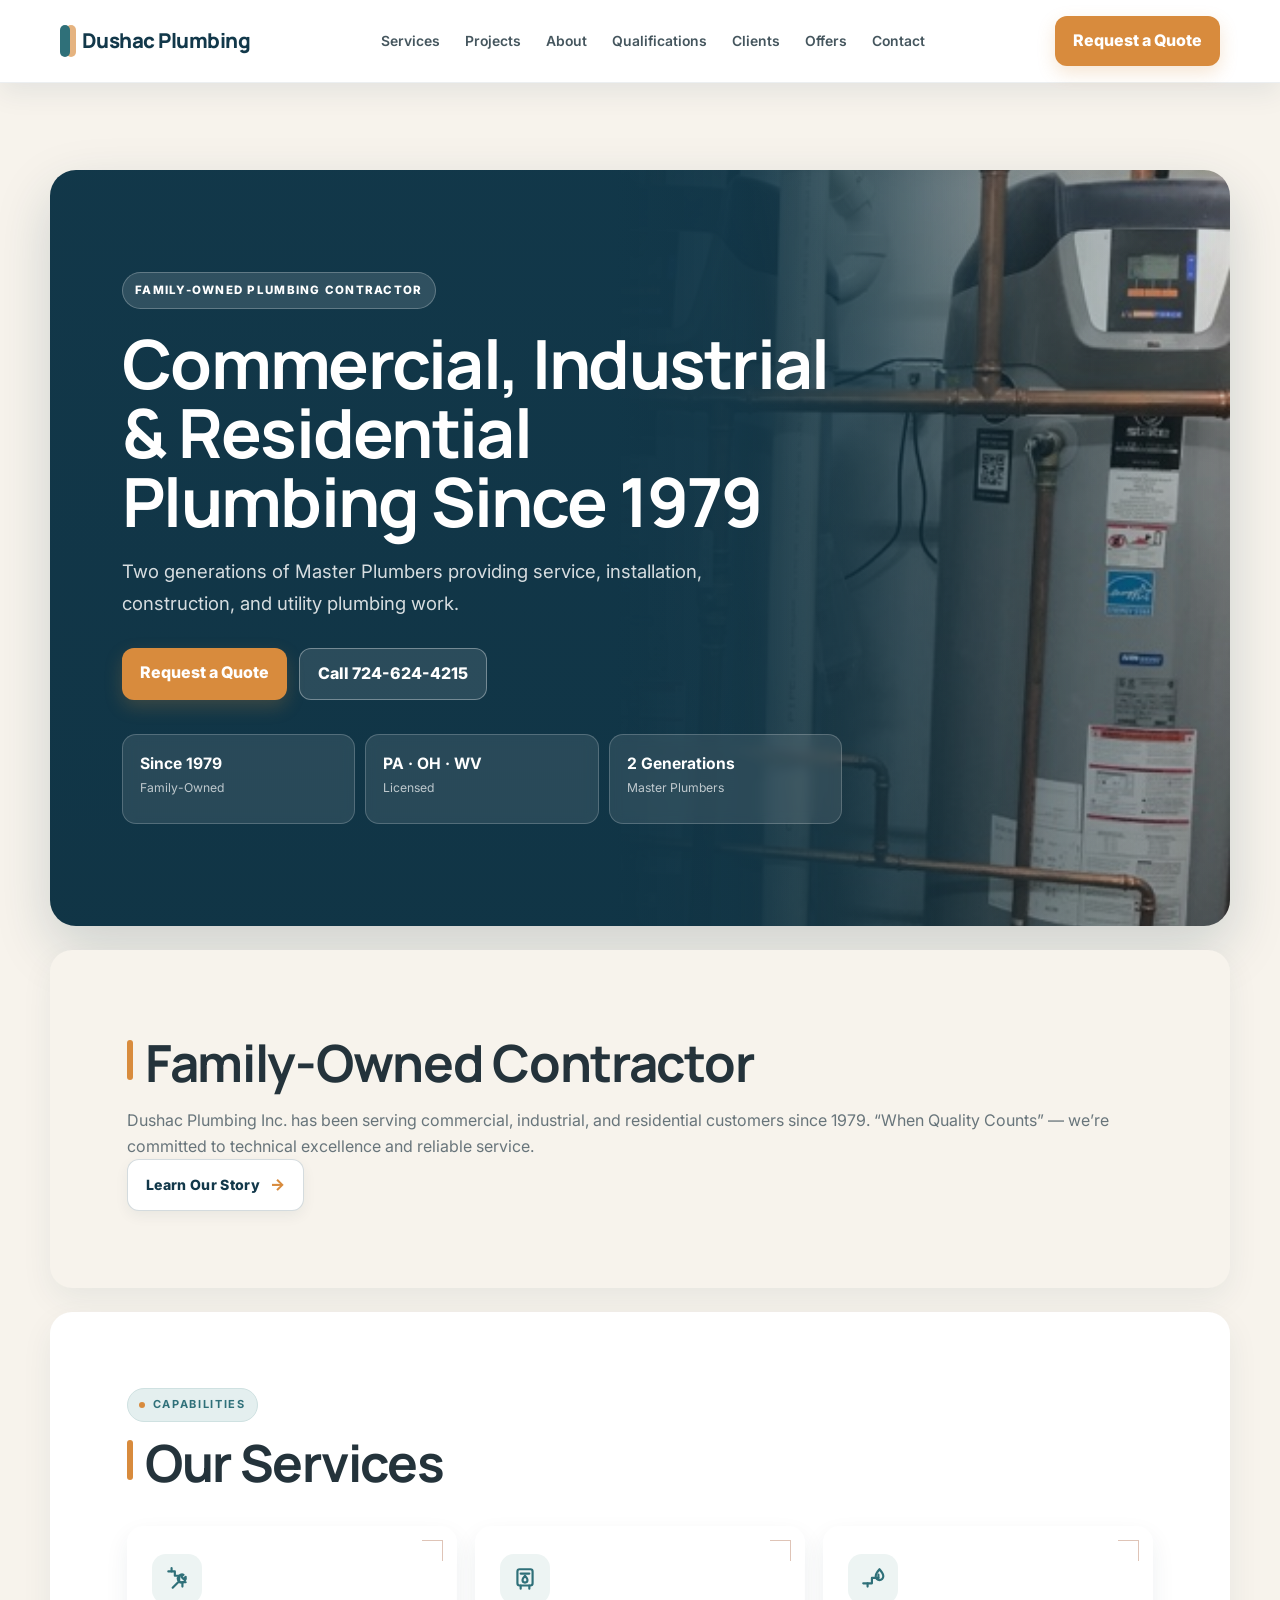
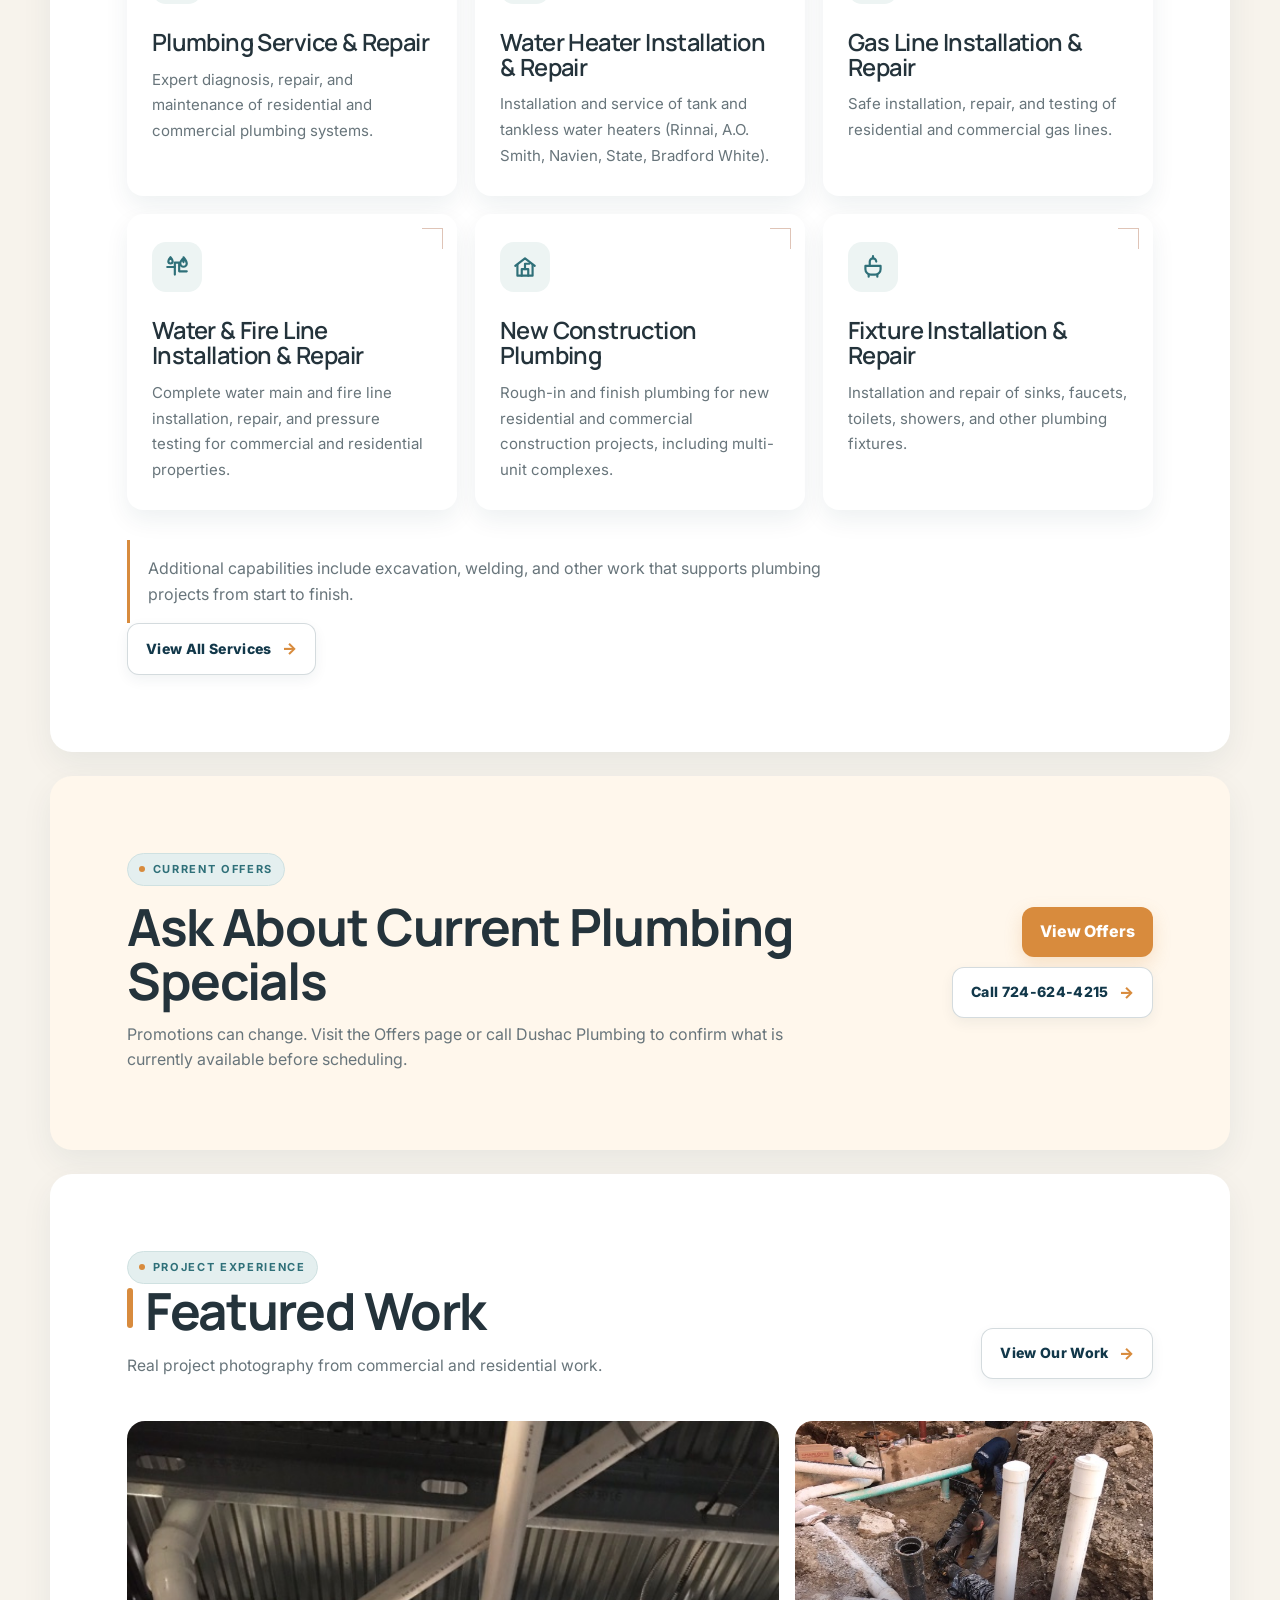
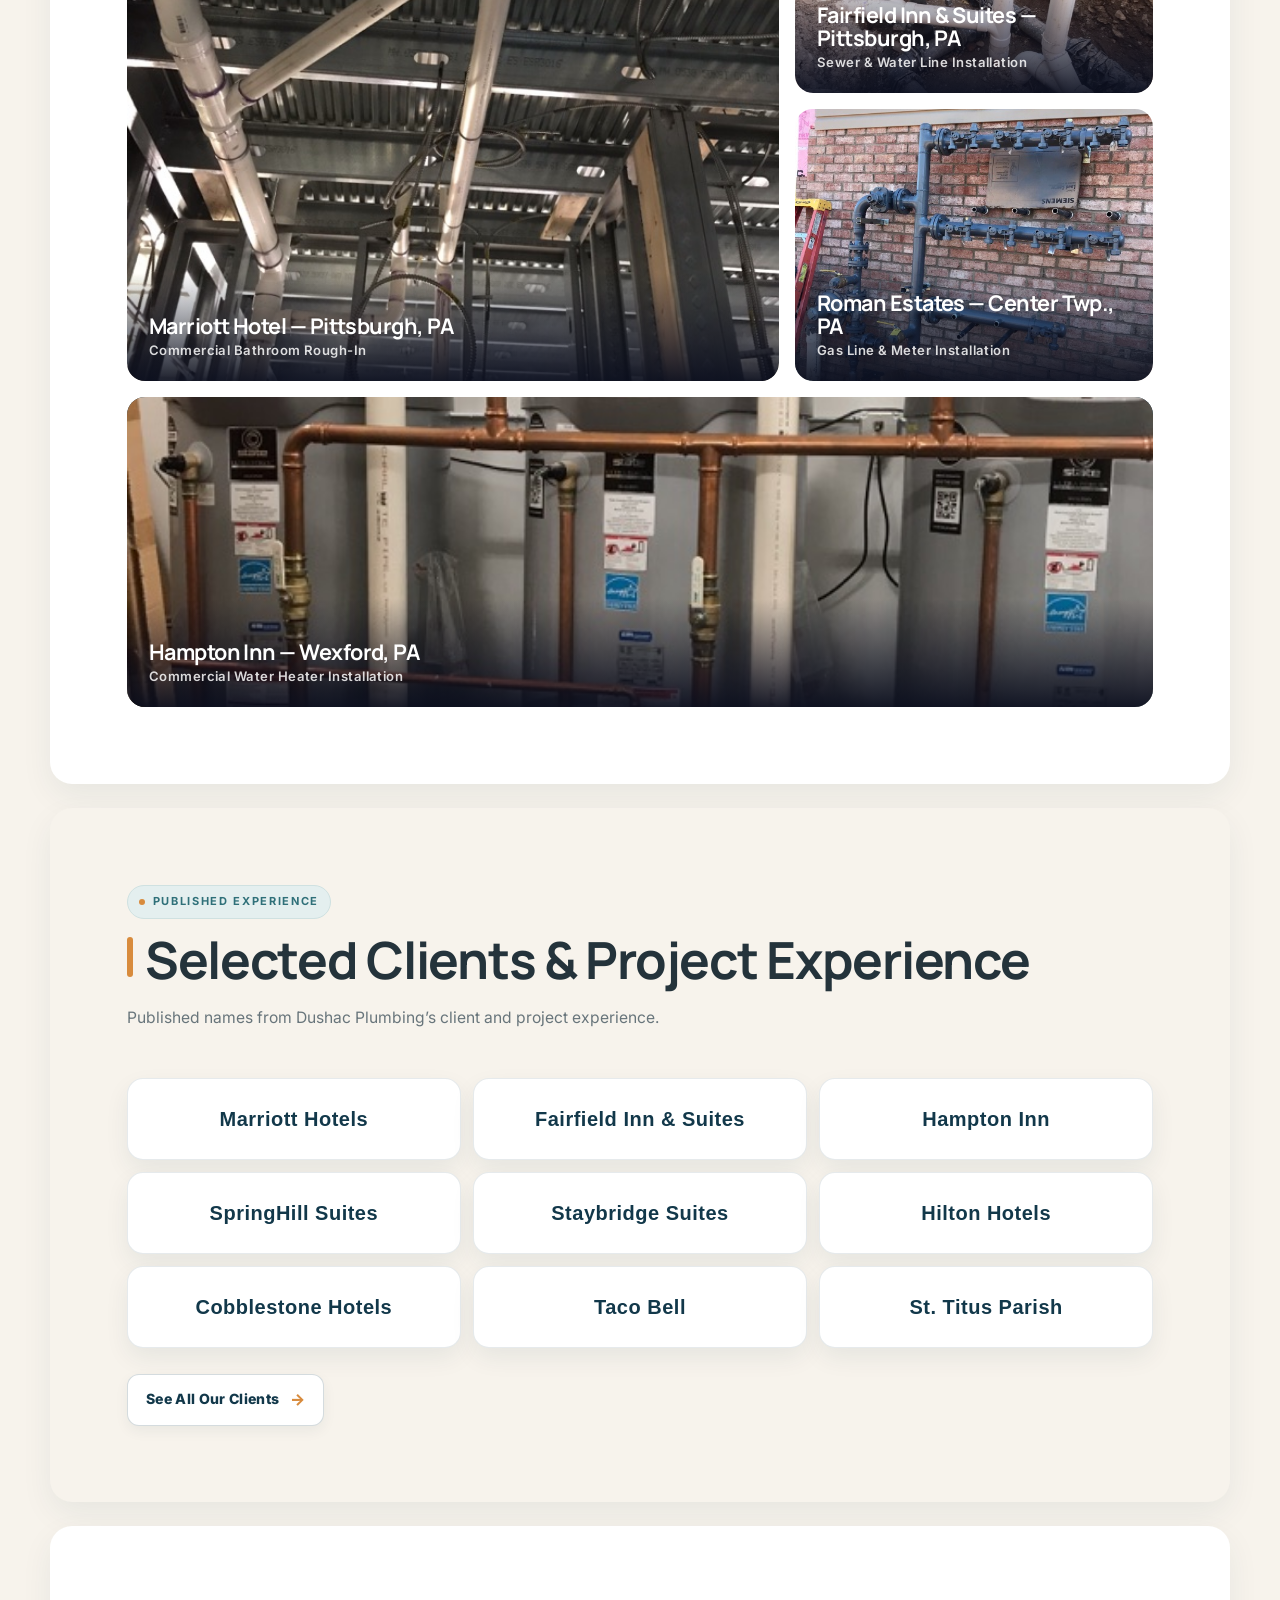
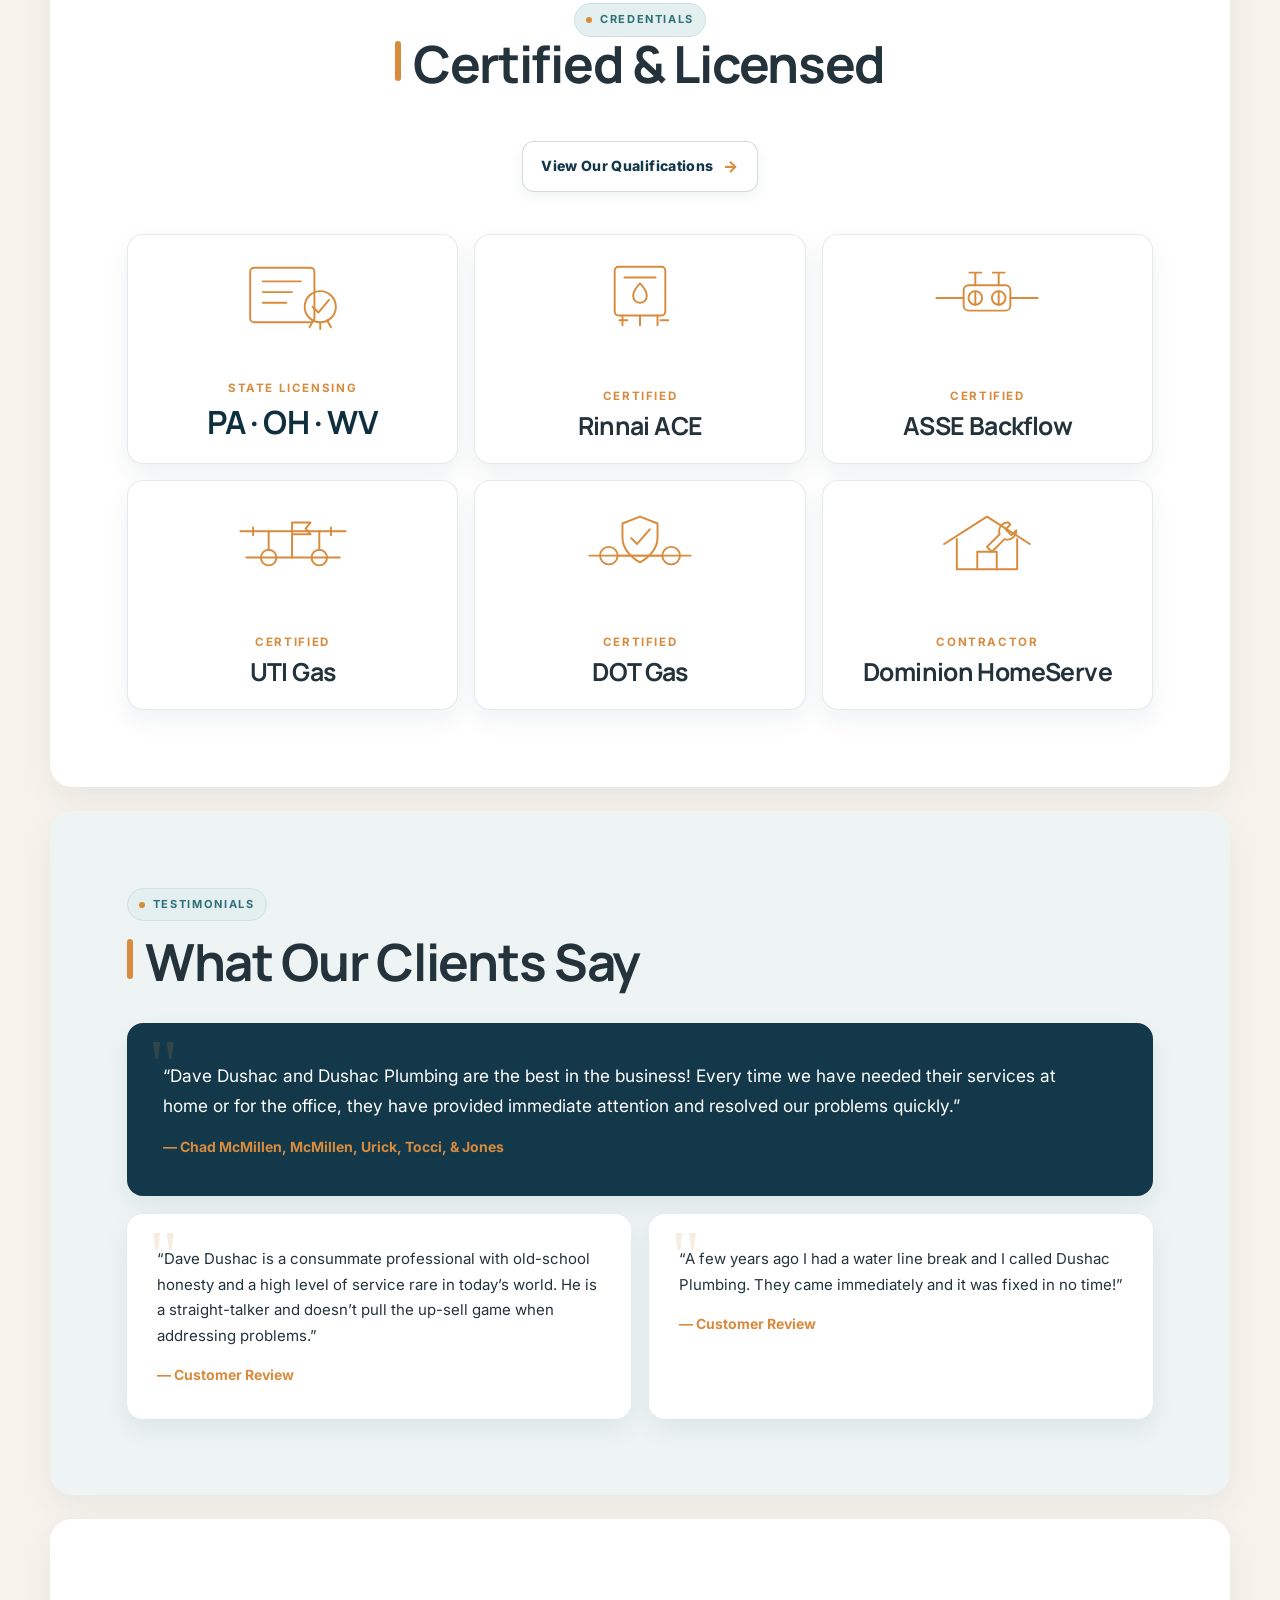
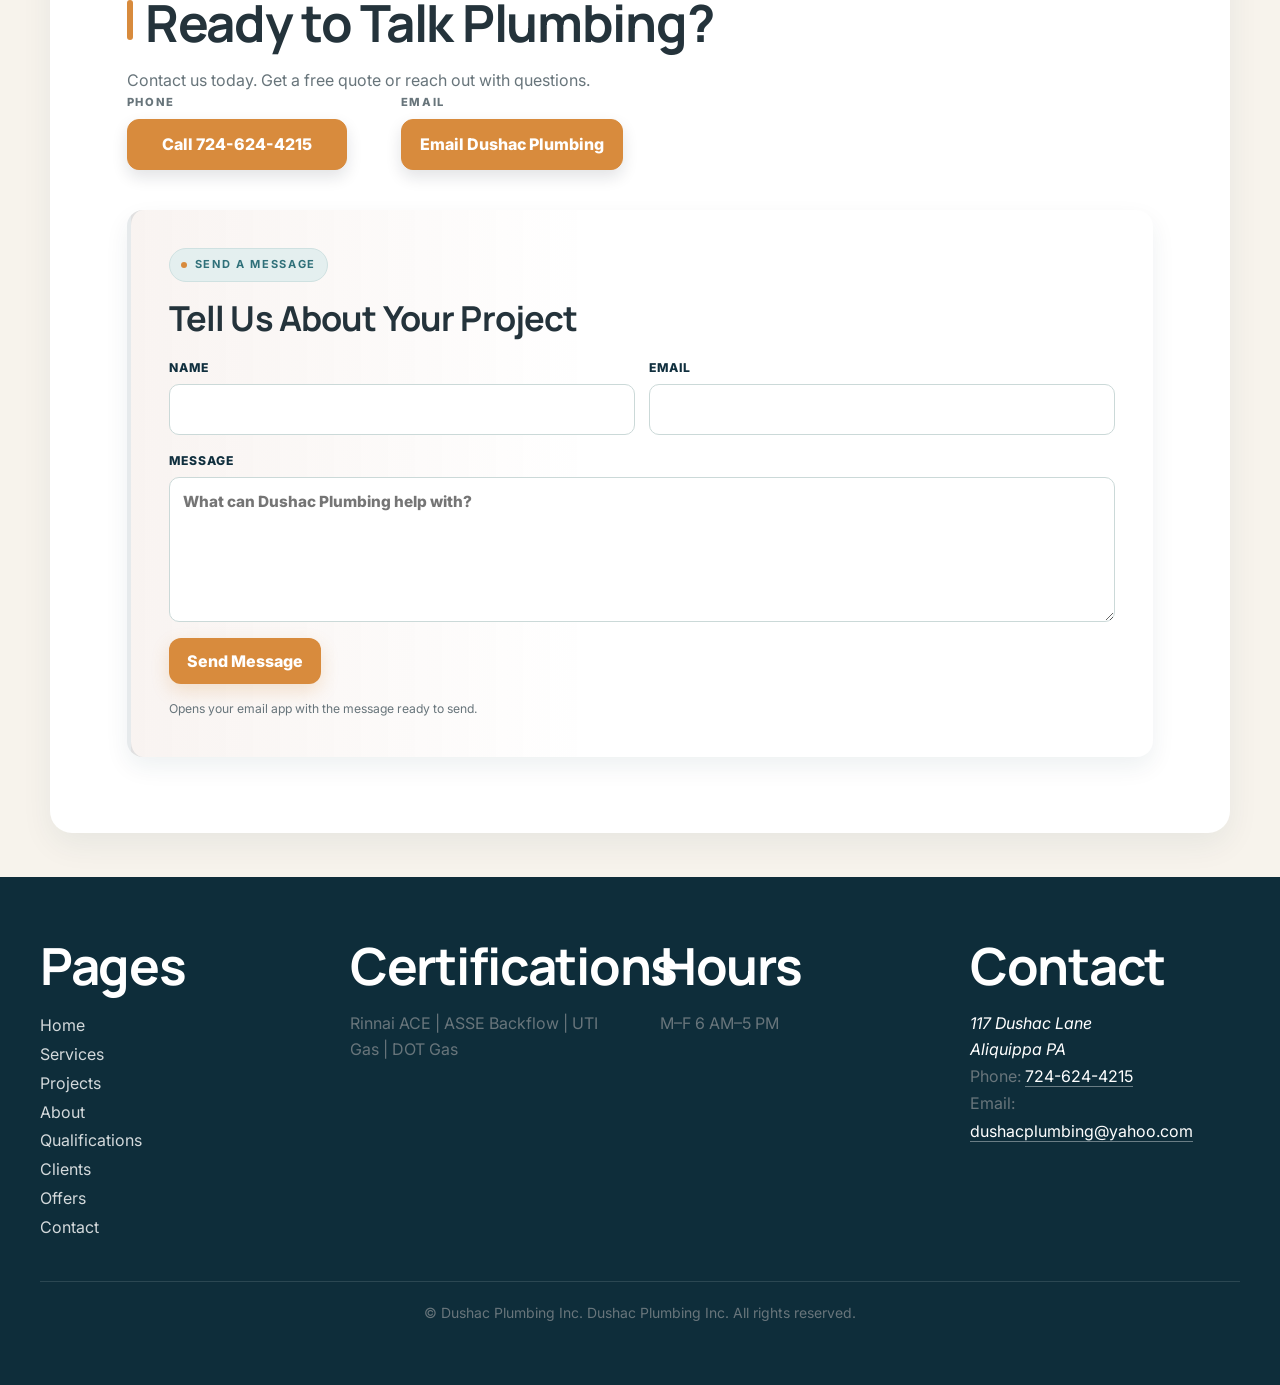
<file: docs/index.html>
<!DOCTYPE html>
<html lang="en">
<head>
  <meta charset="UTF-8">
  <meta name="viewport" content="width=device-width, initial-scale=1.0">
  <title>Dushac Plumbing | Commercial, Industrial &amp; Residential Plumbing Since 1979</title>
  <meta name="description" content="Dushac Plumbing Inc. is a licensed plumbing contractor providing commercial, industrial, and residential plumbing services since 1979.">
  <link rel="stylesheet" href="styles.css">
</head>
<body> 
<header class="site-header" id="top">
    <div class="header-inner">
      <a class="logo" href="index.html" aria-label="Dushac Plumbing home">Dushac Plumbing</a>

      <button class="menu-toggle" type="button" aria-expanded="false" aria-controls="primary-nav" aria-label="Toggle navigation menu">
        <span class="menu-toggle-icon" aria-hidden="true"></span>
        <span class="menu-toggle-icon" aria-hidden="true"></span>
        <span class="menu-toggle-icon" aria-hidden="true"></span>
        <span class="menu-toggle-label">Menu</span>
      </button>

      <nav class="primary-nav" id="primary-nav" aria-label="Primary">
        <ul>
          <li><a href="services.html">Services</a></li>
          <li><a href="projects.html">Projects</a></li>
          <li><a href="about.html">About</a></li>
          <li><a href="qualifications.html">Qualifications</a></li>
          <li><a href="clients.html">Clients</a></li>
                    <li><a href="offers.html">Offers</a></li>
          <li><a href="contact.html">Contact</a></li>
        </ul>
      </nav>

      <a class="btn btn-copper header-cta" href="#contact-cta">Request a Quote</a>
    </div>
  </header>

  <main id="main-content">
    <section id="hero" class="section section-hero" aria-labelledby="hero-title">
      <div class="hero-content">
        <p class="hero-eyebrow">Family-Owned Plumbing Contractor</p>
        <h1 id="hero-title">Commercial, Industrial &amp; Residential Plumbing Since 1979</h1>
        <p class="hero-lede">Two generations of Master Plumbers providing service, installation, construction, and utility plumbing work.</p>
        <div class="hero-actions">
          <a class="btn btn-copper" href="#contact-cta">Request a Quote</a>
          <a class="btn btn-hero-secondary" href="tel:+17246244215">Call 724-624-4215</a>
        </div>
        <div class="hero-proof-grid" aria-label="Dushac Plumbing highlights">
          <div class="hero-proof-card">
            <strong>Since 1979</strong>
            <span>Family-Owned</span>
          </div>
          <div class="hero-proof-card">
            <strong>PA · OH · WV</strong>
            <span>Licensed</span>
          </div>
          <div class="hero-proof-card">
            <strong>2 Generations</strong>
            <span>Master Plumbers</span>
          </div>
        </div>
      </div>
    </section>

<section id="company-overview" class="section section-overview" aria-labelledby="company-overview-title">
      <h2 id="company-overview-title">Family-Owned Contractor</h2>
      <p>Dushac Plumbing Inc. has been serving commercial, industrial, and residential customers since 1979. &ldquo;When Quality Counts&rdquo; &mdash; we&rsquo;re committed to technical excellence and reliable service.</p>
      <p><a class="btn btn-outline" href="about.html">Learn Our Story</a></p>
    </section>

    <section id="services-teaser" class="section section-services" aria-labelledby="services-teaser-title">
      <p class="section-kicker">Capabilities</p>
      <h2 id="services-teaser-title">Our Services</h2>
      <div class="service-cards">
        <article class="service-card">
          <svg class="service-icon" viewBox="0 0 24 24" fill="none" stroke="currentColor" stroke-width="2" role="img" aria-label="Pipe and wrench plumbing repair illustration">
            <path d="M4 5h6v4h4v6h6"/>
            <path d="M7 5V2M17 15v4"/>
            <path d="M8 20l6-6"/>
            <path d="M13 13a4 4 0 0 1 5-5l-2 2 2 2 2-2a4 4 0 0 1-5 5"/>
          </svg>
          <h3>Plumbing Service &amp; Repair</h3>
          <p>Expert diagnosis, repair, and maintenance of residential and commercial plumbing systems.</p>
        </article>

        <article class="service-card">
          <svg class="service-icon" viewBox="0 0 24 24" fill="none" stroke="currentColor" stroke-width="2" role="img" aria-label="Water heater with water connection illustration">
            <rect x="5" y="3" width="14" height="15" rx="2"/>
            <path d="M8 7h8M8 18v3M16 18v3"/>
            <path d="M12 9c1.6 1.8 2.3 2.9 2.3 4a2.3 2.3 0 0 1-4.6 0c0-1.1.7-2.2 2.3-4Z"/>
          </svg>
          <h3>Water Heater Installation &amp; Repair</h3>
          <p>Installation and service of tank and tankless water heaters (Rinnai, A.O. Smith, Navien, State, Bradford White).</p>
        </article>

        <article class="service-card">
          <svg class="service-icon" viewBox="0 0 24 24" fill="none" stroke="currentColor" stroke-width="2" role="img" aria-label="Gas line with flame illustration">
            <path d="M3 16h8v-5h6"/>
            <path d="M7 16v3M17 11V8"/>
            <path d="M18 3c2.4 2.7 3.5 4.7 3.5 6.5a3.5 3.5 0 0 1-7 0c0-1.8 1.1-3.8 3.5-6.5Z"/>
          </svg>
          <h3>Gas Line Installation &amp; Repair</h3>
          <p>Safe installation, repair, and testing of residential and commercial gas lines.</p>
        </article>

        <article class="service-card">
          <svg class="service-icon" viewBox="0 0 24 24" fill="none" stroke="currentColor" stroke-width="2" role="img" aria-label="Water and fire line illustration">
            <path d="M3 12h7v-4h4v8h7"/>
            <path d="M10 12v7"/>
            <path d="M6 3c1.3 1.5 2 2.7 2 3.8a2 2 0 0 1-4 0C4 5.7 4.7 4.5 6 3Z"/>
            <path d="M18 3c2 2.3 3 4.1 3 5.8a3 3 0 0 1-6 0c0-1.5.8-2.8 2.1-4.2.1 1.4.5 2.2.9 2.8.5-1.5.4-2.9 0-4.4Z"/>
          </svg>
          <h3>Water &amp; Fire Line Installation &amp; Repair</h3>
          <p>Complete water main and fire line installation, repair, and pressure testing for commercial and residential properties.</p>
        </article>

        <article class="service-card">
          <svg class="service-icon" viewBox="0 0 24 24" fill="none" stroke="currentColor" stroke-width="2" role="img" aria-label="New construction plumbing house illustration">
            <path d="m3 11 9-7 9 7"/>
            <path d="M5 10v10h14V10"/>
            <path d="M9 20v-6h6v6"/>
            <path d="M12 14V9h4"/>
          </svg>
          <h3>New Construction Plumbing</h3>
          <p>Rough-in and finish plumbing for new residential and commercial construction projects, including multi-unit complexes.</p>
        </article>

        <article class="service-card">
          <svg class="service-icon" viewBox="0 0 24 24" fill="none" stroke="currentColor" stroke-width="2" role="img" aria-label="Sink and faucet fixture illustration">
            <path d="M5 11h14v3a5 5 0 0 1-5 5h-4a5 5 0 0 1-5-5v-3Z"/>
            <path d="M9 11V7a3 3 0 0 1 6 0"/>
            <path d="M12 4V2M8 19v2M16 19v2"/>
          </svg>
          <h3>Fixture Installation &amp; Repair</h3>
          <p>Installation and repair of sinks, faucets, toilets, showers, and other plumbing fixtures.</p>
        </article>
      </div>
      <p class="section-note">Additional capabilities include excavation, welding, and other work that supports plumbing projects from start to finish.</p>
      <p><a class="btn btn-outline" href="services.html">View All Services</a></p>
    </section>

    <section id="offers-preview" class="section section-offers-preview" aria-labelledby="offers-preview-title">
      <div class="offers-preview-copy">
        <p class="section-kicker">Current Offers</p>
        <h2 id="offers-preview-title">Ask About Current Plumbing Specials</h2>
        <p>Promotions can change. Visit the Offers page or call Dushac Plumbing to confirm what is currently available before scheduling.</p>
      </div>
      <div class="offers-preview-actions">
        <a class="btn btn-copper" href="offers.html">View Offers</a>
        <a class="btn btn-outline" href="tel:+17246244215">Call 724-624-4215</a>
      </div>
    </section>

    <section id="featured-projects" class="section section-projects" aria-labelledby="featured-projects-title">
      <div class="section-heading-row">
        <div>
          <p class="section-kicker">Project Experience</p>
          <h2 id="featured-projects-title">Featured Work</h2>
          <p class="section-deck">Real project photography from commercial and residential work.</p>
        </div>
        <a class="btn btn-outline section-heading-link" href="projects.html">View Our Work</a>
      </div>
      <div class="featured-gallery">
        <article class="featured-card featured-card-lead">
          <figure class="project-figure">
            <img src="images/projects/marriott-pittsburgh-bathroom-rough-in.jpg" alt="Marriott Hotel commercial bathroom rough-in in Pittsburgh, PA" loading="lazy" width="600" height="800">
            <figcaption class="project-caption">
              <span class="project-place">Marriott Hotel — Pittsburgh, PA</span>
              <span class="project-scope">Commercial Bathroom Rough-In</span>
            </figcaption>
          </figure>
        </article>
        <article class="featured-card">
          <figure class="project-figure">
            <img src="images/projects/fairfield-pittsburgh-sewer-water-line.jpg" alt="Fairfield Inn &amp; Suites sewer and water line installation in Pittsburgh, PA" loading="lazy" width="600" height="800">
            <figcaption class="project-caption">
              <span class="project-place">Fairfield Inn &amp; Suites — Pittsburgh, PA</span>
              <span class="project-scope">Sewer &amp; Water Line Installation</span>
            </figcaption>
          </figure>
        </article>
        <article class="featured-card">
          <figure class="project-figure">
            <img src="images/projects/roman-estates-gas-line-meter.jpg" alt="Roman Estates apartment complex gas line and meter installation in Center Twp., PA" loading="lazy" width="600" height="800">
            <figcaption class="project-caption">
              <span class="project-place">Roman Estates — Center Twp., PA</span>
              <span class="project-scope">Gas Line &amp; Meter Installation</span>
            </figcaption>
          </figure>
        </article>
        <article class="featured-card featured-card-wide">
          <figure class="project-figure">
            <img src="images/projects/hampton-wexford-water-heater.jpg" alt="Hampton Inn commercial water heater installation in Wexford, PA" loading="lazy" width="600" height="800">
            <figcaption class="project-caption">
              <span class="project-place">Hampton Inn — Wexford, PA</span>
              <span class="project-scope">Commercial Water Heater Installation</span>
            </figcaption>
          </figure>
        </article>
      </div>
    </section>

    <section id="client-logos" class="section section-clients" aria-labelledby="client-logos-title">
      <p class="section-kicker">Published Experience</p>
      <h2 id="client-logos-title">Selected Clients &amp; Project Experience</h2>
      <p class="section-deck">Published names from Dushac Plumbing&rsquo;s client and project experience.</p>
      <div class="client-logos-slot" data-client-logos-slot>
        <div class="client-badge-grid">
          <div class="client-badge">Marriott Hotels</div>
          <div class="client-badge">Fairfield Inn &amp; Suites</div>
          <div class="client-badge">Hampton Inn</div>
          <div class="client-badge">SpringHill Suites</div>
          <div class="client-badge">Staybridge Suites</div>
          <div class="client-badge">Hilton Hotels</div>
          <div class="client-badge">Cobblestone Hotels</div>
          <div class="client-badge">Taco Bell</div>
          <div class="client-badge">St. Titus Parish</div>
        </div>
      </div>
      <p><a class="btn btn-outline" href="clients.html">See All Our Clients</a></p>
    </section>

    <section id="qualifications-preview" class="section section-qualifications" aria-labelledby="qualifications-preview-title">
      <div class="section-heading-row">
        <div>
          <p class="section-kicker">Credentials</p>
          <h2 id="qualifications-preview-title">Certified &amp; Licensed</h2>
        </div>
        <a class="btn btn-outline section-heading-link" href="qualifications.html">View Our Qualifications</a>
      </div>
      <div class="qualification-grid qualification-grid-visual">
        <article class="qualification-card qualification-card-wide">
          <div class="qualification-mini-visual"><svg viewBox="0 0 120 76" role="img" aria-label="State license document and approval seal illustration"><rect x="16" y="9" width="66" height="56" rx="4"/><path d="M29 23h39M29 34h30M29 45h24"/><circle cx="88" cy="49" r="16"/><path d="m80 49 6 6 11-13"/><path d="M88 65v7M81 63l-4 7M95 63l4 7"/></svg></div>
          <span class="qualification-label">State Licensing</span>
          <strong>PA · OH · WV</strong>
        </article>
        <article class="qualification-card">
          <div class="qualification-mini-visual"><svg viewBox="0 0 120 76" role="img" aria-label="Tankless water heater with water and gas connections illustration"><rect x="34" y="8" width="52" height="50" rx="4"/><path d="M44 19h32M42 58v10M60 58v10M78 58v10"/><path d="M60 25c5 5 7 9 7 13a7 7 0 0 1-14 0c0-4 2-8 7-13Z"/><path d="M47 63h-8M81 63h8"/></svg></div>
          <span class="qualification-label">Certified</span>
          <strong>Rinnai ACE</strong>
        </article>
        <article class="qualification-card">
          <div class="qualification-mini-visual"><svg viewBox="0 0 120 76" role="img" aria-label="Backflow prevention valve assembly illustration"><path d="M8 40h28M84 40h28"/><rect x="36" y="27" width="48" height="26" rx="5"/><circle cx="48" cy="40" r="7"/><circle cx="72" cy="40" r="7"/><path d="M48 33v14M72 33v14M48 27V14M72 27V14M42 14h12M66 14h12"/></svg></div>
          <span class="qualification-label">Certified</span>
          <strong>ASSE Backflow</strong>
        </article>
        <article class="qualification-card">
          <div class="qualification-mini-visual"><svg viewBox="0 0 120 76" role="img" aria-label="Underground gas utility line with locator marker illustration"><path d="M6 27h108"/><path d="M12 54h96"/><circle cx="35" cy="54" r="8"/><circle cx="87" cy="54" r="8"/><path d="M35 46V27M87 46V27"/><path d="M59 54V18M59 18h19l-5 6 5 6H59"/><path d="M19 31v-8M99 31v-8"/></svg></div>
          <span class="qualification-label">Certified</span>
          <strong>UTI Gas</strong>
        </article>
        <article class="qualification-card">
          <div class="qualification-mini-visual"><svg viewBox="0 0 120 76" role="img" aria-label="Regulated gas pipeline with compliance shield illustration"><path d="M8 52h104"/><circle cx="28" cy="52" r="9"/><circle cx="92" cy="52" r="9"/><path d="M37 52h46"/><path d="M60 12 78 19v14c0 12-8 20-18 26-10-6-18-14-18-26V19l18-7Z"/><path d="m51 34 6 6 13-15"/></svg></div>
          <span class="qualification-label">Certified</span>
          <strong>DOT Gas</strong>
        </article>
        <article class="qualification-card">
          <div class="qualification-mini-visual"><svg viewBox="0 0 120 76" role="img" aria-label="Home service contractor house and wrench illustration"><path d="m16 40 44-28 44 28"/><path d="M29 35v31h62V35"/><path d="M50 66V48h20v18"/><path d="M82 18a9 9 0 0 0-9 12L60 43l5 5 13-13a9 9 0 0 0 12-9l-5 5-6-6 5-5a9 9 0 0 0-2-2Z"/></svg></div>
          <span class="qualification-label">Contractor</span>
          <strong>Dominion HomeServe</strong>
        </article>
      </div>
    </section>

    <section id="testimonials-preview" class="section section-testimonials" aria-labelledby="testimonials-preview-title">
      <p class="section-kicker">Testimonials</p>
      <h2 id="testimonials-preview-title">What Our Clients Say</h2>
      <div class="testimonial-grid" data-testimonials-slot>
        <blockquote class="testimonial">
          <p>&ldquo;Dave Dushac and Dushac Plumbing are the best in the business! Every time we have needed their services at home or for the office, they have provided immediate attention and resolved our problems quickly.&rdquo;</p>
          <footer>&mdash; Chad McMillen, McMillen, Urick, Tocci, &amp; Jones</footer>
        </blockquote>
        <blockquote class="testimonial">
          <p>&ldquo;Dave Dushac is a consummate professional with old-school honesty and a high level of service rare in today&rsquo;s world. He is a straight-talker and doesn&rsquo;t pull the up-sell game when addressing problems.&rdquo;</p>
          <footer>&mdash; Customer Review</footer>
        </blockquote>
        <blockquote class="testimonial">
          <p>&ldquo;A few years ago I had a water line break and I called Dushac Plumbing. They came immediately and it was fixed in no time!&rdquo;</p>
          <footer>&mdash; Customer Review</footer>
        </blockquote>
      </div>
    </section>

    <section id="contact-cta" class="section section-contact" aria-labelledby="contact-cta-title">
      <h2 id="contact-cta-title">Ready to Talk Plumbing?</h2>
      <p>Contact us today. Get a free quote or reach out with questions.</p>
      <ul class="contact-methods">
        <li><span class="contact-method-label">Phone</span><a class="btn btn-copper contact-action contact-phone" href="tel:+17246244215">Call 724-624-4215</a></li>
        <li><span class="contact-method-label">Email</span><a class="btn btn-copper contact-action" href="mailto:dushacplumbing@yahoo.com">Email Dushac Plumbing</a></li>
      </ul>

      <div class="contact-cta-block message-panel">
        <p class="section-kicker">Send a Message</p>
        <h3>Tell Us About Your Project</h3>
        <form class="message-form" id="home-message-form" data-recipient="dushacplumbing@yahoo.com">
          <div class="message-form-row">
            <label>
              <span>Name</span>
              <input type="text" name="name" autocomplete="name" required>
            </label>
            <label>
              <span>Email</span>
              <input type="email" name="email" autocomplete="email" required>
            </label>
          </div>
          <label>
            <span>Message</span>
            <textarea name="message" rows="5" required placeholder="What can Dushac Plumbing help with?"></textarea>
          </label>
          <button class="btn btn-copper" type="submit">Send Message</button>
          <p class="message-form-note">Opens your email app with the message ready to send.</p>
        </form>
      </div>
    </section>
  </main>

  <footer id="footer" class="site-footer">
    <div class="footer-grid">
      <section class="footer-block" aria-labelledby="footer-links-title">
        <h2 id="footer-links-title">Pages</h2>
        <ul>
          <li><a href="index.html">Home</a></li>
          <li><a href="services.html">Services</a></li>
          <li><a href="projects.html">Projects</a></li>
          <li><a href="about.html">About</a></li>
          <li><a href="qualifications.html">Qualifications</a></li>
          <li><a href="clients.html">Clients</a></li>
                    <li><a href="offers.html">Offers</a></li>
          <li><a href="contact.html">Contact</a></li>
        </ul>
      </section>

      <section class="footer-block" aria-labelledby="footer-certs-title">
        <h2 id="footer-certs-title">Certifications</h2>
        <p>Rinnai ACE | ASSE Backflow | UTI Gas | DOT Gas</p>
      </section>

      <section class="footer-block" aria-labelledby="footer-hours-title">
        <h2 id="footer-hours-title">Hours</h2>
        <p>M&ndash;F 6 AM&ndash;5 PM</p>
      </section>

      <section class="footer-block" aria-labelledby="footer-contact-title">
        <h2 id="footer-contact-title">Contact</h2>
        <address>
          117 Dushac Lane<br>
          Aliquippa PA
        </address>
        <p>Phone: <a href="tel:+17246244215">724-624-4215</a></p>
        <p>Email: <a href="mailto:dushacplumbing@yahoo.com">dushacplumbing@yahoo.com</a></p>
      </section>
    </div>
    <p class="footer-copy">&copy; <span id="copyright-year">Dushac Plumbing Inc.</span> Dushac Plumbing Inc. All rights reserved.</p>
  </footer>

  <script src="script.js"></script>
</body>
</html>
</file>
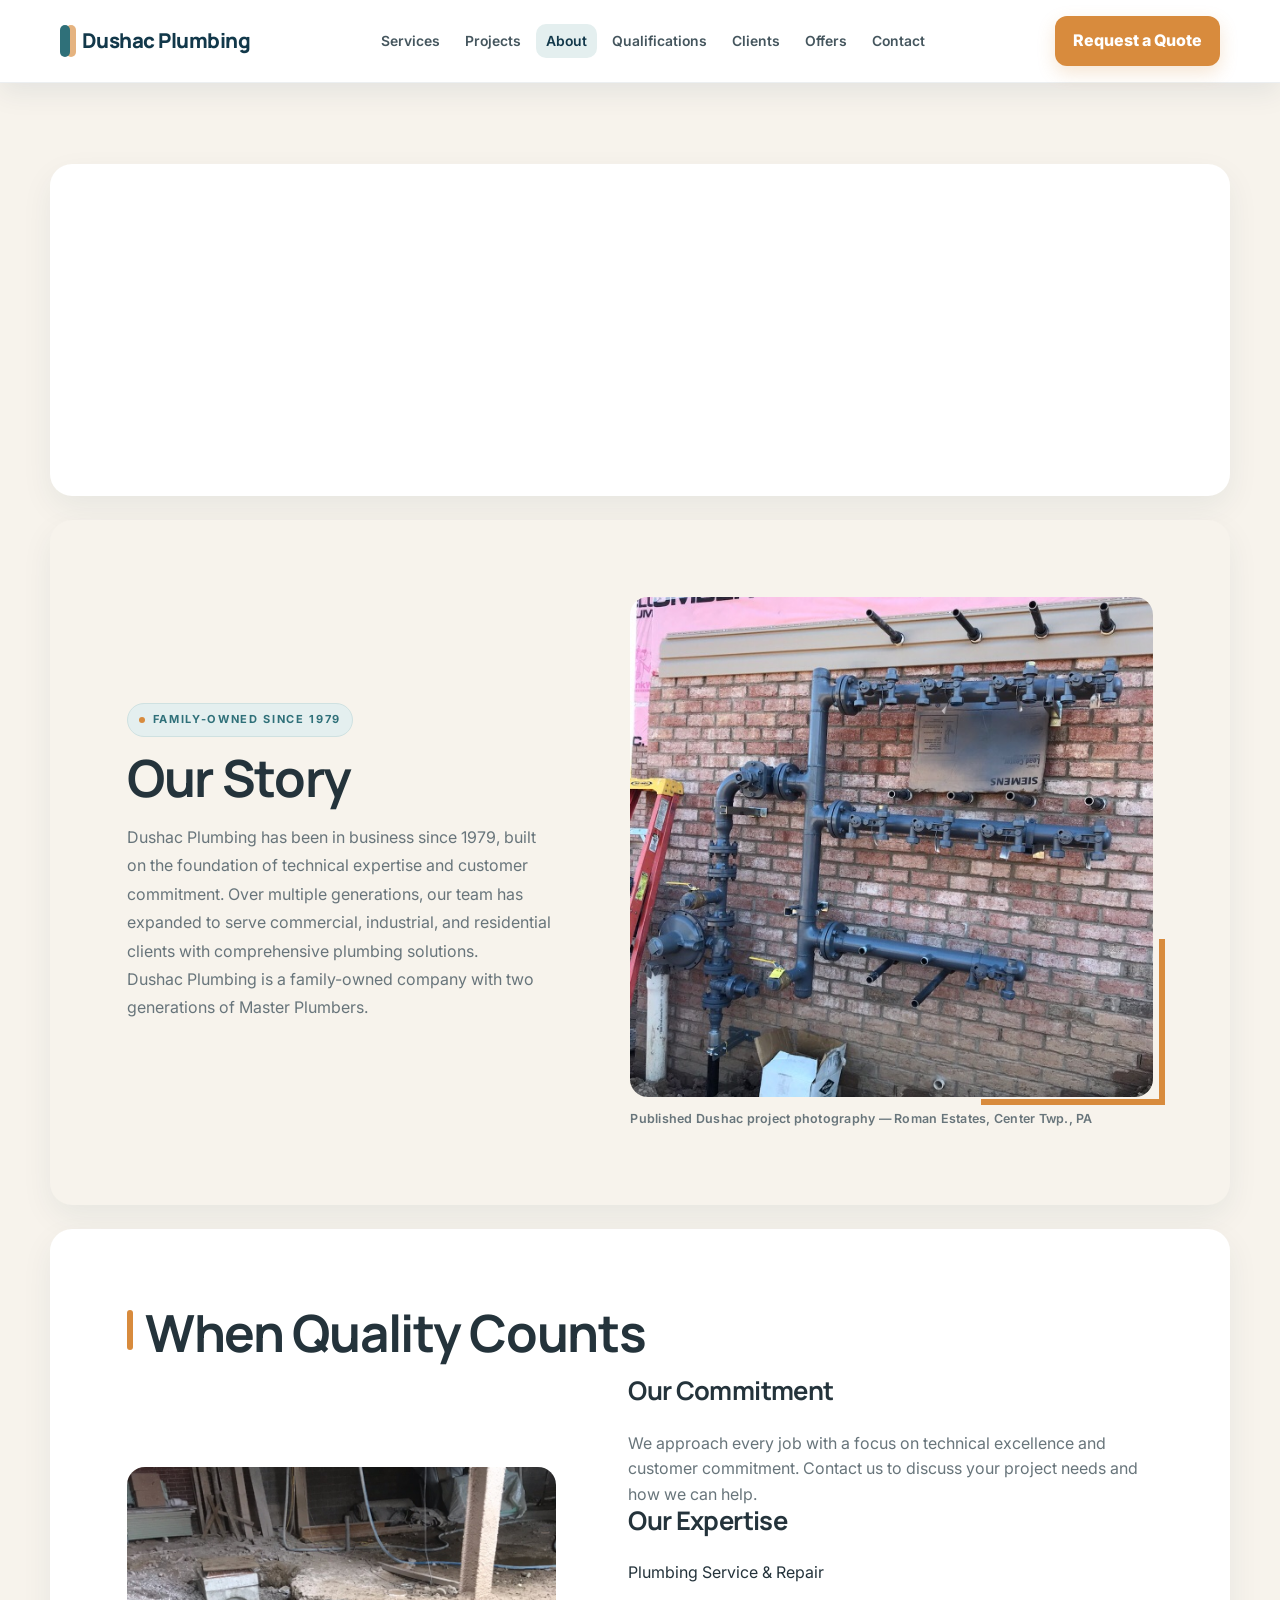
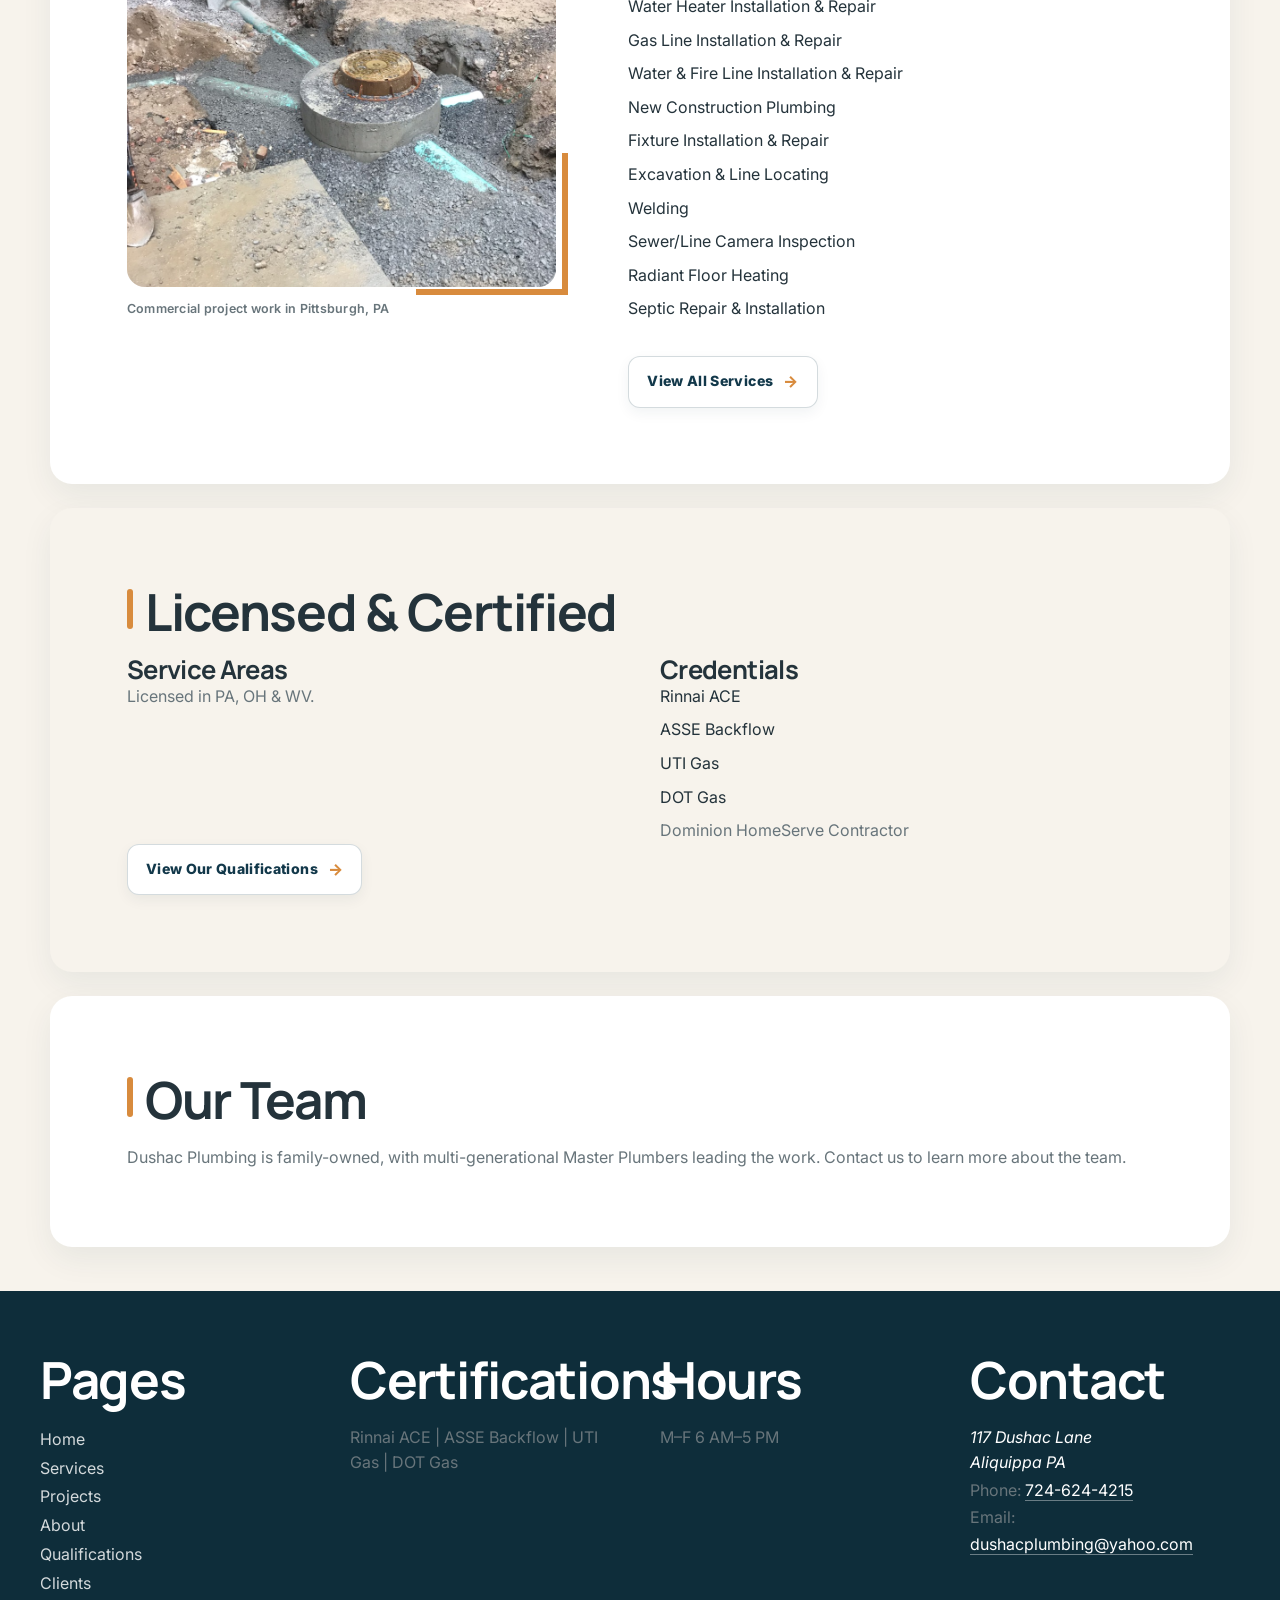
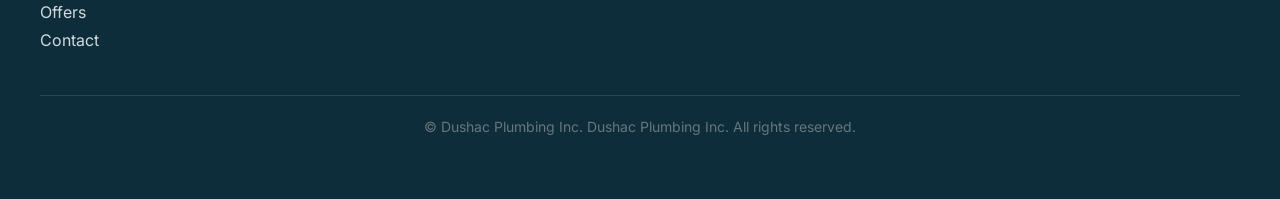
<file: docs/about.html>
<!DOCTYPE html>
<html lang="en">
<head>
  <meta charset="UTF-8">
  <meta name="viewport" content="width=device-width, initial-scale=1.0">
  <title>About Us | Dushac Plumbing</title>
  <meta name="description" content="Learn about Dushac Plumbing Inc., a family-owned plumbing contractor. Licensed in PA, OH &amp; WV. Since 1979.">
  <link rel="stylesheet" href="styles.css">
</head>
<body> 
<header class="site-header" id="top">
    <div class="header-inner">
      <a class="logo" href="index.html" aria-label="Dushac Plumbing home">Dushac Plumbing</a>

      <button class="menu-toggle" type="button" aria-expanded="false" aria-controls="primary-nav" aria-label="Toggle navigation menu">
        <span class="menu-toggle-icon" aria-hidden="true"></span>
        <span class="menu-toggle-icon" aria-hidden="true"></span>
        <span class="menu-toggle-icon" aria-hidden="true"></span>
        <span class="menu-toggle-label">Menu</span>
      </button>

      <nav class="primary-nav" id="primary-nav" aria-label="Primary">
        <ul>
          <li><a href="services.html">Services</a></li>
          <li><a href="projects.html">Projects</a></li>
          <li><a href="about.html" aria-current="page">About</a></li>
          <li><a href="qualifications.html">Qualifications</a></li>
          <li><a href="clients.html">Clients</a></li>
                    <li><a href="offers.html">Offers</a></li>
          <li><a href="contact.html">Contact</a></li>
        </ul>
      </nav>

      <a class="btn btn-copper header-cta" href="index.html#contact-cta">Request a Quote</a>
    </div>
  </header>

  <main id="main-content">
    <section id="about-intro" class="section section-services-hub" aria-labelledby="about-title">
      <h1 id="about-title">About Dushac Plumbing Inc.</h1>
      <p class="page-intro-deck">Since 1979, we&rsquo;ve been delivering quality plumbing services for commercial, industrial, and residential clients.</p>
    </section>

    <section id="our-story" class="section section-overview about-story-section" aria-labelledby="our-story-title">
      <div class="about-story-copy">
        <p class="section-kicker">Family-Owned Since 1979</p>
        <h2 id="our-story-title">Our Story</h2>
        <p>Dushac Plumbing has been in business since 1979, built on the foundation of technical expertise and customer commitment. Over multiple generations, our team has expanded to serve commercial, industrial, and residential clients with comprehensive plumbing solutions.</p>
        <p>Dushac Plumbing is a family-owned company with two generations of Master Plumbers.</p>
      </div>
      <figure class="about-story-photo">
        <img src="images/projects/roman-estates-gas-line-meter.jpg" alt="Roman Estates gas line and meter installation in Center Twp., PA" loading="lazy">
        <figcaption>Published Dushac project photography — Roman Estates, Center Twp., PA</figcaption>
      </figure>
    </section>

    <section id="when-quality-counts" class="section section-services" aria-labelledby="when-quality-counts-title">
      <h2 id="when-quality-counts-title">When Quality Counts</h2>
      <div class="about-quality-layout">
        <figure class="about-quality-photo">
          <img src="images/projects/pittsburgh-stormceptor-installation.jpg" alt="Stormceptor installation project in Pittsburgh, PA" loading="lazy">
          <figcaption>Commercial project work in Pittsburgh, PA</figcaption>
        </figure>
        <div class="about-quality-content">
        <div>
          <h3>Our Commitment</h3>
          <p>We approach every job with a focus on technical excellence and customer commitment. Contact us to discuss your project needs and how we can help.</p>
        </div>
        <div>
          <h3>Our Expertise</h3>
          <ul class="cert-list">
            <li>Plumbing Service &amp; Repair</li>
            <li>Water Heater Installation &amp; Repair</li>
            <li>Gas Line Installation &amp; Repair</li>
            <li>Water &amp; Fire Line Installation &amp; Repair</li>
            <li>New Construction Plumbing</li>
            <li>Fixture Installation &amp; Repair</li>
            <li>Excavation &amp; Line Locating</li>
            <li>Welding</li>
            <li>Sewer/Line Camera Inspection</li>
            <li>Radiant Floor Heating</li>
            <li>Septic Repair &amp; Installation</li>
          </ul>
          <p><a class="btn btn-outline" href="services.html">View All Services</a></p>
        </div>
      </div>
      </div>
    </section>

    <section id="licensed-certified" class="section section-qualifications" aria-labelledby="licensed-certified-title">
      <h2 id="licensed-certified-title">Licensed &amp; Certified</h2>
      <div class="two-column">
        <div>
          <h3>Service Areas</h3>
          <p>Licensed in PA, OH &amp; WV.</p>
        </div>
        <div>
          <h3>Credentials</h3>
          <ul class="cert-list">
            <li>Rinnai ACE</li>
            <li>ASSE Backflow</li>
            <li>UTI Gas</li>
            <li>DOT Gas</li>
          </ul>
          <p>Dominion HomeServe Contractor</p>
        </div>
      </div>
      <p><a class="btn btn-outline" href="qualifications.html">View Our Qualifications</a></p>
    </section>

    <section id="our-team" class="section section-overview" aria-labelledby="our-team-title">
      <h2 id="our-team-title">Our Team</h2>
      <p>Dushac Plumbing is family-owned, with multi-generational Master Plumbers leading the work. Contact us to learn more about the team.</p>
    </section>
  </main>

  <footer id="footer" class="site-footer">
    <div class="footer-grid">
      <section class="footer-block" aria-labelledby="footer-links-title">
        <h2 id="footer-links-title">Pages</h2>
        <ul>
          <li><a href="index.html">Home</a></li>
          <li><a href="services.html">Services</a></li>
          <li><a href="projects.html">Projects</a></li>
          <li><a href="about.html" aria-current="page">About</a></li>
          <li><a href="qualifications.html">Qualifications</a></li>
          <li><a href="clients.html">Clients</a></li>
                    <li><a href="offers.html">Offers</a></li>
          <li><a href="contact.html">Contact</a></li>
        </ul>
      </section>

      <section class="footer-block" aria-labelledby="footer-certs-title">
        <h2 id="footer-certs-title">Certifications</h2>
        <p>Rinnai ACE | ASSE Backflow | UTI Gas | DOT Gas</p>
      </section>

      <section class="footer-block" aria-labelledby="footer-hours-title">
        <h2 id="footer-hours-title">Hours</h2>
        <p>M&ndash;F 6 AM&ndash;5 PM</p>
      </section>

      <section class="footer-block" aria-labelledby="footer-contact-title">
        <h2 id="footer-contact-title">Contact</h2>
        <address>
          117 Dushac Lane<br>
          Aliquippa PA
        </address>
        <p>Phone: <a href="tel:+17246244215">724-624-4215</a></p>
        <p>Email: <a href="mailto:dushacplumbing@yahoo.com">dushacplumbing@yahoo.com</a></p>
      </section>
    </div>
    <p class="footer-copy">&copy; <span id="copyright-year">Dushac Plumbing Inc.</span> Dushac Plumbing Inc. All rights reserved.</p>
  </footer>

  <script src="script.js"></script>
</body>
</html>
</file>
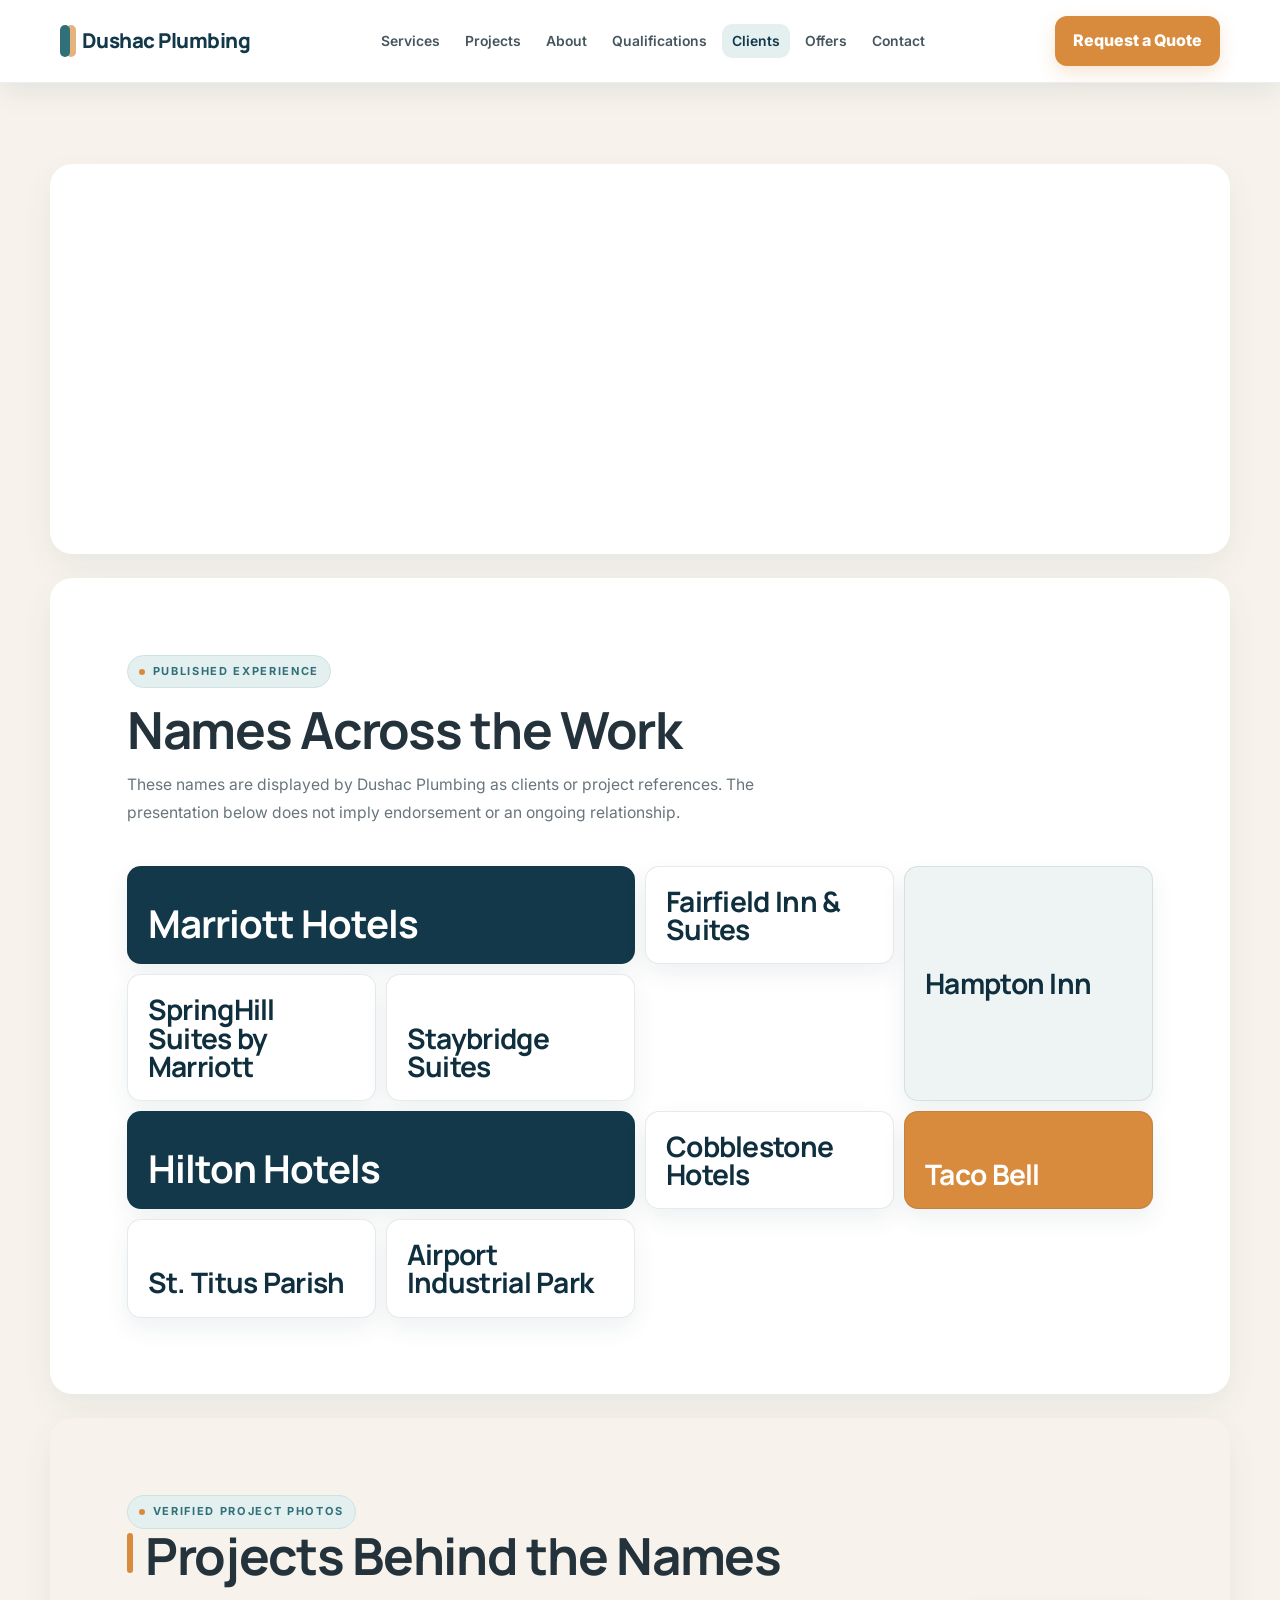
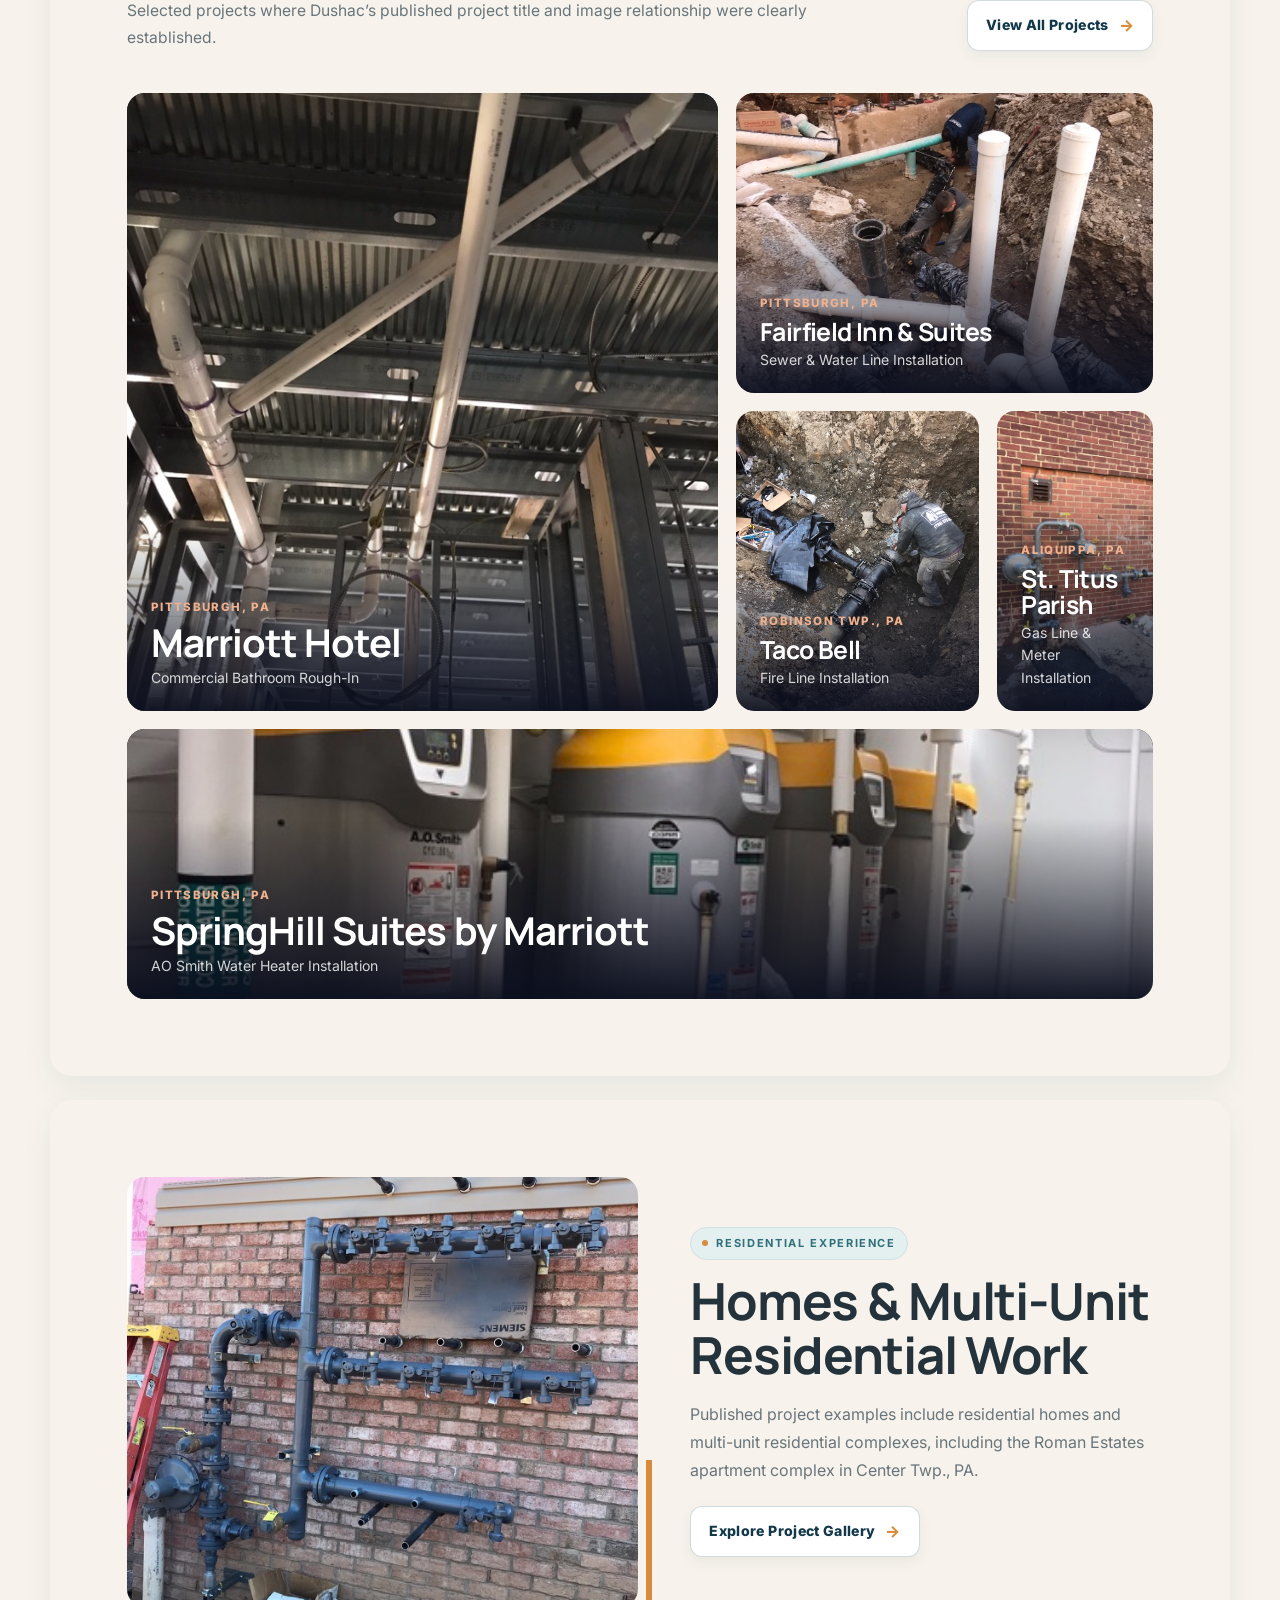
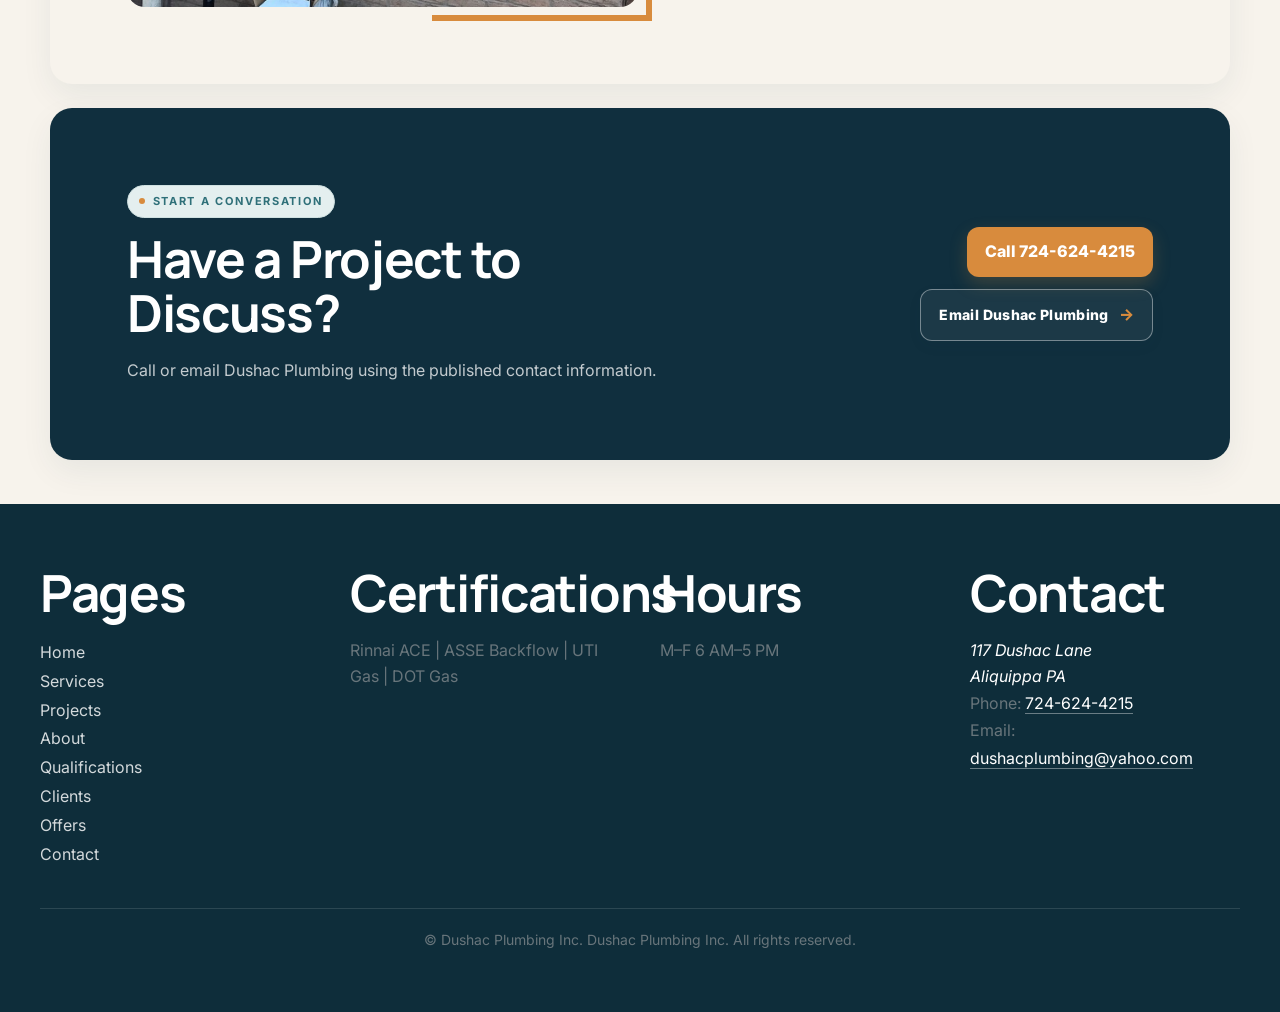
<file: docs/clients.html>
<!DOCTYPE html>
<html lang="en">
<head>
  <meta charset="UTF-8">
  <meta name="viewport" content="width=device-width, initial-scale=1.0">
  <title>Our Clients | Dushac Plumbing</title>
  <meta name="description" content="Dushac Plumbing's client and project experience. Licensed in PA, OH &amp; WV.">
  <link rel="stylesheet" href="styles.css">
</head>
<body> 
<header class="site-header" id="top">
    <div class="header-inner">
      <a class="logo" href="index.html" aria-label="Dushac Plumbing home">Dushac Plumbing</a>

      <button class="menu-toggle" type="button" aria-expanded="false" aria-controls="primary-nav" aria-label="Toggle navigation menu">
        <span class="menu-toggle-icon" aria-hidden="true"></span>
        <span class="menu-toggle-icon" aria-hidden="true"></span>
        <span class="menu-toggle-icon" aria-hidden="true"></span>
        <span class="menu-toggle-label">Menu</span>
      </button>

      <nav class="primary-nav" id="primary-nav" aria-label="Primary">
        <ul>
          <li><a href="services.html">Services</a></li>
          <li><a href="projects.html">Projects</a></li>
          <li><a href="about.html">About</a></li>
          <li><a href="qualifications.html">Qualifications</a></li>
          <li><a href="clients.html" aria-current="page">Clients</a></li>
                    <li><a href="offers.html">Offers</a></li>
          <li><a href="contact.html">Contact</a></li>
        </ul>
      </nav>

      <a class="btn btn-copper header-cta" href="index.html#contact-cta">Request a Quote</a>
    </div>
  </header>

  <main id="main-content">
    <section id="clients-intro" class="section section-services-hub clients-masthead" aria-labelledby="clients-title">
      <h1 id="clients-title">Client &amp; Project Experience</h1>
      <p class="page-intro-deck">A look at published client names and verified project examples from Dushac Plumbing&rsquo;s current website.</p>
    </section>

    <section id="client-wall" class="section section-clients client-wall-section" aria-labelledby="client-wall-title">
      <div class="section-heading-stack">
        <p class="section-kicker">Published Experience</p>
        <h2 id="client-wall-title">Names Across the Work</h2>
        <p class="section-deck">These names are displayed by Dushac Plumbing as clients or project references. The presentation below does not imply endorsement or an ongoing relationship.</p>
      </div>
      <div class="client-name-wall" aria-label="Published client and project names">
        <span class="client-name client-name-large">Marriott Hotels</span>
        <span class="client-name">Fairfield Inn &amp; Suites</span>
        <span class="client-name client-name-tall">Hampton Inn</span>
        <span class="client-name">SpringHill Suites by Marriott</span>
        <span class="client-name">Staybridge Suites</span>
        <span class="client-name client-name-large">Hilton Hotels</span>
        <span class="client-name">Cobblestone Hotels</span>
        <span class="client-name client-name-accent">Taco Bell</span>
        <span class="client-name">St. Titus Parish</span>
        <span class="client-name">Airport Industrial Park</span>
      </div>
    </section>

    <section id="client-projects" class="section section-projects client-projects-section" aria-labelledby="client-projects-title">
      <div class="section-heading-row">
        <div class="section-heading-copy">
          <p class="section-kicker">Verified Project Photos</p>
          <h2 id="client-projects-title">Projects Behind the Names</h2>
          <p class="section-deck">Selected projects where Dushac&rsquo;s published project title and image relationship were clearly established.</p>
        </div>
        <a class="btn btn-outline section-heading-link" href="projects.html">View All Projects</a>
      </div>

      <div class="client-project-grid">
        <article class="client-project-card client-project-card-lead client-project-marriott">
          <img src="images/projects/marriott-pittsburgh-bathroom-rough-in.jpg" alt="Marriott Hotel commercial bathroom rough-in in Pittsburgh, PA" loading="lazy">
          <div class="client-project-copy">
            <span>Pittsburgh, PA</span>
            <h3>Marriott Hotel</h3>
            <p>Commercial Bathroom Rough-In</p>
          </div>
        </article>
        <article class="client-project-card client-project-fairfield">
          <img src="images/projects/fairfield-pittsburgh-sewer-water-line.jpg" alt="Fairfield Inn &amp; Suites sewer and water line installation in Pittsburgh, PA" loading="lazy">
          <div class="client-project-copy">
            <span>Pittsburgh, PA</span>
            <h3>Fairfield Inn &amp; Suites</h3>
            <p>Sewer &amp; Water Line Installation</p>
          </div>
        </article>
        <article class="client-project-card client-project-taco">
          <img src="images/projects/taco-bell-robinson-fire-line.jpg" alt="Taco Bell fire line installation in Robinson Twp., PA" loading="lazy">
          <div class="client-project-copy">
            <span>Robinson Twp., PA</span>
            <h3>Taco Bell</h3>
            <p>Fire Line Installation</p>
          </div>
        </article>
        <article class="client-project-card client-project-titus">
          <img src="images/projects/st-titus-gas-line-meter.jpg" alt="St. Titus Parish gas line and meter installation in Aliquippa, PA" loading="lazy">
          <div class="client-project-copy">
            <span>Aliquippa, PA</span>
            <h3>St. Titus Parish</h3>
            <p>Gas Line &amp; Meter Installation</p>
          </div>
        </article>
        <article class="client-project-card client-project-card-wide client-project-springhill">
          <img src="images/projects/springhill-pittsburgh-water-heater.jpg" alt="SpringHill Suites by Marriott Pittsburgh AO Smith water heater installation" loading="lazy">
          <div class="client-project-copy">
            <span>Pittsburgh, PA</span>
            <h3>SpringHill Suites by Marriott</h3>
            <p>AO Smith Water Heater Installation</p>
          </div>
        </article>
      </div>
    </section>

    <section id="residential-experience" class="section section-overview residential-experience-section" aria-labelledby="residential-experience-title">
      <div class="residential-experience-image">
        <img src="images/projects/roman-estates-gas-line-meter.jpg" alt="Roman Estates apartment complex gas line and meter installation in Center Twp., PA" loading="lazy">
      </div>
      <div class="residential-experience-copy">
        <p class="section-kicker">Residential Experience</p>
        <h2 id="residential-experience-title">Homes &amp; Multi-Unit Residential Work</h2>
        <p>Published project examples include residential homes and multi-unit residential complexes, including the Roman Estates apartment complex in Center Twp., PA.</p>
        <a class="btn btn-outline" href="projects.html">Explore Project Gallery</a>
      </div>
    </section>

    <section id="client-cta" class="section section-contact client-cta-section" aria-labelledby="client-cta-title">
      <div>
        <p class="section-kicker">Start a Conversation</p>
        <h2 id="client-cta-title">Have a Project to Discuss?</h2>
        <p>Call or email Dushac Plumbing using the published contact information.</p>
      </div>
      <div class="client-cta-actions">
        <a class="btn btn-copper" href="tel:+17246244215">Call 724-624-4215</a>
        <a class="btn btn-outline" href="mailto:dushacplumbing@yahoo.com">Email Dushac Plumbing</a>
      </div>
    </section>
  </main>

  <footer id="footer" class="site-footer">
    <div class="footer-grid">
      <section class="footer-block" aria-labelledby="footer-links-title">
        <h2 id="footer-links-title">Pages</h2>
        <ul>
          <li><a href="index.html">Home</a></li>
          <li><a href="services.html">Services</a></li>
          <li><a href="projects.html">Projects</a></li>
          <li><a href="about.html">About</a></li>
          <li><a href="qualifications.html">Qualifications</a></li>
          <li><a href="clients.html" aria-current="page">Clients</a></li>
                    <li><a href="offers.html">Offers</a></li>
          <li><a href="contact.html">Contact</a></li>
        </ul>
      </section>

      <section class="footer-block" aria-labelledby="footer-certs-title">
        <h2 id="footer-certs-title">Certifications</h2>
        <p>Rinnai ACE | ASSE Backflow | UTI Gas | DOT Gas</p>
      </section>

      <section class="footer-block" aria-labelledby="footer-hours-title">
        <h2 id="footer-hours-title">Hours</h2>
        <p>M&ndash;F 6 AM&ndash;5 PM</p>
      </section>

      <section class="footer-block" aria-labelledby="footer-contact-title">
        <h2 id="footer-contact-title">Contact</h2>
        <address>
          117 Dushac Lane<br>
          Aliquippa PA
        </address>
        <p>Phone: <a href="tel:+17246244215">724-624-4215</a></p>
        <p>Email: <a href="mailto:dushacplumbing@yahoo.com">dushacplumbing@yahoo.com</a></p>
      </section>
    </div>
    <p class="footer-copy">&copy; <span id="copyright-year">Dushac Plumbing Inc.</span> Dushac Plumbing Inc. All rights reserved.</p>
  </footer>

  <script src="script.js"></script>
</body>
</html>
</file>
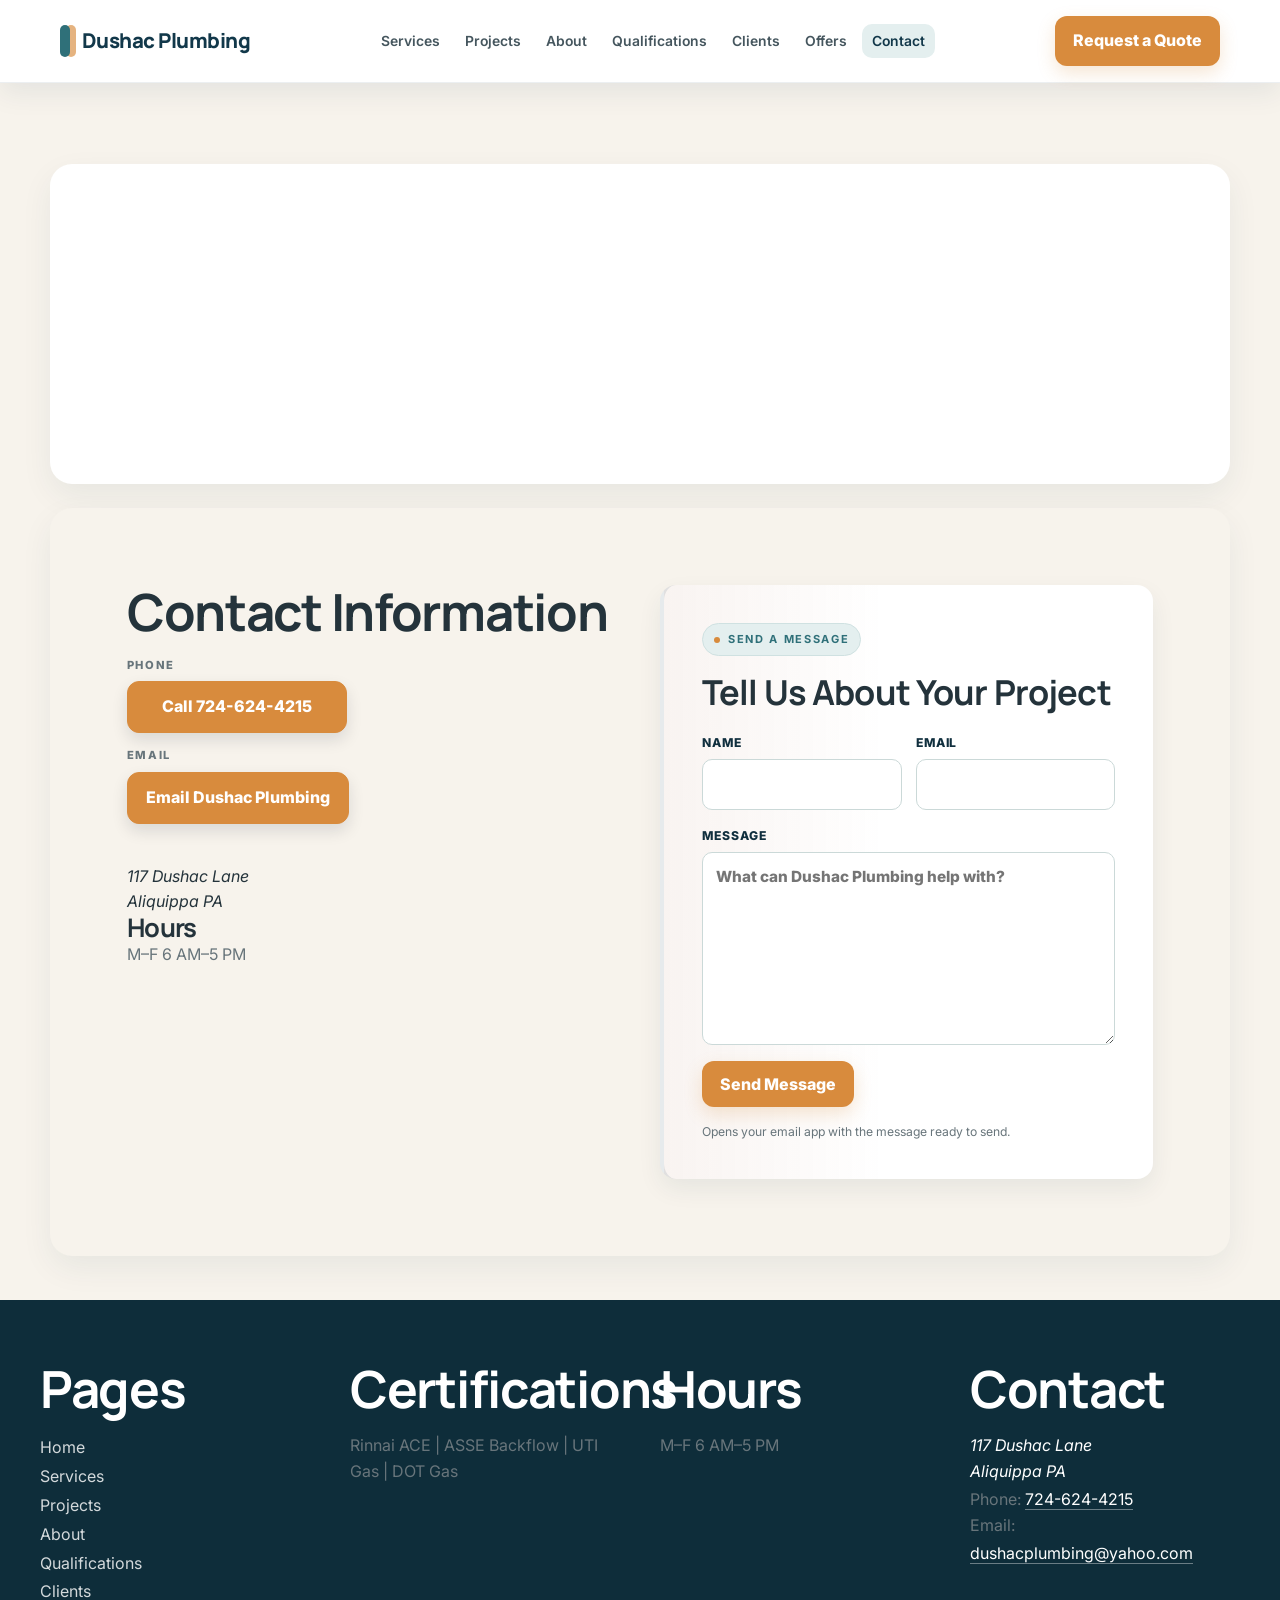
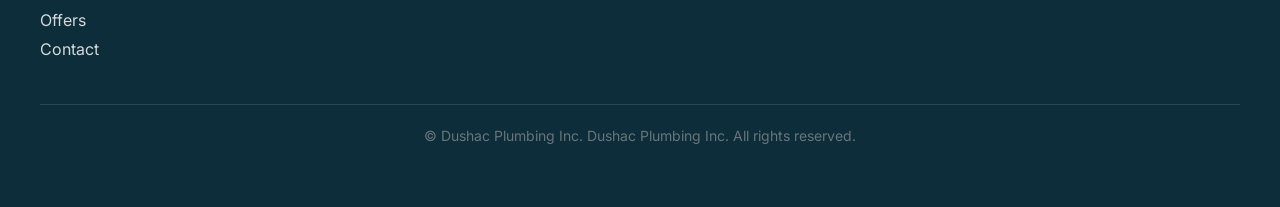
<file: docs/contact.html>
<!DOCTYPE html>
<html lang="en">
<head>
  <meta charset="UTF-8">
  <meta name="viewport" content="width=device-width, initial-scale=1.0">
  <title>Contact Us | Dushac Plumbing</title>
  <meta name="description" content="Contact information and quote requests for Dushac Plumbing Inc.">
  <link rel="stylesheet" href="styles.css">
</head>
<body> 
<header class="site-header" id="top">
    <div class="header-inner">
      <a class="logo" href="index.html" aria-label="Dushac Plumbing home">Dushac Plumbing</a>

      <button class="menu-toggle" type="button" aria-expanded="false" aria-controls="primary-nav" aria-label="Toggle navigation menu">
        <span class="menu-toggle-icon" aria-hidden="true"></span>
        <span class="menu-toggle-icon" aria-hidden="true"></span>
        <span class="menu-toggle-icon" aria-hidden="true"></span>
        <span class="menu-toggle-label">Menu</span>
      </button>

      <nav class="primary-nav" id="primary-nav" aria-label="Primary">
        <ul>
          <li><a href="services.html">Services</a></li>
          <li><a href="projects.html">Projects</a></li>
          <li><a href="about.html">About</a></li>
          <li><a href="qualifications.html">Qualifications</a></li>
          <li><a href="clients.html">Clients</a></li>
                    <li><a href="offers.html">Offers</a></li>
          <li><a href="contact.html" aria-current="page">Contact</a></li>
        </ul>
      </nav>

      <a class="btn btn-copper header-cta" href="index.html#contact-cta">Request a Quote</a>
    </div>
  </header>

  <main id="main-content">
    <section id="contact-intro" class="section section-services-hub" aria-labelledby="contact-title">
      <h1 id="contact-title">Contact Dushac Plumbing</h1>
      <p class="page-intro-deck">Call or email Dushac Plumbing to discuss your project or request a quote.</p>
    </section>

    <section id="contact-details" class="section section-contact" aria-labelledby="contact-details-title">
      <div class="two-column">
        <div>
          <h2 id="contact-details-title">Contact Information</h2>
          <ul class="contact-methods">
            <li><span class="contact-method-label">Phone</span><a class="btn btn-copper contact-action contact-phone" href="tel:+17246244215">Call 724-624-4215</a></li>
            <li><span class="contact-method-label">Email</span><a class="btn btn-copper contact-action" href="mailto:dushacplumbing@yahoo.com">Email Dushac Plumbing</a></li>
          </ul>
          <address>
            117 Dushac Lane<br>
            Aliquippa PA
          </address>
          <h3>Hours</h3>
          <p>M&ndash;F 6 AM&ndash;5 PM</p>
        </div>

        <div>
          <div class="contact-cta-block message-panel">
            <p class="section-kicker">Send a Message</p>
            <h3>Tell Us About Your Project</h3>
            <form class="message-form" id="contact-message-form" data-recipient="dushacplumbing@yahoo.com">
              <div class="message-form-row">
                <label>
                  <span>Name</span>
                  <input type="text" name="name" autocomplete="name" required>
                </label>
                <label>
                  <span>Email</span>
                  <input type="email" name="email" autocomplete="email" required>
                </label>
              </div>
              <label>
                <span>Message</span>
                <textarea name="message" rows="7" required placeholder="What can Dushac Plumbing help with?"></textarea>
              </label>
              <button class="btn btn-copper" type="submit">Send Message</button>
              <p class="message-form-note">Opens your email app with the message ready to send.</p>
            </form>
          </div>
        </div>
      </div>
    </section>
  </main>

  <footer id="footer" class="site-footer">
    <div class="footer-grid">
      <section class="footer-block" aria-labelledby="footer-links-title">
        <h2 id="footer-links-title">Pages</h2>
        <ul>
          <li><a href="index.html">Home</a></li>
          <li><a href="services.html">Services</a></li>
          <li><a href="projects.html">Projects</a></li>
          <li><a href="about.html">About</a></li>
          <li><a href="qualifications.html">Qualifications</a></li>
          <li><a href="clients.html">Clients</a></li>
                    <li><a href="offers.html">Offers</a></li>
          <li><a href="contact.html" aria-current="page">Contact</a></li>
        </ul>
      </section>

      <section class="footer-block" aria-labelledby="footer-certs-title">
        <h2 id="footer-certs-title">Certifications</h2>
        <p>Rinnai ACE | ASSE Backflow | UTI Gas | DOT Gas</p>
      </section>

      <section class="footer-block" aria-labelledby="footer-hours-title">
        <h2 id="footer-hours-title">Hours</h2>
        <p>M&ndash;F 6 AM&ndash;5 PM</p>
      </section>

      <section class="footer-block" aria-labelledby="footer-contact-title">
        <h2 id="footer-contact-title">Contact</h2>
        <address>
          117 Dushac Lane<br>
          Aliquippa PA
        </address>
        <p>Phone: <a href="tel:+17246244215">724-624-4215</a></p>
        <p>Email: <a href="mailto:dushacplumbing@yahoo.com">dushacplumbing@yahoo.com</a></p>
      </section>
    </div>
    <p class="footer-copy">&copy; <span id="copyright-year">Dushac Plumbing Inc.</span> Dushac Plumbing Inc. All rights reserved.</p>
  </footer>

  <script src="script.js"></script>
</body>
</html>
</file>
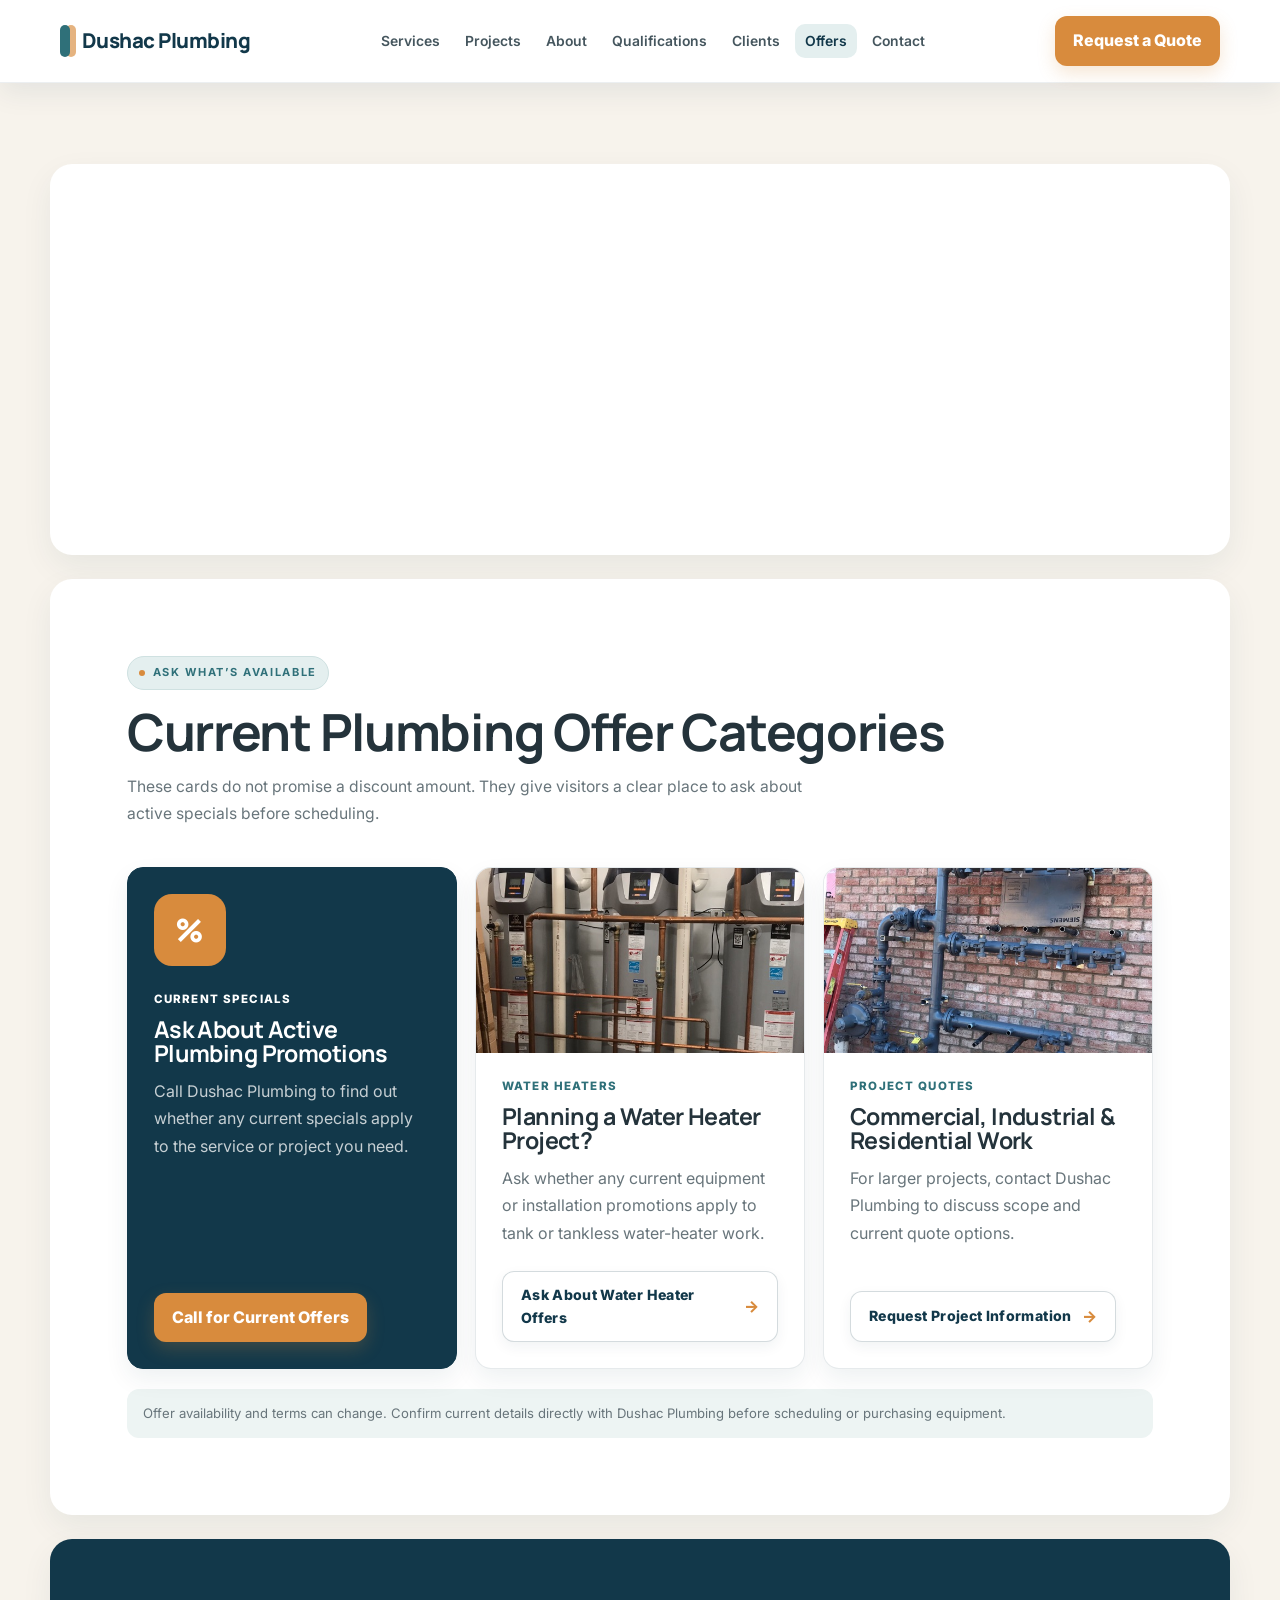
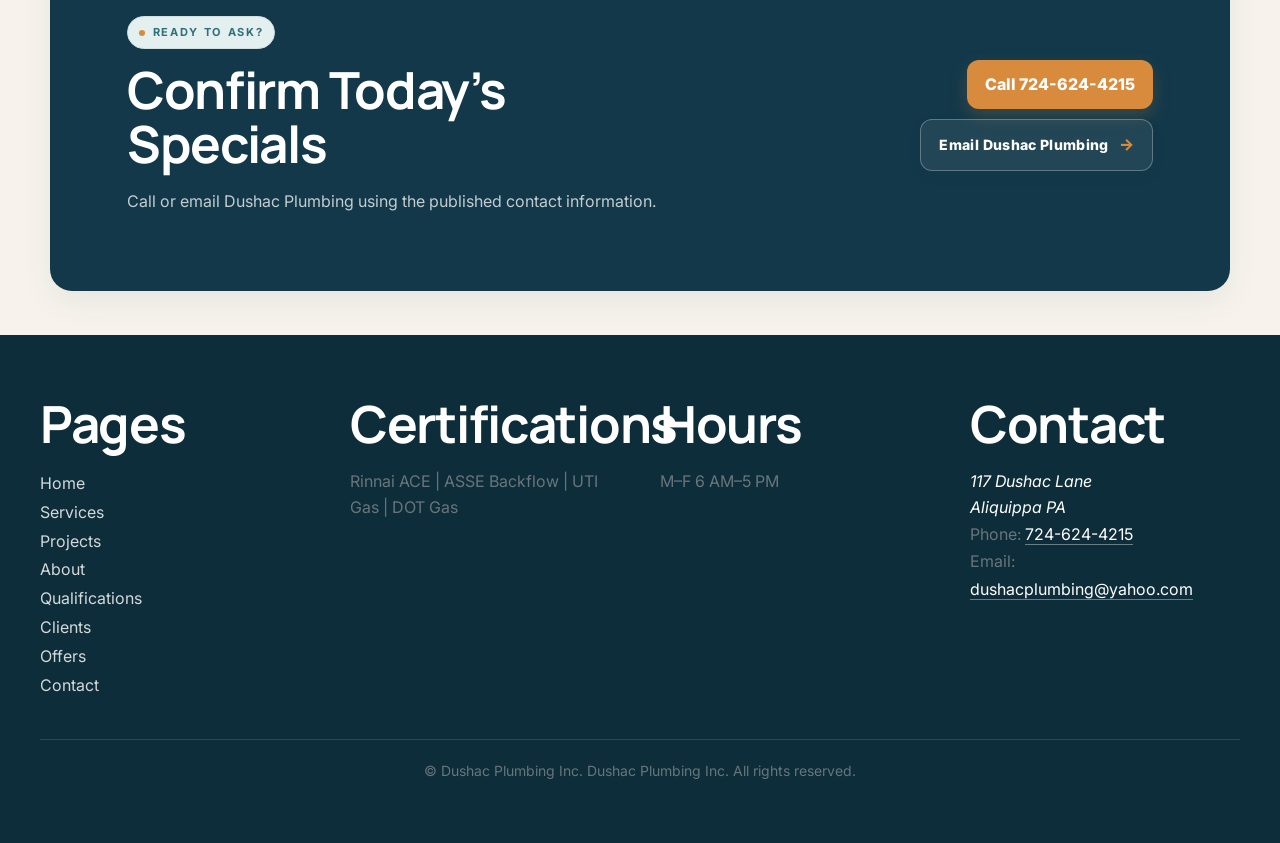
<file: docs/offers.html>
<!DOCTYPE html>
<html lang="en">
<head>
  <meta charset="UTF-8">
  <meta name="viewport" content="width=device-width, initial-scale=1.0">
  <title>Current Offers | Dushac Plumbing</title>
  <meta name="description" content="Ask Dushac Plumbing about currently available plumbing specials, water-heater offers, and project quote opportunities.">
  <link rel="stylesheet" href="styles.css">
</head>
<body>
  <header class="site-header" id="top">
    <div class="header-inner">
      <a class="logo" href="index.html" aria-label="Dushac Plumbing home">Dushac Plumbing</a>

      <button class="menu-toggle" type="button" aria-expanded="false" aria-controls="primary-nav" aria-label="Toggle navigation menu">
        <span class="menu-toggle-icon" aria-hidden="true"></span>
        <span class="menu-toggle-icon" aria-hidden="true"></span>
        <span class="menu-toggle-icon" aria-hidden="true"></span>
        <span class="menu-toggle-label">Menu</span>
      </button>

      <nav class="primary-nav" id="primary-nav" aria-label="Primary">
        <ul>
          <li><a href="services.html">Services</a></li>
          <li><a href="projects.html">Projects</a></li>
          <li><a href="about.html">About</a></li>
          <li><a href="qualifications.html">Qualifications</a></li>
          <li><a href="clients.html">Clients</a></li>
          <li><a href="offers.html" aria-current="page">Offers</a></li>
          <li><a href="contact.html">Contact</a></li>
        </ul>
      </nav>

      <a class="btn btn-copper header-cta" href="index.html#contact-cta">Request a Quote</a>
    </div>
  </header>

  <main id="main-content">
    <section class="section section-services-hub offers-masthead" aria-labelledby="offers-title">
      <p class="hero-eyebrow">Specials &amp; Promotions</p>
      <h1 id="offers-title">Current Offers</h1>
      <p class="page-intro-deck">Dushac Plumbing publishes a Monthly Specials section. Specific promotions may change, so confirm current availability when you call or email.</p>
    </section>

    <section class="section offers-section" aria-labelledby="offer-cards-title">
      <div class="section-heading-stack">
        <p class="section-kicker">Ask What&rsquo;s Available</p>
        <h2 id="offer-cards-title">Current Plumbing Offer Categories</h2>
        <p class="section-deck">These cards do not promise a discount amount. They give visitors a clear place to ask about active specials before scheduling.</p>
      </div>

      <div class="offers-grid">
        <article class="offer-card offer-card-feature">
          <div class="offer-icon" aria-hidden="true">%</div>
          <span class="offer-label">Current Specials</span>
          <h3>Ask About Active Plumbing Promotions</h3>
          <p>Call Dushac Plumbing to find out whether any current specials apply to the service or project you need.</p>
          <a class="btn btn-copper" href="tel:+17246244215">Call for Current Offers</a>
        </article>

        <article class="offer-card">
          <div class="offer-photo">
            <img src="images/projects/hampton-wexford-water-heater.jpg" alt="Hampton Inn commercial water heater installation in Wexford, PA" loading="lazy">
          </div>
          <span class="offer-label">Water Heaters</span>
          <h3>Planning a Water Heater Project?</h3>
          <p>Ask whether any current equipment or installation promotions apply to tank or tankless water-heater work.</p>
          <a class="btn btn-outline" href="contact.html">Ask About Water Heater Offers</a>
        </article>

        <article class="offer-card">
          <div class="offer-photo">
            <img src="images/projects/roman-estates-gas-line-meter.jpg" alt="Roman Estates gas line and meter installation in Center Twp., PA" loading="lazy">
          </div>
          <span class="offer-label">Project Quotes</span>
          <h3>Commercial, Industrial &amp; Residential Work</h3>
          <p>For larger projects, contact Dushac Plumbing to discuss scope and current quote options.</p>
          <a class="btn btn-outline" href="contact.html">Request Project Information</a>
        </article>
      </div>

      <p class="offer-disclaimer">Offer availability and terms can change. Confirm current details directly with Dushac Plumbing before scheduling or purchasing equipment.</p>
    </section>

    <section class="section offers-contact-band" aria-labelledby="offers-contact-title">
      <div>
        <p class="section-kicker">Ready to Ask?</p>
        <h2 id="offers-contact-title">Confirm Today&rsquo;s Specials</h2>
        <p>Call or email Dushac Plumbing using the published contact information.</p>
      </div>
      <div class="offers-contact-actions">
        <a class="btn btn-copper" href="tel:+17246244215">Call 724-624-4215</a>
        <a class="btn btn-outline" href="mailto:dushacplumbing@yahoo.com">Email Dushac Plumbing</a>
      </div>
    </section>
  </main>

  <footer id="footer" class="site-footer">
    <div class="footer-grid">
      <section class="footer-block" aria-labelledby="footer-links-title">
        <h2 id="footer-links-title">Pages</h2>
        <ul>
          <li><a href="index.html">Home</a></li>
          <li><a href="services.html">Services</a></li>
          <li><a href="projects.html">Projects</a></li>
          <li><a href="about.html">About</a></li>
          <li><a href="qualifications.html">Qualifications</a></li>
          <li><a href="clients.html">Clients</a></li>
          <li><a href="offers.html" aria-current="page">Offers</a></li>
          <li><a href="contact.html">Contact</a></li>
        </ul>
      </section>

      <section class="footer-block" aria-labelledby="footer-certs-title">
        <h2 id="footer-certs-title">Certifications</h2>
        <p>Rinnai ACE | ASSE Backflow | UTI Gas | DOT Gas</p>
      </section>

      <section class="footer-block" aria-labelledby="footer-hours-title">
        <h2 id="footer-hours-title">Hours</h2>
        <p>M&ndash;F 6 AM&ndash;5 PM</p>
      </section>

      <section class="footer-block" aria-labelledby="footer-contact-title">
        <h2 id="footer-contact-title">Contact</h2>
        <address>
          117 Dushac Lane<br>
          Aliquippa PA
        </address>
        <p>Phone: <a href="tel:+17246244215">724-624-4215</a></p>
        <p>Email: <a href="mailto:dushacplumbing@yahoo.com">dushacplumbing@yahoo.com</a></p>
      </section>
    </div>
    <p class="footer-copy">&copy; <span id="copyright-year">Dushac Plumbing Inc.</span> Dushac Plumbing Inc. All rights reserved.</p>
  </footer>

  <script src="script.js"></script>
</body>
</html>
</file>
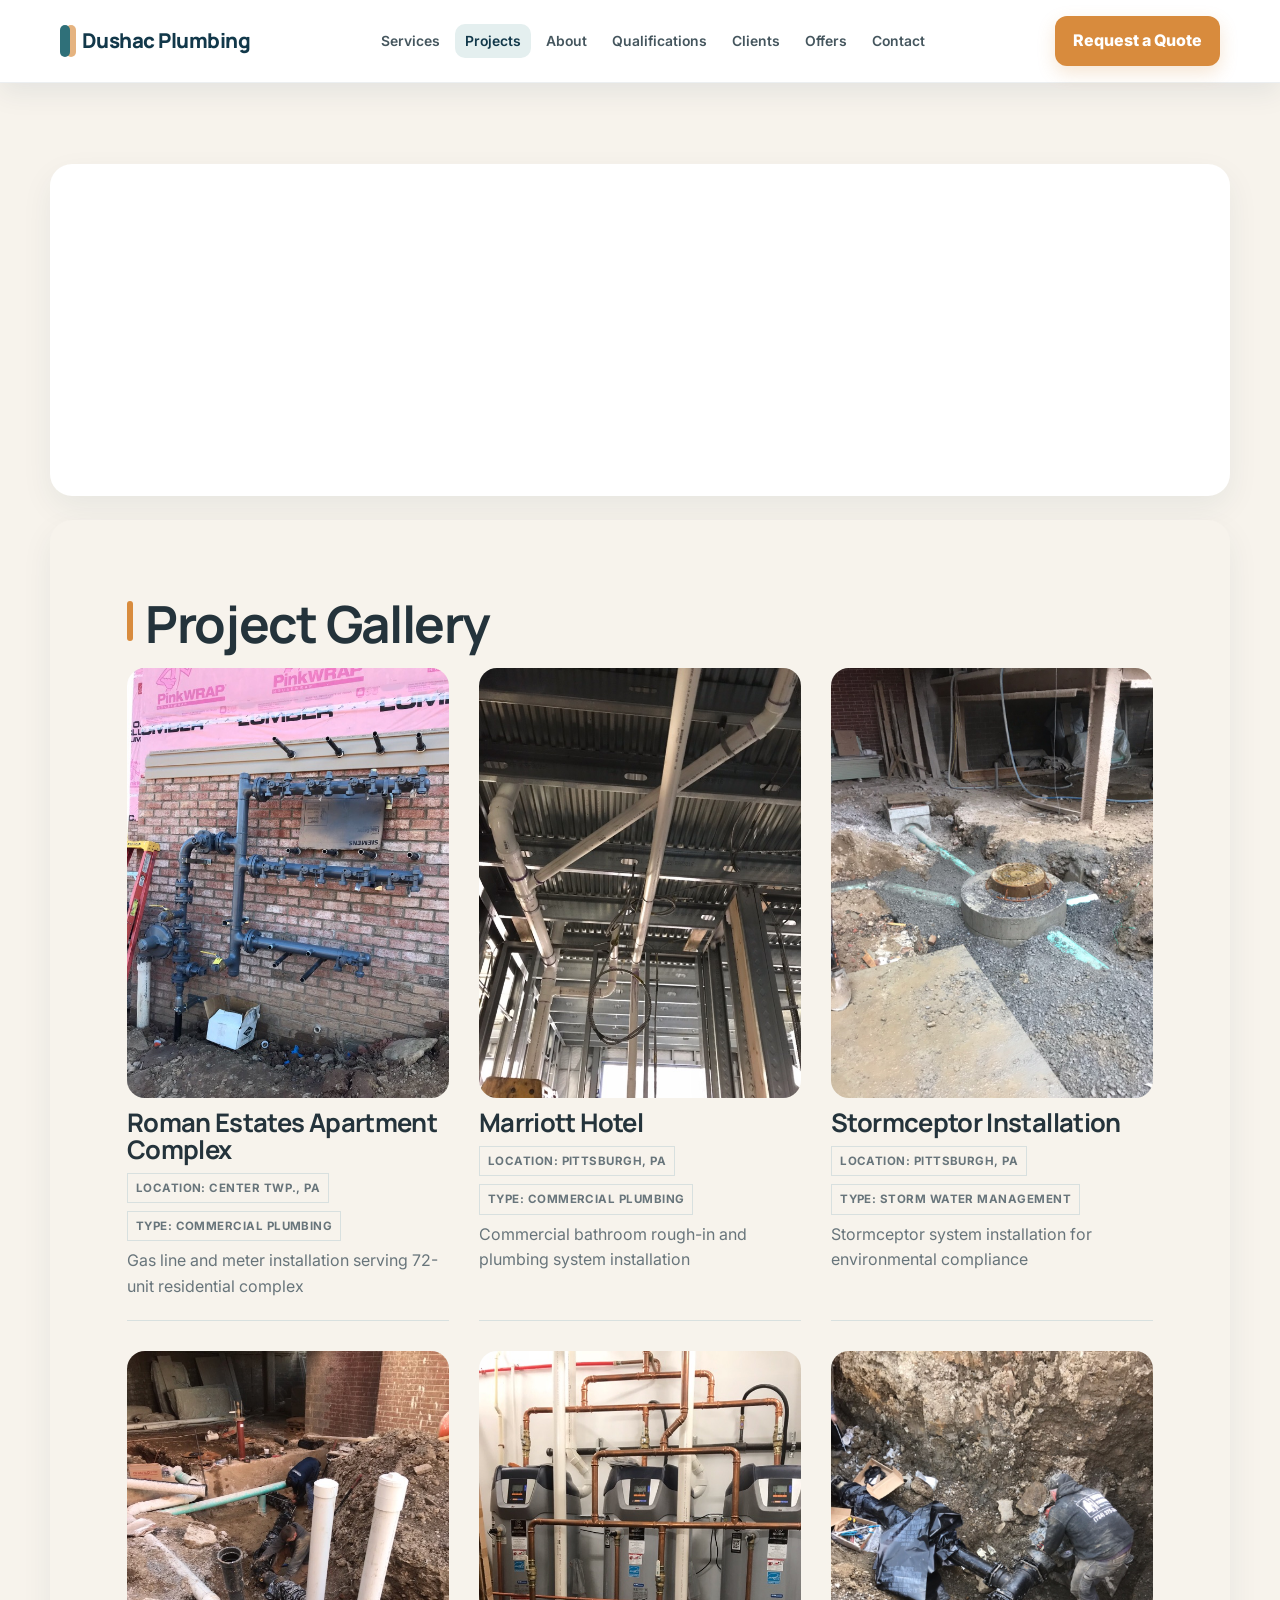
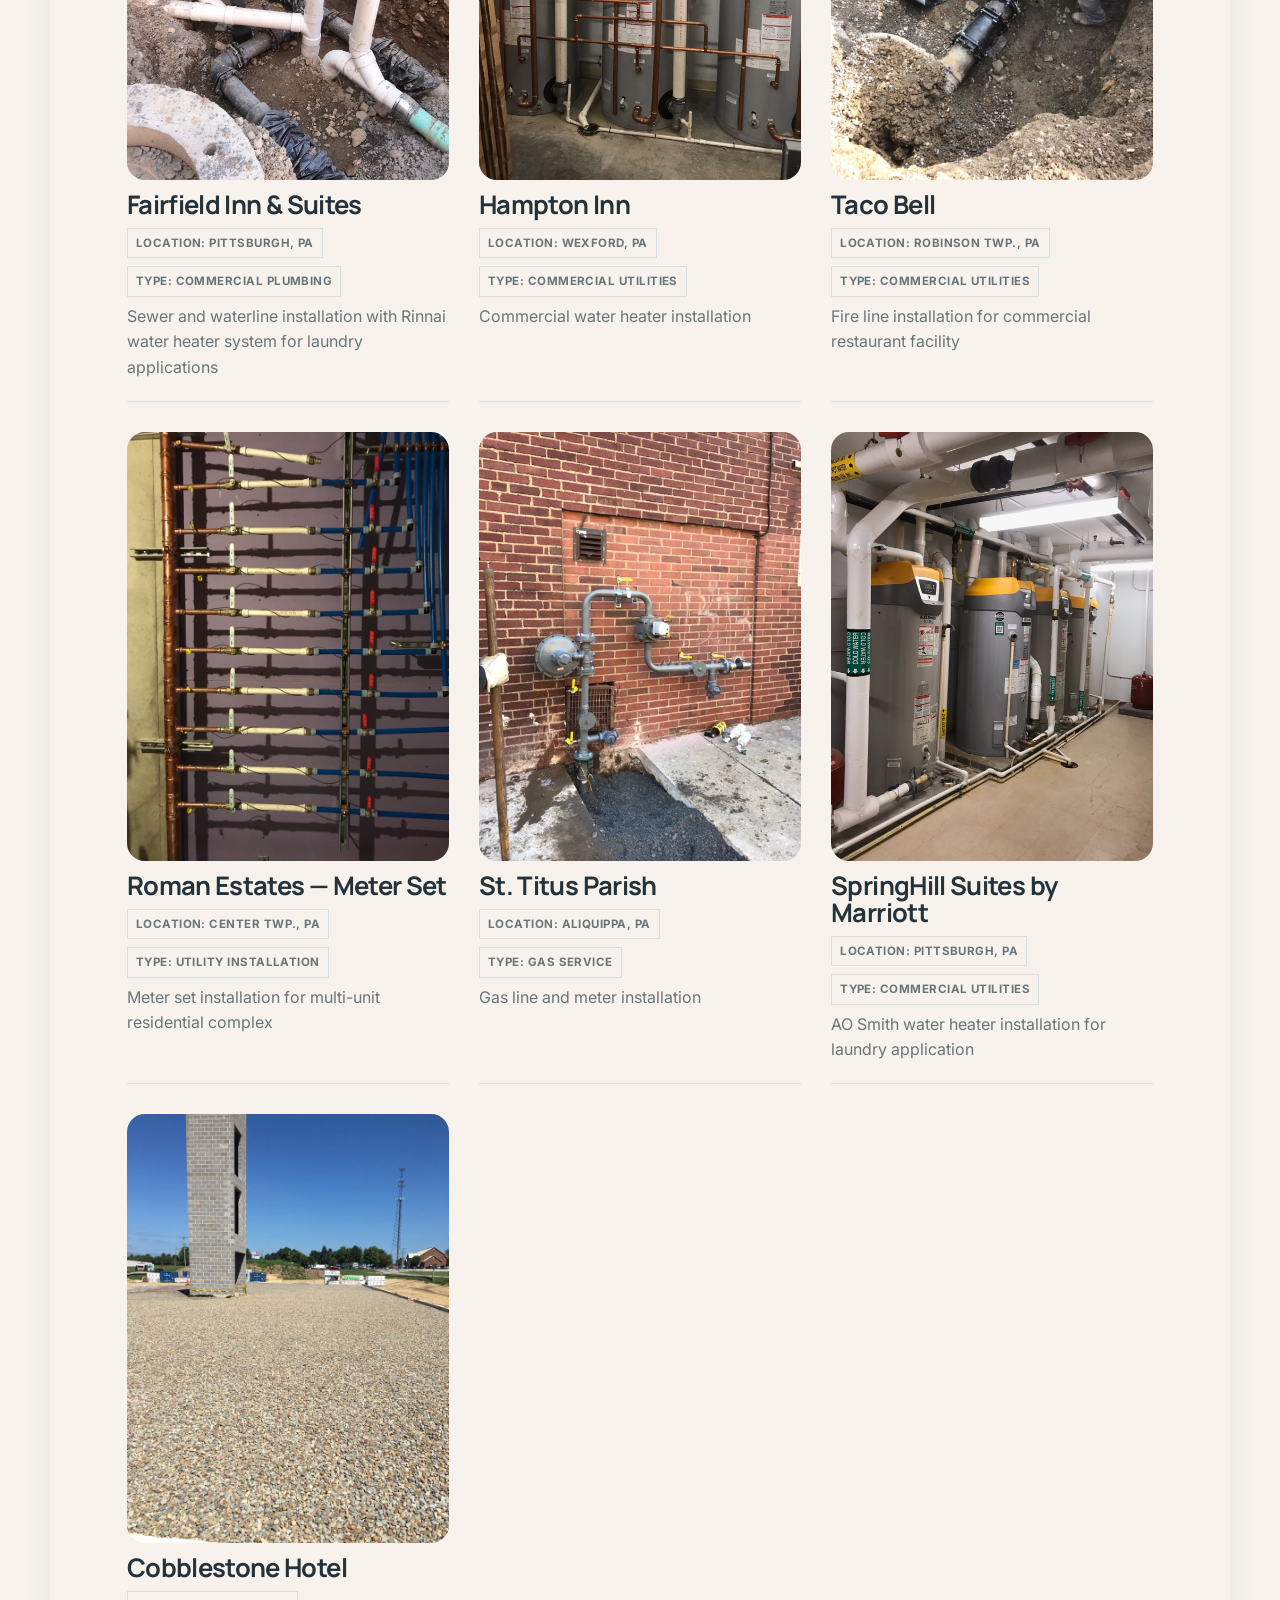
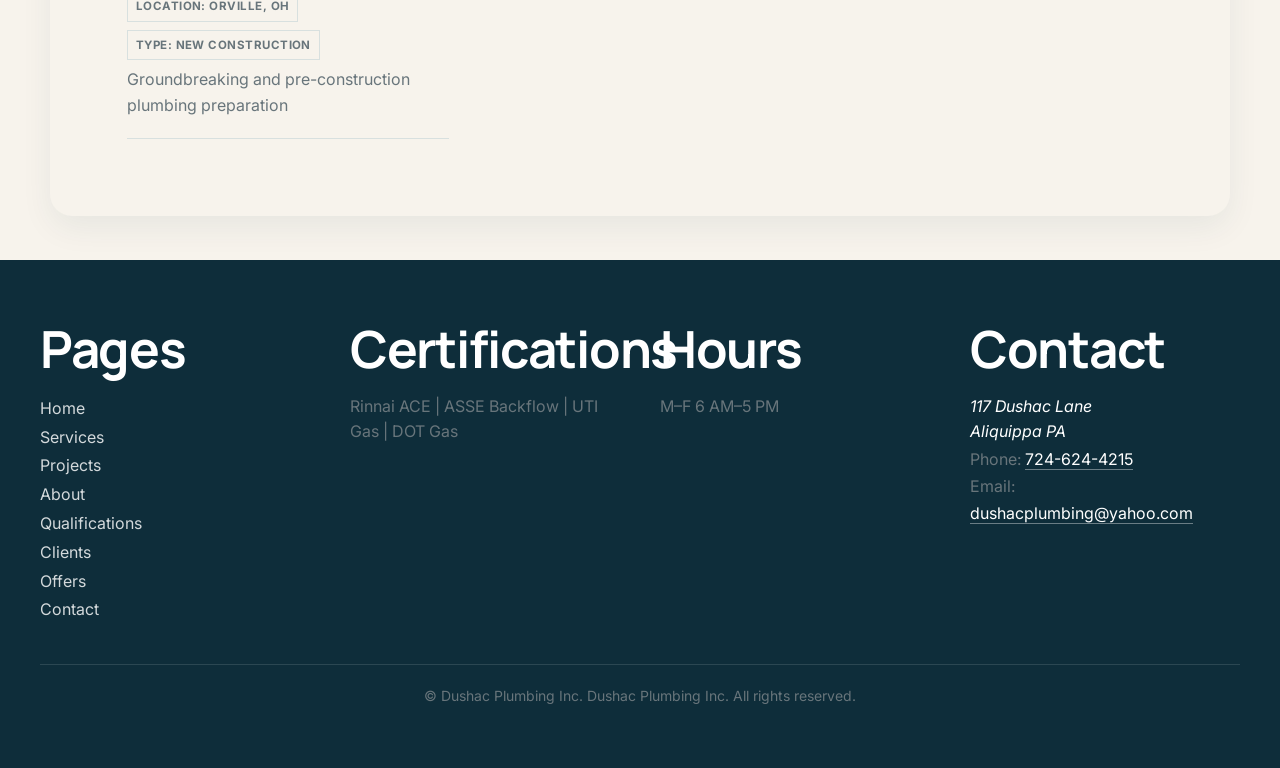
<file: docs/projects.html>
<!DOCTYPE html>
<html lang="en">
<head>
  <meta charset="UTF-8">
  <meta name="viewport" content="width=device-width, initial-scale=1.0">
  <title>Our Work | Dushac Plumbing</title>
  <meta name="description" content="Browse examples of plumbing, construction, and utility projects completed by Dushac Plumbing Inc. for commercial, industrial, and residential clients.">
  <link rel="stylesheet" href="styles.css">
</head>
<body> 
<header class="site-header" id="top">
    <div class="header-inner">
      <a class="logo" href="index.html" aria-label="Dushac Plumbing home">Dushac Plumbing</a>

      <button class="menu-toggle" type="button" aria-expanded="false" aria-controls="primary-nav" aria-label="Toggle navigation menu">
        <span class="menu-toggle-icon" aria-hidden="true"></span>
        <span class="menu-toggle-icon" aria-hidden="true"></span>
        <span class="menu-toggle-icon" aria-hidden="true"></span>
        <span class="menu-toggle-label">Menu</span>
      </button>

      <nav class="primary-nav" id="primary-nav" aria-label="Primary">
        <ul>
          <li><a href="services.html">Services</a></li>
          <li><a href="projects.html" aria-current="page">Projects</a></li>
          <li><a href="about.html">About</a></li>
          <li><a href="qualifications.html">Qualifications</a></li>
          <li><a href="clients.html">Clients</a></li>
                    <li><a href="offers.html">Offers</a></li>
          <li><a href="contact.html">Contact</a></li>
        </ul>
      </nav>

      <a class="btn btn-copper header-cta" href="index.html#contact-cta">Request a Quote</a>
    </div>
  </header>

  <main id="main-content">
    <section id="projects-intro" class="section section-services-hub" aria-labelledby="projects-title">
      <h1 id="projects-title">Our Work</h1>
      <p class="page-intro-deck">See examples of plumbing, construction, and utility projects we&rsquo;ve completed for commercial, industrial, and residential clients.</p>
    </section>

    <section id="project-gallery" class="section section-projects" aria-labelledby="project-gallery-title">
      <h2 id="project-gallery-title">Project Gallery</h2>
      <div class="portfolio-grid">
        <article class="portfolio-item portfolio-item-1">
          <img src="images/projects/roman-estates-gas-line-meter.jpg" alt="Roman Estates apartment complex gas line and meter installation in Center Twp., PA" loading="lazy">
          <h3>Roman Estates Apartment Complex</h3>
          <p class="project-meta"><span>Location: Center Twp., PA</span> <span>Type: Commercial Plumbing</span></p>
          <p>Gas line and meter installation serving 72-unit residential complex</p>
        </article>
        <article class="portfolio-item portfolio-item-2">
          <img src="images/projects/marriott-pittsburgh-bathroom-rough-in.jpg" alt="Marriott Hotel commercial bathroom rough-in in Pittsburgh, PA" loading="lazy">
          <h3>Marriott Hotel</h3>
          <p class="project-meta"><span>Location: Pittsburgh, PA</span> <span>Type: Commercial Plumbing</span></p>
          <p>Commercial bathroom rough-in and plumbing system installation</p>
        </article>
        <article class="portfolio-item portfolio-item-3">
          <img src="images/projects/pittsburgh-stormceptor-installation.jpg" alt="Stormceptor installation in Pittsburgh, PA" loading="lazy">
          <h3>Stormceptor Installation</h3>
          <p class="project-meta"><span>Location: Pittsburgh, PA</span> <span>Type: Storm Water Management</span></p>
          <p>Stormceptor system installation for environmental compliance</p>
        </article>
        <article class="portfolio-item portfolio-item-4">
          <img src="images/projects/fairfield-pittsburgh-sewer-water-line.jpg" alt="Fairfield Inn &amp; Suites sewer and water line installation in Pittsburgh, PA" loading="lazy">
          <h3>Fairfield Inn &amp; Suites</h3>
          <p class="project-meta"><span>Location: Pittsburgh, PA</span> <span>Type: Commercial Plumbing</span></p>
          <p>Sewer and waterline installation with Rinnai water heater system for laundry applications</p>
        </article>
        <article class="portfolio-item portfolio-item-5">
          <img src="images/projects/hampton-wexford-water-heater.jpg" alt="Hampton Inn commercial water heater installation in Wexford, PA" loading="lazy">
          <h3>Hampton Inn</h3>
          <p class="project-meta"><span>Location: Wexford, PA</span> <span>Type: Commercial Utilities</span></p>
          <p>Commercial water heater installation</p>
        </article>
        <article class="portfolio-item portfolio-item-6">
          <img src="images/projects/taco-bell-robinson-fire-line.jpg" alt="Taco Bell fire line installation in Robinson Twp., PA" loading="lazy">
          <h3>Taco Bell</h3>
          <p class="project-meta"><span>Location: Robinson Twp., PA</span> <span>Type: Commercial Utilities</span></p>
          <p>Fire line installation for commercial restaurant facility</p>
        </article>
        <article class="portfolio-item portfolio-item-7">
          <img src="images/projects/roman-estates-meter-set.jpg" alt="Roman Estates apartment complex meter set in Center Twp., PA" loading="lazy">
          <h3>Roman Estates — Meter Set</h3>
          <p class="project-meta"><span>Location: Center Twp., PA</span> <span>Type: Utility Installation</span></p>
          <p>Meter set installation for multi-unit residential complex</p>
        </article>
        <article class="portfolio-item portfolio-item-8">
          <img src="images/projects/st-titus-gas-line-meter.jpg" alt="St. Titus Parish gas line and meter installation in Aliquippa, PA" loading="lazy">
          <h3>St. Titus Parish</h3>
          <p class="project-meta"><span>Location: Aliquippa, PA</span> <span>Type: Gas Service</span></p>
          <p>Gas line and meter installation</p>
        </article>
        <article class="portfolio-item portfolio-item-9">
          <img src="images/projects/springhill-pittsburgh-water-heater.jpg" alt="SpringHill Suites by Marriott Pittsburgh AO Smith water heater installation" loading="lazy">
          <h3>SpringHill Suites by Marriott</h3>
          <p class="project-meta"><span>Location: Pittsburgh, PA</span> <span>Type: Commercial Utilities</span></p>
          <p>AO Smith water heater installation for laundry application</p>
        </article>
        <article class="portfolio-item portfolio-item-10">
          <img src="images/projects/cobblestone-hotel-groundbreaking.jpg" alt="Cobblestone Hotel groundbreaking and pre-construction plumbing in Orville, OH" loading="lazy">
          <h3>Cobblestone Hotel</h3>
          <p class="project-meta"><span>Location: Orville, OH</span> <span>Type: New Construction</span></p>
          <p>Groundbreaking and pre-construction plumbing preparation</p>
        </article>
      </div>
    </section>
  </main>

  <footer id="footer" class="site-footer">
    <div class="footer-grid">
      <section class="footer-block" aria-labelledby="footer-links-title">
        <h2 id="footer-links-title">Pages</h2>
        <ul>
          <li><a href="index.html">Home</a></li>
          <li><a href="services.html">Services</a></li>
          <li><a href="projects.html" aria-current="page">Projects</a></li>
          <li><a href="about.html">About</a></li>
          <li><a href="qualifications.html">Qualifications</a></li>
          <li><a href="clients.html">Clients</a></li>
                    <li><a href="offers.html">Offers</a></li>
          <li><a href="contact.html">Contact</a></li>
        </ul>
      </section>

      <section class="footer-block" aria-labelledby="footer-certs-title">
        <h2 id="footer-certs-title">Certifications</h2>
        <p>Rinnai ACE | ASSE Backflow | UTI Gas | DOT Gas</p>
      </section>

      <section class="footer-block" aria-labelledby="footer-hours-title">
        <h2 id="footer-hours-title">Hours</h2>
        <p>M&ndash;F 6 AM&ndash;5 PM</p>
      </section>

      <section class="footer-block" aria-labelledby="footer-contact-title">
        <h2 id="footer-contact-title">Contact</h2>
        <address>
          117 Dushac Lane<br>
          Aliquippa PA
        </address>
        <p>Phone: <a href="tel:+17246244215">724-624-4215</a></p>
        <p>Email: <a href="mailto:dushacplumbing@yahoo.com">dushacplumbing@yahoo.com</a></p>
      </section>
    </div>
    <p class="footer-copy">&copy; <span id="copyright-year">Dushac Plumbing Inc.</span> Dushac Plumbing Inc. All rights reserved.</p>
  </footer>

  <script src="script.js"></script>
</body>
</html>
</file>
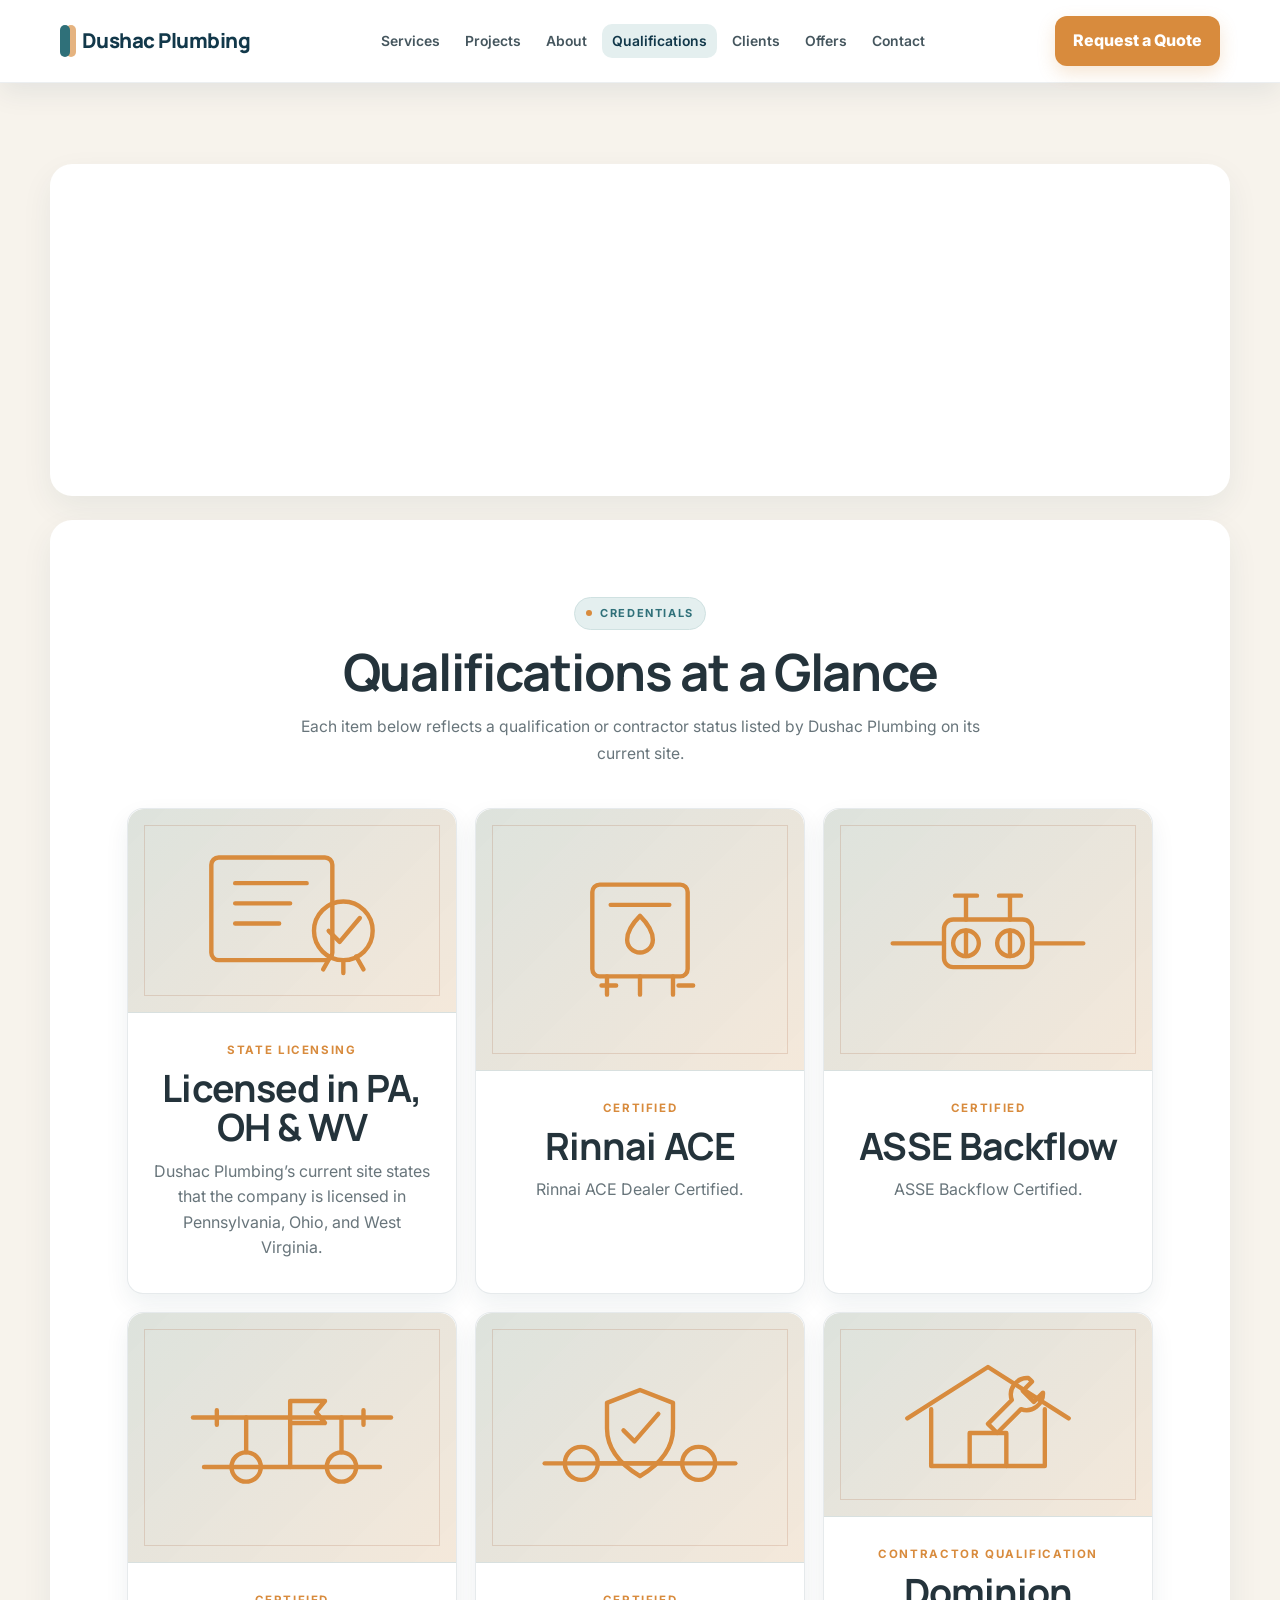
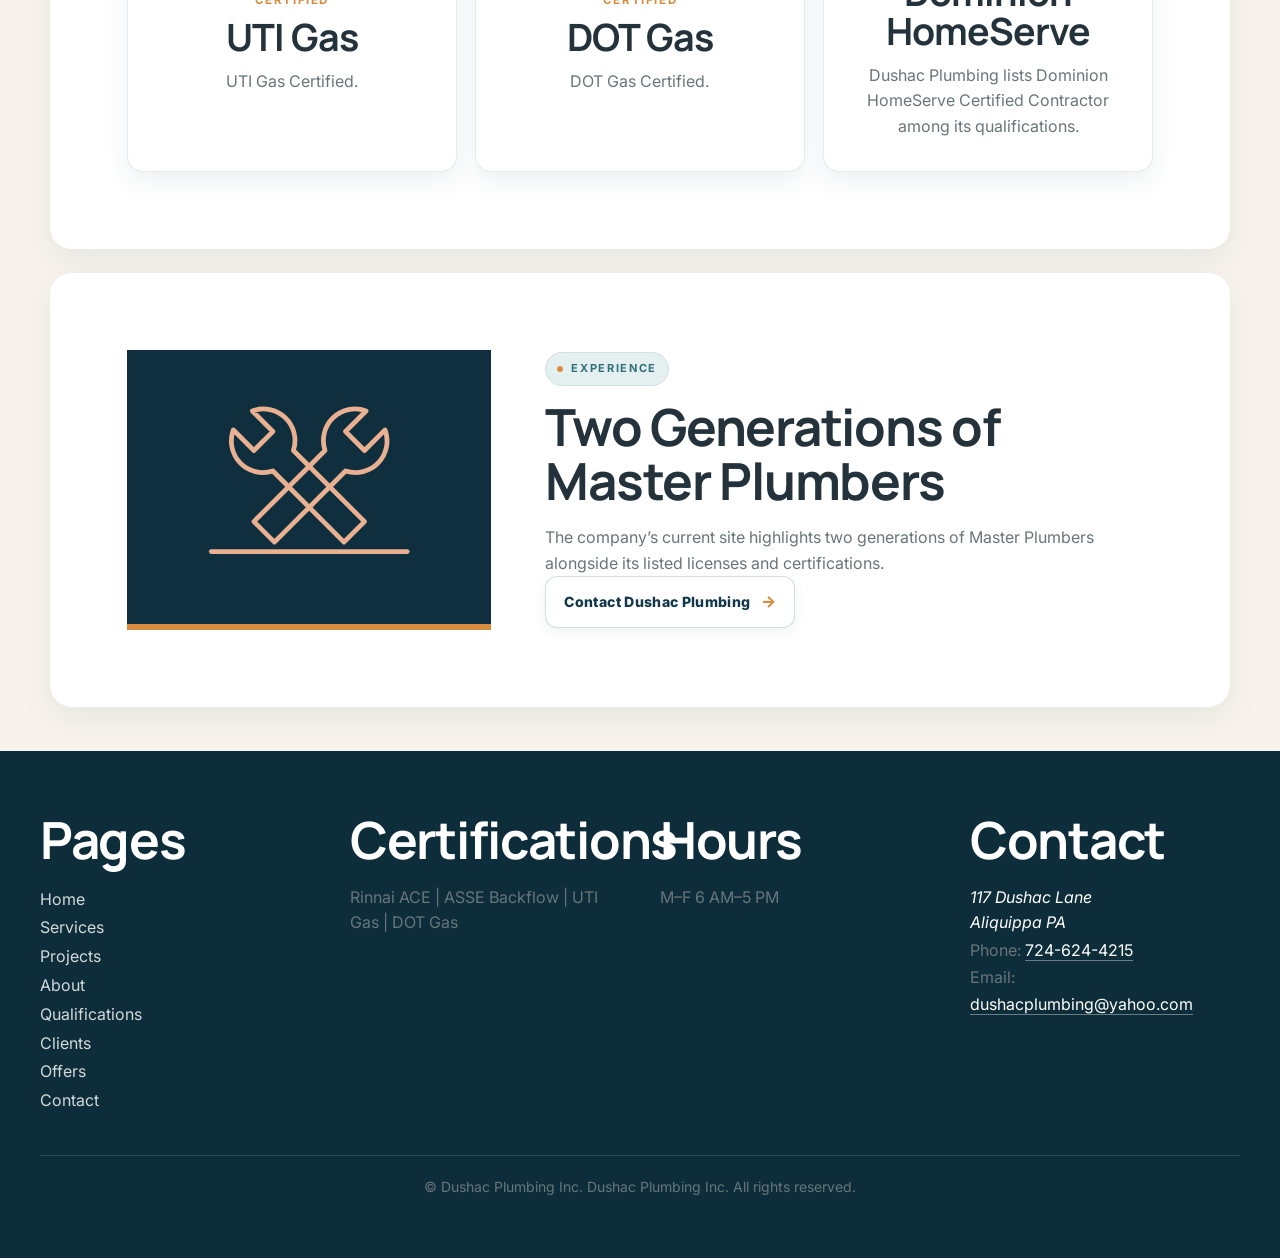
<file: docs/qualifications.html>
<!DOCTYPE html>
<html lang="en">
<head>
  <meta charset="UTF-8">
  <meta name="viewport" content="width=device-width, initial-scale=1.0">
  <title>Certifications &amp; Licenses | Dushac Plumbing</title>
  <meta name="description" content="Dushac Plumbing is licensed in PA, OH &amp; WV, with industry certifications and Dominion HomeServe contractor status.">
  <link rel="stylesheet" href="styles.css">
</head>
<body> 
<header class="site-header" id="top">
    <div class="header-inner">
      <a class="logo" href="index.html" aria-label="Dushac Plumbing home">Dushac Plumbing</a>

      <button class="menu-toggle" type="button" aria-expanded="false" aria-controls="primary-nav" aria-label="Toggle navigation menu">
        <span class="menu-toggle-icon" aria-hidden="true"></span>
        <span class="menu-toggle-icon" aria-hidden="true"></span>
        <span class="menu-toggle-icon" aria-hidden="true"></span>
        <span class="menu-toggle-label">Menu</span>
      </button>

      <nav class="primary-nav" id="primary-nav" aria-label="Primary">
        <ul>
          <li><a href="services.html">Services</a></li>
          <li><a href="projects.html">Projects</a></li>
          <li><a href="about.html">About</a></li>
          <li><a href="qualifications.html" aria-current="page">Qualifications</a></li>
          <li><a href="clients.html">Clients</a></li>
                    <li><a href="offers.html">Offers</a></li>
          <li><a href="contact.html">Contact</a></li>
        </ul>
      </nav>

      <a class="btn btn-copper header-cta" href="index.html#contact-cta">Request a Quote</a>
    </div>
  </header>

  <main id="main-content">
    <section id="qualifications-intro" class="section section-services-hub" aria-labelledby="qualifications-title">
      <h1 id="qualifications-title">Certifications &amp; Licenses</h1>
      <p class="page-intro-deck">Published licenses and certifications that support Dushac Plumbing&rsquo;s commercial, industrial, and residential work.</p>
    </section>

    <section id="qualification-gallery" class="section section-qualifications qualification-gallery-section" aria-labelledby="qualification-gallery-title">
      <div class="section-heading-stack">
        <p class="section-kicker">Credentials</p>
        <h2 id="qualification-gallery-title">Qualifications at a Glance</h2>
        <p class="section-deck">Each item below reflects a qualification or contractor status listed by Dushac Plumbing on its current site.</p>
      </div>

      <div class="qualification-picture-grid">
        <article class="qualification-picture-card qualification-picture-feature">
          <div class="qualification-picture">
            <svg viewBox="0 0 120 76" role="img" aria-label="State license document and approval seal illustration"><rect x="16" y="9" width="66" height="56" rx="4"/><path d="M29 23h39M29 34h30M29 45h24"/><circle cx="88" cy="49" r="16"/><path d="m80 49 6 6 11-13"/><path d="M88 65v7M81 63l-4 7M95 63l4 7"/></svg>
          </div>
          <div class="qualification-picture-copy">
            <span class="qualification-label">State Licensing</span>
            <h3>Licensed in PA, OH &amp; WV</h3>
            <p>Dushac Plumbing&rsquo;s current site states that the company is licensed in Pennsylvania, Ohio, and West Virginia.</p>
          </div>
        </article>

        <article class="qualification-picture-card">
          <div class="qualification-picture">
            <svg viewBox="0 0 120 76" role="img" aria-label="Tankless water heater with water and gas connections illustration"><rect x="34" y="8" width="52" height="50" rx="4"/><path d="M44 19h32M42 58v10M60 58v10M78 58v10"/><path d="M60 25c5 5 7 9 7 13a7 7 0 0 1-14 0c0-4 2-8 7-13Z"/><path d="M47 63h-8M81 63h8"/></svg>
          </div>
          <div class="qualification-picture-copy">
            <span class="qualification-label">Certified</span>
            <h3>Rinnai ACE</h3>
            <p>Rinnai ACE Dealer Certified.</p>
          </div>
        </article>

        <article class="qualification-picture-card">
          <div class="qualification-picture">
            <svg viewBox="0 0 120 76" role="img" aria-label="Backflow prevention valve assembly illustration"><path d="M8 40h28M84 40h28"/><rect x="36" y="27" width="48" height="26" rx="5"/><circle cx="48" cy="40" r="7"/><circle cx="72" cy="40" r="7"/><path d="M48 33v14M72 33v14M48 27V14M72 27V14M42 14h12M66 14h12"/></svg>
          </div>
          <div class="qualification-picture-copy">
            <span class="qualification-label">Certified</span>
            <h3>ASSE Backflow</h3>
            <p>ASSE Backflow Certified.</p>
          </div>
        </article>

        <article class="qualification-picture-card">
          <div class="qualification-picture">
            <svg viewBox="0 0 120 76" role="img" aria-label="Underground gas utility line with locator marker illustration"><path d="M6 27h108"/><path d="M12 54h96"/><circle cx="35" cy="54" r="8"/><circle cx="87" cy="54" r="8"/><path d="M35 46V27M87 46V27"/><path d="M59 54V18M59 18h19l-5 6 5 6H59"/><path d="M19 31v-8M99 31v-8"/></svg>
          </div>
          <div class="qualification-picture-copy">
            <span class="qualification-label">Certified</span>
            <h3>UTI Gas</h3>
            <p>UTI Gas Certified.</p>
          </div>
        </article>

        <article class="qualification-picture-card">
          <div class="qualification-picture">
            <svg viewBox="0 0 120 76" role="img" aria-label="Regulated gas pipeline with compliance shield illustration"><path d="M8 52h104"/><circle cx="28" cy="52" r="9"/><circle cx="92" cy="52" r="9"/><path d="M37 52h46"/><path d="M60 12 78 19v14c0 12-8 20-18 26-10-6-18-14-18-26V19l18-7Z"/><path d="m51 34 6 6 13-15"/></svg>
          </div>
          <div class="qualification-picture-copy">
            <span class="qualification-label">Certified</span>
            <h3>DOT Gas</h3>
            <p>DOT Gas Certified.</p>
          </div>
        </article>

        <article class="qualification-picture-card">
          <div class="qualification-picture">
            <svg viewBox="0 0 120 76" role="img" aria-label="Home service contractor house and wrench illustration"><path d="m16 40 44-28 44 28"/><path d="M29 35v31h62V35"/><path d="M50 66V48h20v18"/><path d="M82 18a9 9 0 0 0-9 12L60 43l5 5 13-13a9 9 0 0 0 12-9l-5 5-6-6 5-5a9 9 0 0 0-2-2Z"/></svg>
          </div>
          <div class="qualification-picture-copy">
            <span class="qualification-label">Contractor Qualification</span>
            <h3>Dominion HomeServe</h3>
            <p>Dushac Plumbing lists Dominion HomeServe Certified Contractor among its qualifications.</p>
          </div>
        </article>
      </div>
    </section>

    <section id="master-plumbers" class="section section-overview qualification-experience" aria-labelledby="master-plumbers-title">
      <div class="qualification-experience-visual" aria-hidden="true">
        <svg viewBox="0 0 180 120" role="img" aria-label="Two crossed pipe wrenches representing two generations of Master Plumbers">
          <path d="M42 24a20 20 0 0 0 25 26l45 45 13-13-45-45A20 20 0 0 0 54 12l13 13-12 12-13-13Z"/>
          <path d="M138 24a20 20 0 0 1-25 26L68 95 55 82l45-45a20 20 0 0 1 26-25l-13 13 12 12 13-13Z"/>
          <path d="M28 101h124"/>
        </svg>
      </div>
      <div>
        <p class="section-kicker">Experience</p>
        <h2 id="master-plumbers-title">Two Generations of Master Plumbers</h2>
        <p>The company&rsquo;s current site highlights two generations of Master Plumbers alongside its listed licenses and certifications.</p>
        <a class="btn btn-outline" href="contact.html">Contact Dushac Plumbing</a>
      </div>
    </section>
  </main>

  <footer id="footer" class="site-footer">
    <div class="footer-grid">
      <section class="footer-block" aria-labelledby="footer-links-title">
        <h2 id="footer-links-title">Pages</h2>
        <ul>
          <li><a href="index.html">Home</a></li>
          <li><a href="services.html">Services</a></li>
          <li><a href="projects.html">Projects</a></li>
          <li><a href="about.html">About</a></li>
          <li><a href="qualifications.html" aria-current="page">Qualifications</a></li>
          <li><a href="clients.html">Clients</a></li>
                    <li><a href="offers.html">Offers</a></li>
          <li><a href="contact.html">Contact</a></li>
        </ul>
      </section>

      <section class="footer-block" aria-labelledby="footer-certs-title">
        <h2 id="footer-certs-title">Certifications</h2>
        <p>Rinnai ACE | ASSE Backflow | UTI Gas | DOT Gas</p>
      </section>

      <section class="footer-block" aria-labelledby="footer-hours-title">
        <h2 id="footer-hours-title">Hours</h2>
        <p>M&ndash;F 6 AM&ndash;5 PM</p>
      </section>

      <section class="footer-block" aria-labelledby="footer-contact-title">
        <h2 id="footer-contact-title">Contact</h2>
        <address>
          117 Dushac Lane<br>
          Aliquippa PA
        </address>
        <p>Phone: <a href="tel:+17246244215">724-624-4215</a></p>
        <p>Email: <a href="mailto:dushacplumbing@yahoo.com">dushacplumbing@yahoo.com</a></p>
      </section>
    </div>
    <p class="footer-copy">&copy; <span id="copyright-year">Dushac Plumbing Inc.</span> Dushac Plumbing Inc. All rights reserved.</p>
  </footer>

  <script src="script.js"></script>
</body>
</html>
</file>
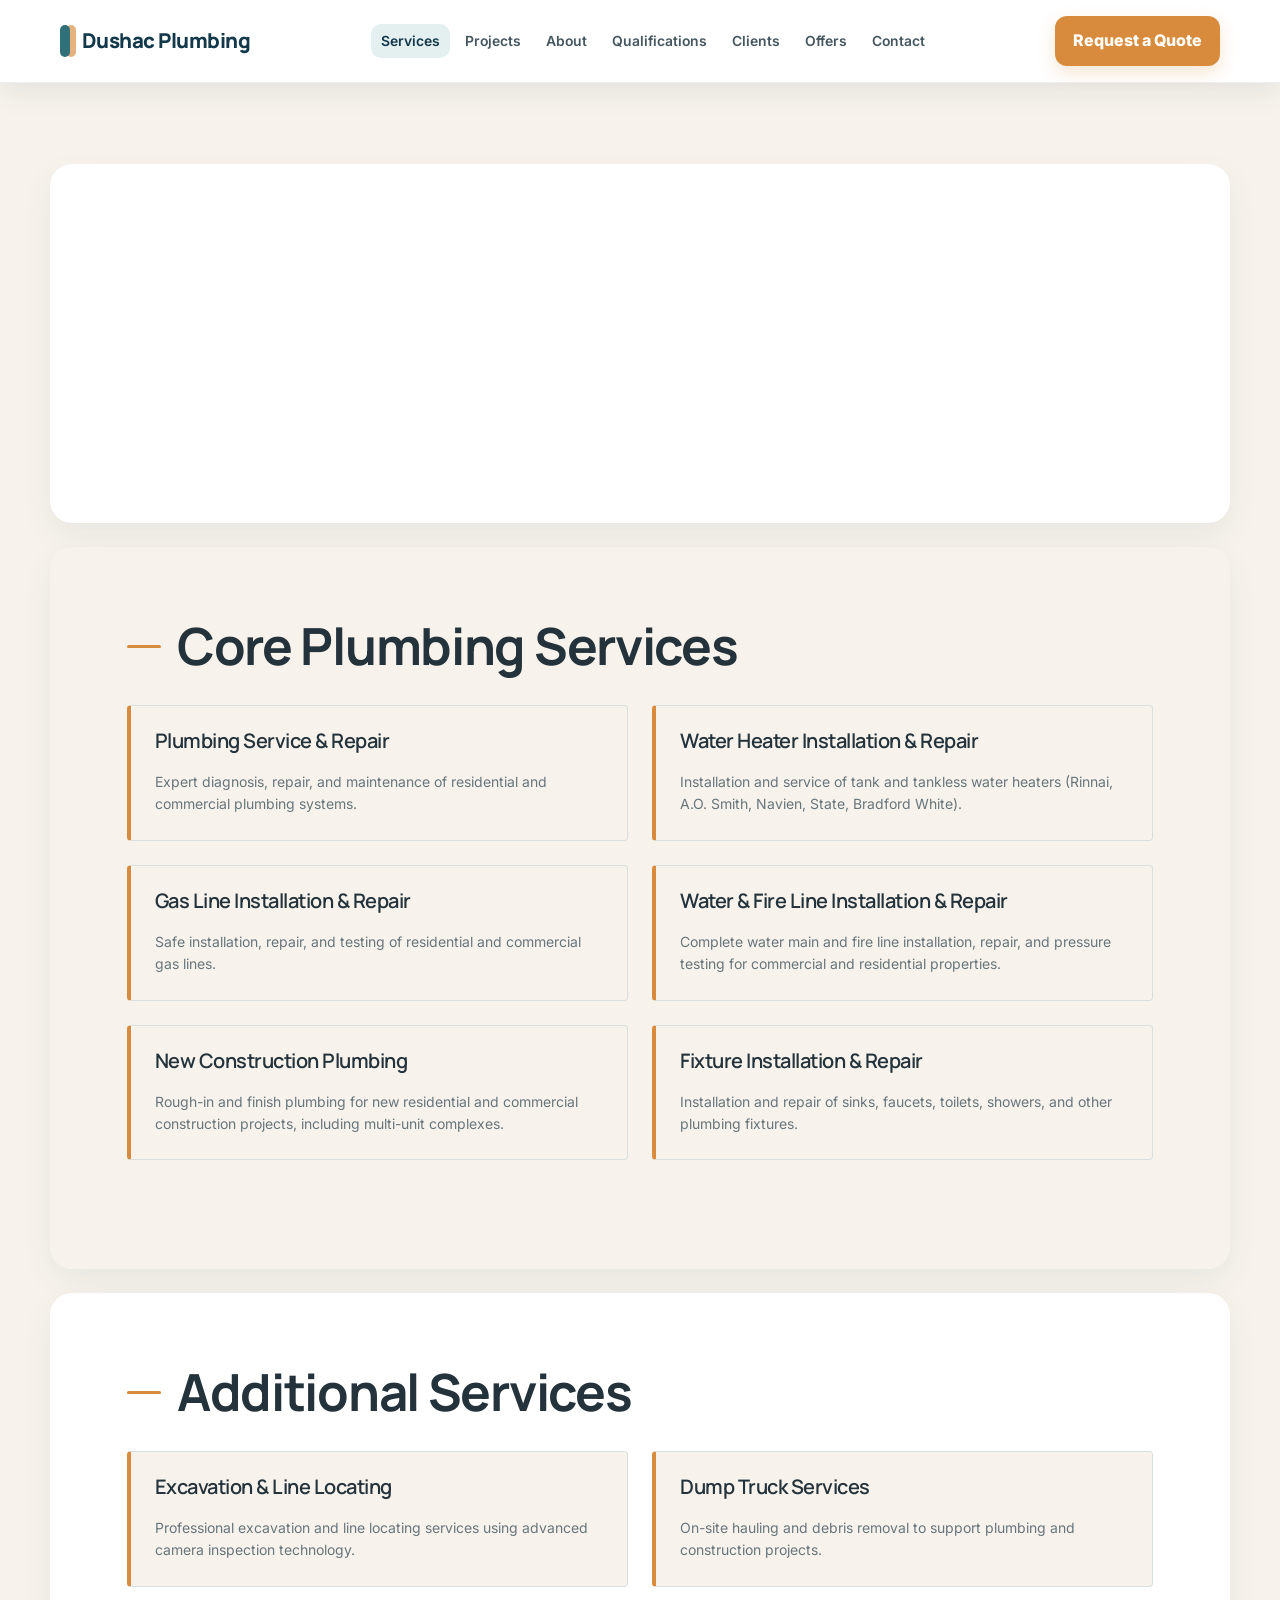
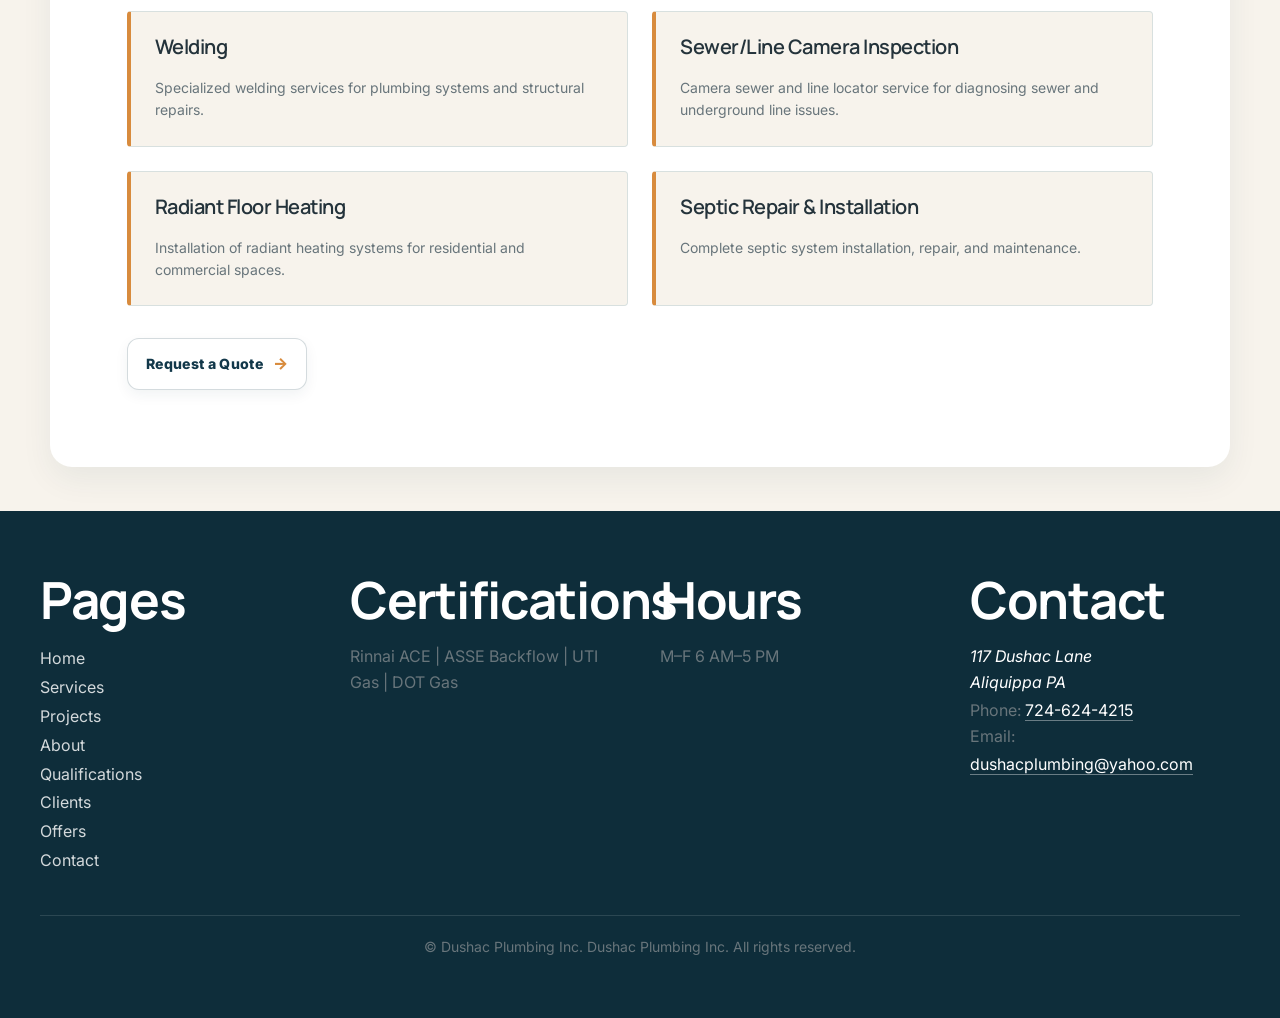
<file: docs/services.html>
<!DOCTYPE html>
<html lang="en">
<head>
  <meta charset="UTF-8">
  <meta name="viewport" content="width=device-width, initial-scale=1.0">
  <title>Our Services | Dushac Plumbing</title>
  <meta name="description" content="Browse the plumbing, gas, water, fire line, excavation, and septic services offered by Dushac Plumbing Inc.">
  <link rel="stylesheet" href="styles.css">
</head>
<body> 
<header class="site-header" id="top">
    <div class="header-inner">
      <a class="logo" href="index.html" aria-label="Dushac Plumbing home">Dushac Plumbing</a>

      <button class="menu-toggle" type="button" aria-expanded="false" aria-controls="primary-nav" aria-label="Toggle navigation menu">
        <span class="menu-toggle-icon" aria-hidden="true"></span>
        <span class="menu-toggle-icon" aria-hidden="true"></span>
        <span class="menu-toggle-icon" aria-hidden="true"></span>
        <span class="menu-toggle-label">Menu</span>
      </button>

      <nav class="primary-nav" id="primary-nav" aria-label="Primary">
        <ul>
          <li><a href="services.html" aria-current="page">Services</a></li>
          <li><a href="projects.html">Projects</a></li>
          <li><a href="about.html">About</a></li>
          <li><a href="qualifications.html">Qualifications</a></li>
          <li><a href="clients.html">Clients</a></li>
                    <li><a href="offers.html">Offers</a></li>
          <li><a href="contact.html">Contact</a></li>
        </ul>
      </nav>

      <a class="btn btn-copper header-cta" href="index.html#contact-cta">Request a Quote</a>
    </div>
  </header>

  <main id="main-content">
    <section id="services-intro" class="section section-services-hub" aria-labelledby="services-title">
      <h1 id="services-title">Our Services</h1>
      <p class="page-intro-deck">Dushac Plumbing Inc. provides a broad range of commercial, industrial, and residential plumbing services, along with excavation, welding, and septic work that supports plumbing projects from start to finish. Explore the services below and contact us to discuss your needs.</p>
    </section>

    <section id="core-services" class="section section-services-hub" aria-labelledby="core-services-title">
      <h2 id="core-services-title">Core Plumbing Services</h2>
      <div class="service-cards">
        <article class="service-card">
          <h3>Plumbing Service &amp; Repair</h3>
          <p>Expert diagnosis, repair, and maintenance of residential and commercial plumbing systems.</p>
        </article>
        <article class="service-card">
          <h3>Water Heater Installation &amp; Repair</h3>
          <p>Installation and service of tank and tankless water heaters (Rinnai, A.O. Smith, Navien, State, Bradford White).</p>
        </article>
        <article class="service-card">
          <h3>Gas Line Installation &amp; Repair</h3>
          <p>Safe installation, repair, and testing of residential and commercial gas lines.</p>
        </article>
        <article class="service-card">
          <h3>Water &amp; Fire Line Installation &amp; Repair</h3>
          <p>Complete water main and fire line installation, repair, and pressure testing for commercial and residential properties.</p>
        </article>
        <article class="service-card">
          <h3>New Construction Plumbing</h3>
          <p>Rough-in and finish plumbing for new residential and commercial construction projects, including multi-unit complexes.</p>
        </article>
        <article class="service-card">
          <h3>Fixture Installation &amp; Repair</h3>
          <p>Installation and repair of sinks, faucets, toilets, showers, and other plumbing fixtures.</p>
        </article>
      </div>
    </section>

    <section id="additional-services" class="section section-services-hub" aria-labelledby="additional-services-title">
      <h2 id="additional-services-title">Additional Services</h2>
      <div class="service-cards">
        <article class="service-card">
          <h3>Excavation &amp; Line Locating</h3>
          <p>Professional excavation and line locating services using advanced camera inspection technology.</p>
        </article>
        <article class="service-card">
          <h3>Dump Truck Services</h3>
          <p>On-site hauling and debris removal to support plumbing and construction projects.</p>
        </article>
        <article class="service-card">
          <h3>Welding</h3>
          <p>Specialized welding services for plumbing systems and structural repairs.</p>
        </article>
        <article class="service-card">
          <h3>Sewer/Line Camera Inspection</h3>
          <p>Camera sewer and line locator service for diagnosing sewer and underground line issues.</p>
        </article>
        <article class="service-card">
          <h3>Radiant Floor Heating</h3>
          <p>Installation of radiant heating systems for residential and commercial spaces.</p>
        </article>
        <article class="service-card">
          <h3>Septic Repair &amp; Installation</h3>
          <p>Complete septic system installation, repair, and maintenance.</p>
        </article>
      </div>
      <p><a class="btn btn-outline action-link" href="index.html#contact-cta">Request a Quote</a></p>
    </section>
  </main>

  <footer id="footer" class="site-footer">
    <div class="footer-grid">
      <section class="footer-block" aria-labelledby="footer-links-title">
        <h2 id="footer-links-title">Pages</h2>
        <ul>
          <li><a href="index.html">Home</a></li>
          <li><a href="services.html">Services</a></li>
          <li><a href="projects.html">Projects</a></li>
          <li><a href="about.html">About</a></li>
          <li><a href="qualifications.html">Qualifications</a></li>
          <li><a href="clients.html">Clients</a></li>
                    <li><a href="offers.html">Offers</a></li>
          <li><a href="contact.html">Contact</a></li>
        </ul>
      </section>

      <section class="footer-block" aria-labelledby="footer-certs-title">
        <h2 id="footer-certs-title">Certifications</h2>
        <p>Rinnai ACE | ASSE Backflow | UTI Gas | DOT Gas</p>
      </section>

      <section class="footer-block" aria-labelledby="footer-hours-title">
        <h2 id="footer-hours-title">Hours</h2>
        <p>M&ndash;F 6 AM&ndash;5 PM</p>
      </section>

      <section class="footer-block" aria-labelledby="footer-contact-title">
        <h2 id="footer-contact-title">Contact</h2>
        <address>
          117 Dushac Lane<br>
          Aliquippa PA
        </address>
        <p>Phone: <a href="tel:+17246244215">724-624-4215</a></p>
        <p>Email: <a href="mailto:dushacplumbing@yahoo.com">dushacplumbing@yahoo.com</a></p>
      </section>
    </div>
    <p class="footer-copy">&copy; <span id="copyright-year">Dushac Plumbing Inc.</span> Dushac Plumbing Inc. All rights reserved.</p>
  </footer>

  <script src="script.js"></script>
</body>
</html>
</file>
<file: docs/styles.css>
@import url('https://fonts.googleapis.com/css2?family=Inter:wght@400;500;600;700&family=Manrope:wght@600;700;800&display=swap');

/* Dushac Plumbing – base structure and layout */

/* 1. Custom properties */
:root {
  --primary-navy: #1a1f3a;
  --accent-copper: #a0522d;
  --bg-light: #f8f8f6;
  --text-dark: #1a1f3a;
  --text-light: #7a7a78;
  --border: #e0dcd8;
}

/* 2. Base styles */
html {
  scroll-behavior: smooth;
}

* {
  margin: 0;
  padding: 0;
  box-sizing: border-box;
}

body {
  font-family: 'Inter', sans-serif;
  font-size: 16px;
  line-height: 1.6;
  color: var(--text-dark);
  background: white;
  margin-top: 70px; /* clears fixed header */
}

h1,
h2,
h3 {
  font-family: 'Montserrat', sans-serif;
  font-weight: 700;
}

h1 {
  font-size: 48px;
}

h2 {
  font-size: 36px;
}

h3 {
  font-size: 24px;
}

/* 3. Header */
header {
  position: fixed;
  top: 0;
  width: 100%;
  background: white;
  box-shadow: 0 2px 4px rgba(0, 0, 0, 0.1);
  z-index: 1000;
}

.header-inner {
  max-width: 1200px;
  margin: 0 auto;
  padding: 16px 20px;
  display: flex;
  align-items: center;
  justify-content: space-between;
}

.logo {
  font-size: 20px;
  font-weight: 700;
  color: var(--primary-navy);
  text-decoration: none;
}

/* 4. Navigation */
.primary-nav ul {
  display: flex;
  gap: 32px;
  list-style: none;
}

.primary-nav a {
  color: var(--text-dark);
  text-decoration: none;
  transition: color 0.3s;
}

.primary-nav a:hover {
  color: var(--accent-copper);
}

.menu-toggle {
  display: none;
  background: none;
  border: none;
  cursor: pointer;
  font-size: 24px;
}

@media (max-width: 767px) {
  .primary-nav {
    display: none;
  }

  .menu-toggle {
    display: block;
  }
}

/* 5. Main body sections */
.section {
  padding: 80px 20px;
  max-width: 1200px;
  margin: 0 auto;
}

/* 6. Buttons */
.btn {
  display: inline-block;
  padding: 12px 24px;
  border: none;
  border-radius: 4px;
  cursor: pointer;
  font-size: 16px;
  text-decoration: none;
  transition: background 0.3s ease;
  font-family: inherit;
  font-weight: 500;
}

.btn-copper {
  background: var(--accent-copper);
  color: white;
}

.btn-copper:hover {
  background: #8b4513;
}

/* 7. Forms */
.quote-form {
  display: flex;
  flex-direction: column;
  gap: 20px;
  max-width: 600px;
  margin: 0 auto;
}

.form-field {
  display: flex;
  flex-direction: column;
}

.form-field label {
  margin-bottom: 8px;
  font-weight: 500;
  color: var(--text-dark);
}

.form-field input,
.form-field select,
.form-field textarea {
  padding: 12px;
  border: 1px solid var(--border);
  font-size: 16px;
  font-family: inherit;
  border-radius: 4px;
}

.form-field textarea {
  resize: vertical;
  min-height: 120px;
}

.form-field input:focus,
.form-field select:focus,
.form-field textarea:focus {
  outline: none;
  border-color: var(--accent-copper);
  box-shadow: 0 0 0 2px rgba(160, 82, 45, 0.1);
}

.quote-form button {
  align-self: flex-start;
}

/* 8. Mobile hamburger menu */
.menu-toggle-icon {
  display: block;
  width: 24px;
  height: 2px;
  background: var(--primary-navy);
  margin: 4px 0;
  transition: all 0.3s;
}

.menu-toggle.is-open .menu-toggle-icon:nth-child(1) {
  transform: rotate(45deg) translate(8px, 8px);
}

.menu-toggle.is-open .menu-toggle-icon:nth-child(2) {
  opacity: 0;
}

.menu-toggle.is-open .menu-toggle-icon:nth-child(3) {
  transform: rotate(-45deg) translate(8px, -8px);
}

.primary-nav.is-open {
  display: flex;
  flex-direction: column;
  position: fixed;
  top: 70px;
  left: 0;
  right: 0;
  background: white;
  padding: 20px;
  gap: 12px;
  box-shadow: 0 4px 8px rgba(0, 0, 0, 0.1);
}

/* 9. Footer */
.site-footer {
  background: var(--primary-navy);
  color: white;
  padding: 60px 20px;
  margin-top: 80px;
}

.footer-grid {
  max-width: 1200px;
  margin: 0 auto;
  display: grid;
  grid-template-columns: repeat(auto-fit, minmax(200px, 1fr));
  gap: 40px;
  margin-bottom: 40px;
}

.footer-block h3 {
  font-size: 16px;
  margin-bottom: 16px;
}

.footer-block ul {
  list-style: none;
}

.footer-block a {
  color: white;
  text-decoration: none;
  line-height: 1.8;
  transition: color 0.3s;
}

.footer-block a:hover {
  color: var(--accent-copper);
}

.footer-copy {
  max-width: 1200px;
  margin: 0 auto;
  border-top: 1px solid rgba(255, 255, 255, 0.2);
  padding-top: 20px;
  text-align: center;
  font-size: 14px;
}

/* 10. Responsive adjustments */
@media (max-width: 767px) {
  .header-cta {
    padding: 8px 16px;
    font-size: 14px;
  }

  .section {
    padding: 40px 20px;
  }
}

@media (min-width: 768px) {
  .primary-nav {
    display: flex !important;
    position: static !important;
    background: none !important;
    box-shadow: none !important;
    padding: 0 !important;
    top: auto !important;
    left: auto !important;
    right: auto !important;
    flex-direction: row !important;
    gap: 32px !important;
  }

  .menu-toggle {
    display: none;
  }
}

/* 11. Homepage sections */
.section-hero {
  background: linear-gradient(135deg, var(--primary-navy), var(--primary-navy));
  padding: 120px 20px;
  text-align: center;
  color: white;
}

.section-hero h1 {
  font-size: 56px;
  margin-bottom: 16px;
}

.hero-subtitle {
  font-size: 20px;
  color: rgba(255, 255, 255, 0.9);
  margin-bottom: 32px;
}

/* Credibility strip */
.credibility-list {
  display: grid;
  grid-template-columns: repeat(auto-fit, minmax(200px, 1fr));
  gap: 40px;
  max-width: 1200px;
  margin: 0 auto;
  text-align: center;
}

.credibility-item {
  padding: 0;
}

.credibility-label {
  font-size: 14px;
  color: var(--text-light);
  text-transform: uppercase;
  letter-spacing: 1px;
}

.credibility-value {
  font-size: 24px;
  font-weight: 700;
  color: var(--primary-navy);
  margin-top: 8px;
}

/* Services & projects */
.services-intro {
  margin-bottom: 40px;
}

.services-intro p {
  font-size: 16px;
  color: var(--text-light);
  margin-bottom: 16px;
}

.project-grid {
  display: grid;
  grid-template-columns: repeat(auto-fit, minmax(280px, 1fr));
  gap: 32px;
}

.project-card {
  background: white;
  border: 1px solid var(--border);
  padding: 24px;
  border-radius: 4px;
  transition: transform 0.3s, box-shadow 0.3s;
}

.project-card:hover {
  transform: translateY(-4px);
  box-shadow: 0 8px 16px rgba(0, 0, 0, 0.1);
}

.project-card h3 {
  font-size: 18px;
  margin-bottom: 8px;
}

.project-meta {
  font-size: 12px;
  color: var(--text-light);
  text-transform: uppercase;
  letter-spacing: 0.5px;
  margin-bottom: 12px;
}

.project-card p {
  font-size: 14px;
  color: var(--text-light);
}

/* Two-column layout */
.two-column {
  display: grid;
  grid-template-columns: 1fr 1fr;
  gap: 40px;
}

@media (max-width: 767px) {
  .two-column {
    grid-template-columns: 1fr;
  }
}

/* Contact CTA */
.contact-methods {
  display: flex;
  gap: 32px;
  margin-bottom: 40px;
  flex-wrap: wrap;
}

.contact-phone,
.contact-email {
  flex: 1;
  min-width: 200px;
}

.contact-phone a,
.contact-email a {
  font-size: 18px;
  font-weight: 600;
  color: var(--accent-copper);
  text-decoration: none;
}

/* Testimonials */
.testimonial-item {
  background: var(--bg-light);
  padding: 24px;
  border-left: 4px solid var(--accent-copper);
  margin-bottom: 24px;
}

.testimonial-quote {
  font-size: 14px;
  color: var(--text-light);
  margin-bottom: 12px;
  font-style: italic;
}

.testimonial-author {
  font-weight: 600;
  color: var(--text-dark);
  font-size: 14px;
}

@media (max-width: 767px) {
  .section-hero {
    padding: 80px 20px;
  }

  .section-hero h1 {
    font-size: 36px;
  }
}

/* 12. Final section-specific rules */
.section-hero {
  padding-top: 100px; /* accounts for fixed header */
}

.section-overview,
.section-services,
.section-projects,
.section-clients,
.section-qualifications,
.section-contact {
  background: white;
}

.section-testimonials {
  background: var(--bg-light);
}

.service-cards {
  display: grid;
  grid-template-columns: repeat(3, 1fr);
  gap: 24px;
  margin: 32px 0;
}

.service-card {
  padding: 28px 24px;
  background: white;
  border: 1px solid var(--border);
  border-radius: 4px;
  transition: border-color 0.2s ease, box-shadow 0.2s ease;
  display: flex;
  flex-direction: column;
  align-items: flex-start;
}

.service-card:hover {
  border-color: var(--accent-copper);
  box-shadow: 0 2px 8px rgba(160, 82, 45, 0.1);
}

.service-icon {
  width: 28px;
  height: 28px;
  margin-bottom: 16px;
  flex-shrink: 0;
  color: var(--accent-copper);
  stroke-linecap: round;
  stroke-linejoin: round;
}

.service-card h3 {
  font-size: 18px;
  font-weight: 600;
  margin-bottom: 8px;
  color: var(--text-dark);
}

.service-card p {
  font-size: 14px;
  line-height: 1.6;
  color: var(--text-light);
}

@media (max-width: 768px) {
  .service-cards {
    grid-template-columns: repeat(2, 1fr);
  }
}

@media (max-width: 480px) {
  .service-cards {
    grid-template-columns: 1fr;
  }
}

.cert-list {
  list-style: none;
  padding: 0;
}

.cert-list li {
  margin-bottom: 8px;
}

.client-logos-slot {
  text-align: center;
  padding: 40px 20px;
  background: var(--bg-light);
  border-radius: 4px;
  color: var(--text-light);
}

.client-badge-grid {
  display: grid;
  grid-template-columns: repeat(3, 1fr);
  gap: 16px;
  margin: 32px 0;
}

.client-badge {
  padding: 18px 16px;
  background: #f8f8f6;
  border: 1px solid #e0dcd8;
  border-radius: 4px;
  text-align: center;
  font-size: 15px;
  font-weight: 500;
  color: var(--text-dark);
  transition: all 0.2s ease;
  white-space: nowrap;
  overflow: hidden;
  text-overflow: ellipsis;
}

.client-badge:hover {
  border-color: #d0c8c0;
  background: white;
}

@media (max-width: 768px) {
  .client-badge-grid {
    grid-template-columns: repeat(2, 1fr);
  }
}

@media (max-width: 480px) {
  .client-badge-grid {
    grid-template-columns: 1fr;
  }

  .client-badge {
    white-space: normal;
    overflow: visible;
  }
}

.testimonial-grid {
  display: grid;
  grid-template-columns: repeat(auto-fit, minmax(300px, 1fr));
  gap: 32px;
}

/* Testimonials enhancement */
.testimonial {
  position: relative;
  padding: 28px;
  margin: 0 0 24px 0;
  background: #f8f8f6;
  border-left: 4px solid var(--accent-copper);
  border-radius: 0;
}

.testimonial::before {
  content: '"';
  position: absolute;
  top: 8px;
  left: 16px;
  font-size: 48px;
  line-height: 0.8;
  color: var(--accent-copper);
  opacity: 0.15;
  pointer-events: none;
  user-select: none;
}

.testimonial p {
  position: relative;
  margin: 0 0 16px 0;
  font-size: 15px;
  line-height: 1.7;
  color: var(--text-dark);
}

.testimonial footer {
  margin: 0;
  font-size: 14px;
  font-weight: 600;
  color: var(--accent-copper);
}

@media (max-width: 768px) {
  .testimonial {
    padding: 20px;
  }

  .testimonial::before {
    font-size: 40px;
    top: 4px;
  }

  .testimonial p {
    font-size: 14px;
  }
}

/* 13. Services hub page */
.section-services-hub h1 {
  font-size: 48px;
  margin-bottom: 16px;
}

.section-services-hub > p {
  max-width: 760px;
  color: var(--text-light);
  font-size: 18px;
}

.section-services-hub h2 {
  margin-bottom: 32px;
}

.service-cards {
  display: grid;
  grid-template-columns: 1fr;
  gap: 24px;
}

@media (min-width: 768px) {
  .service-cards {
    grid-template-columns: 1fr 1fr;
  }
}

.service-card {
  background: var(--bg-light);
  border: 1px solid var(--border);
  border-left: 4px solid var(--accent-copper);
  border-radius: 4px;
  padding: 24px;
  display: flex;
  flex-direction: column;
  gap: 12px;
}

.service-card h3 {
  font-size: 20px;
}

.service-card p {
  color: var(--text-light);
  flex-grow: 1;
}

.service-card .text-link[aria-disabled="true"] {
  color: var(--text-light);
  text-decoration: none;
  cursor: default;
}


/* 14. Clients page */
.client-placeholder-note {
  font-size: 14px;
  color: var(--text-light);
  font-style: italic;
  margin-bottom: 24px;
}

.client-logo-grid {
  display: grid;
  grid-template-columns: 1fr;
  gap: 24px;
  min-height: 200px;
  padding: 40px 20px;
  background: var(--bg-light);
  border: 2px dashed var(--border);
  border-radius: 4px;
  align-items: center;
  justify-items: center;
}

.client-logo-grid-label {
  color: var(--text-light);
  text-align: center;
}

@media (min-width: 768px) and (max-width: 1023px) {
  .client-logo-grid {
    grid-template-columns: repeat(2, 1fr);
  }
}

@media (min-width: 1024px) {
  .client-logo-grid {
    grid-template-columns: repeat(3, 1fr);
  }
}

.why-list {
  list-style: none;
  display: grid;
  grid-template-columns: 1fr;
  gap: 32px;
}

@media (min-width: 768px) {
  .why-list {
    grid-template-columns: repeat(3, 1fr);
  }
}

.why-item {
  border-top: 4px solid var(--accent-copper);
  padding-top: 16px;
}

.why-item h3 {
  font-size: 20px;
  margin-bottom: 8px;
}

.why-item p {
  color: var(--text-light);
}


/* 15. Final polish */

/* Links */
a {
  color: var(--accent-copper);
  text-decoration: none;
  transition: color 0.3s;
}

a:hover {
  color: #8b4513;
  text-decoration: underline;
}

/* Header refinements */
header {
  box-shadow: 0 1px 3px rgba(0, 0, 0, 0.1);
}

.logo {
  transition: color 0.3s;
}

.logo:hover {
  color: var(--accent-copper);
}

/* Body padding for fixed header */
@media (min-width: 768px) {
  body {
    padding-top: 70px;
  }
}

@media (max-width: 767px) {
  body {
    padding-top: 60px;
  }
}

/* Anchor offset for fixed header */
.section {
  scroll-margin-top: 90px;
}

@media (max-width: 767px) {
  .section {
    scroll-margin-top: 70px;
  }
}

/* Button refinements */
.btn-copper:focus {
  outline: 2px solid var(--accent-copper);
  outline-offset: 2px;
}

.btn-copper:active {
  background: #6b3410;
}

/* Footer link hover */
.footer-block a {
  border-bottom: 1px solid transparent;
  transition: border-color 0.3s, color 0.3s;
}

.footer-block a:hover {
  border-bottom-color: var(--accent-copper);
}

/* Form improvements */
input:required,
textarea:required,
select:required {
  border-left: 3px solid var(--accent-copper);
}

button[type=submit] {
  transition: all 0.3s;
}

button[type=submit]:hover {
  background: #8b4513;
  transform: translateY(-2px);
  box-shadow: 0 4px 8px rgba(0, 0, 0, 0.2);
}

/* Project imagery */
/* Featured Work editorial layout (index.html only) */
.featured-gallery {
  display: grid;
  grid-template-columns: 2fr 1fr;
  grid-template-rows: auto auto auto;
  gap: 24px;
  margin: 40px 0;
}

.featured-card:nth-child(1) {
  grid-column: 1 / 2;
  grid-row: 1 / 3;
}

.featured-card:nth-child(2) {
  grid-column: 2 / 3;
  grid-row: 1 / 2;
}

.featured-card:nth-child(3) {
  grid-column: 2 / 3;
  grid-row: 2 / 3;
}

.featured-card:nth-child(4) {
  grid-column: 2 / 3;
  grid-row: 3 / 4;
}

.featured-card figure {
  margin: 0;
  overflow: hidden;
  aspect-ratio: auto;
  height: 100%;
}

.featured-card img {
  width: 100%;
  height: 100%;
  object-fit: cover;
  display: block;
}

.project-caption {
  padding: 16px;
  font-size: 14px;
  font-weight: 500;
  background: white;
}

@media (max-width: 768px) {
  .featured-gallery {
    grid-template-columns: 1fr;
    grid-template-rows: auto auto auto auto;
  }

  .featured-card:nth-child(1) {
    grid-column: 1 / 2;
    grid-row: 1 / 2;
  }

  .featured-card:nth-child(2) {
    grid-column: 1 / 2;
    grid-row: 2 / 3;
  }

  .featured-card:nth-child(3) {
    grid-column: 1 / 2;
    grid-row: 3 / 4;
  }

  .featured-card:nth-child(4) {
    grid-column: 1 / 2;
    grid-row: 4 / 5;
  }

  .featured-card:nth-child(1) figure {
    height: 400px;
  }

  .featured-card:nth-child(n+2) figure {
    height: 250px;
  }
}
.portfolio-grid { display: grid; grid-template-columns: repeat(auto-fit, minmax(280px, 1fr)); gap: 30px; }
.portfolio-item img { width: 100%; height: auto; display: block; margin-bottom: 12px; }


/* ========================================================================
   Premium visual polish — ChatGPT pass
   Scoped overrides intentionally live at the end so they win over legacy
   duplicate rules without destabilizing the rest of the site.
   ======================================================================== */

:root {
  --navy-deep: #13182f;
  --copper-soft: #b8663d;
  --paper: #f4f1ec;
  --ink-muted: #65676f;
}

body {
  font-family: 'Inter', 'Segoe UI', Arial, sans-serif;
}

h1,
h2,
h3,
.logo {
  font-family: 'Barlow Condensed', 'Arial Narrow', sans-serif;
  letter-spacing: 0.01em;
  line-height: 1.05;
}

h1 {
  font-size: clamp(2.8rem, 5.6vw, 4.9rem);
}

h2 {
  font-size: clamp(2.25rem, 4vw, 3.35rem);
  margin-bottom: 18px;
}

h3 {
  font-size: clamp(1.35rem, 2vw, 1.7rem);
}

.section {
  padding-top: clamp(64px, 7vw, 96px);
  padding-bottom: clamp(64px, 7vw, 96px);
}

.section-kicker {
  margin-bottom: 10px;
  color: var(--accent-copper);
  font-size: 0.75rem;
  font-weight: 700;
  letter-spacing: 0.16em;
  text-transform: uppercase;
}

.section-heading-row {
  display: flex;
  align-items: end;
  justify-content: space-between;
  gap: 28px;
  margin-bottom: 34px;
}

.section-heading-row h2,
.section-heading-row p {
  margin-bottom: 0;
}

.section-heading-link {
  flex: 0 0 auto;
  padding-bottom: 5px;
}

.primary-nav a {
  position: relative;
  font-size: 0.92rem;
  font-weight: 600;
}

.primary-nav a[aria-current="page"] {
  color: var(--accent-copper);
}

.primary-nav a[aria-current="page"]::after {
  content: '';
  position: absolute;
  left: 0;
  right: 0;
  bottom: -8px;
  height: 2px;
  background: var(--accent-copper);
}

/* Homepage hero: stronger editorial hierarchy without adding stock imagery. */
.section-hero {
  max-width: none;
  min-height: 520px;
  display: flex;
  flex-direction: column;
  justify-content: center;
  align-items: flex-start;
  text-align: left;
  background: var(--navy-deep);
  padding-left: max(24px, calc((100vw - 1120px) / 2));
  padding-right: max(24px, calc((100vw - 1120px) / 2));
  position: relative;
  overflow: hidden;
}

.section-hero::before {
  content: '';
  position: absolute;
  right: max(24px, calc((100vw - 1120px) / 2));
  top: 18%;
  width: 116px;
  height: 64%;
  border-top: 1px solid rgba(255,255,255,0.16);
  border-bottom: 1px solid rgba(255,255,255,0.16);
  border-right: 8px solid var(--accent-copper);
  pointer-events: none;
}

.section-hero h1 {
  max-width: 860px;
  margin-bottom: 18px;
  text-wrap: balance;
}

.section-hero .hero-subtitle {
  font-weight: 600;
  letter-spacing: 0.035em;
}

/* Service showcase — scoped to homepage so the services hub remains stable. */
#services-teaser .service-cards {
  display: grid;
  grid-template-columns: repeat(3, minmax(0, 1fr));
  gap: 18px;
  margin: 36px 0 30px;
}

#services-teaser .service-card {
  min-height: 255px;
  padding: 30px 26px 28px;
  background: var(--paper);
  border: 0;
  border-top: 3px solid transparent;
  border-radius: 0;
  box-shadow: none;
  gap: 0;
  transition: transform .2s ease, border-color .2s ease, background .2s ease;
}

#services-teaser .service-card:hover {
  transform: translateY(-4px);
  border-top-color: var(--accent-copper);
  background: #fff;
  box-shadow: none;
}

#services-teaser .service-icon {
  width: 46px;
  height: 46px;
  padding: 10px;
  margin-bottom: 26px;
  color: var(--accent-copper);
  background: #fff;
  border: 1px solid #ded7cf;
}

#services-teaser .service-card h3 {
  margin-bottom: 12px;
  font-size: 1.48rem;
}

#services-teaser .service-card p {
  color: var(--ink-muted);
  font-size: 0.94rem;
  line-height: 1.7;
}

/* Featured Work — one lead image, two supporting images, one wide closer. */
#featured-projects {
  max-width: 1240px;
}

.featured-gallery {
  display: grid;
  grid-template-columns: minmax(0, 1.42fr) minmax(300px, .78fr);
  grid-template-rows: 272px 272px 310px;
  gap: 20px;
  margin: 0;
}

.featured-card:nth-child(1) {
  grid-column: 1;
  grid-row: 1 / 3;
}

.featured-card:nth-child(2) {
  grid-column: 2;
  grid-row: 1;
}

.featured-card:nth-child(3) {
  grid-column: 2;
  grid-row: 2;
}

.featured-card:nth-child(4) {
  grid-column: 1 / 3;
  grid-row: 3;
}

.featured-card,
.featured-card figure {
  min-height: 0;
  height: 100%;
  margin: 0;
}

.featured-card figure {
  position: relative;
  overflow: hidden;
  background: var(--navy-deep);
}

.featured-card img {
  width: 100%;
  height: 100%;
  display: block;
  object-fit: cover;
  transition: transform .35s ease;
}

.featured-card:hover img {
  transform: scale(1.025);
}

.featured-card:nth-child(4) img {
  object-position: center 48%;
}

.project-caption {
  position: absolute;
  left: 0;
  right: 0;
  bottom: 0;
  padding: 42px 22px 20px;
  color: #fff;
  background: linear-gradient(to top, rgba(10,14,30,.92), rgba(10,14,30,0));
  display: flex;
  flex-direction: column;
  gap: 3px;
}

.project-place {
  font-family: 'Barlow Condensed', 'Arial Narrow', sans-serif;
  font-size: 1.35rem;
  font-weight: 700;
  line-height: 1.05;
}

.project-scope {
  font-size: 0.82rem;
  font-weight: 600;
  letter-spacing: .035em;
  color: rgba(255,255,255,.84);
}

/* Client names become a restrained typographic trust wall, not fake logos. */
#client-logos .client-logos-slot {
  padding: 10px 0 0;
  background: transparent;
  color: inherit;
}

#client-logos .client-badge-grid {
  grid-template-columns: repeat(3, minmax(0, 1fr));
  gap: 0;
  margin: 36px 0 26px;
  border-top: 1px solid var(--border);
  border-left: 1px solid var(--border);
}

#client-logos .client-badge {
  min-height: 86px;
  display: flex;
  align-items: center;
  justify-content: center;
  padding: 18px;
  background: #fff;
  border: 0;
  border-right: 1px solid var(--border);
  border-bottom: 1px solid var(--border);
  border-radius: 0;
  color: var(--primary-navy);
  font-family: 'Barlow Condensed', 'Arial Narrow', sans-serif;
  font-size: 1.25rem;
  font-weight: 700;
  letter-spacing: .025em;
  white-space: normal;
  transition: background .2s ease, color .2s ease;
}

#client-logos .client-badge:hover {
  background: var(--navy-deep);
  color: #fff;
  border-color: var(--border);
}

/* Qualification trust grid — text-only, no fake certification marks. */
.qualification-grid {
  display: grid;
  grid-template-columns: repeat(3, minmax(0, 1fr));
  border-top: 1px solid var(--border);
  border-left: 1px solid var(--border);
}

.qualification-card {
  min-height: 132px;
  display: flex;
  flex-direction: column;
  justify-content: end;
  gap: 8px;
  padding: 24px;
  border-right: 1px solid var(--border);
  border-bottom: 1px solid var(--border);
  background: #fff;
}

.qualification-card-wide {
  grid-column: span 2;
  background: var(--navy-deep);
  color: #fff;
}

.qualification-card strong {
  font-family: 'Barlow Condensed', 'Arial Narrow', sans-serif;
  font-size: 1.55rem;
  line-height: 1.05;
}

.qualification-card-wide strong {
  font-size: 2rem;
}

.qualification-label {
  color: var(--accent-copper);
  font-size: .72rem;
  font-weight: 700;
  letter-spacing: .14em;
  text-transform: uppercase;
}

/* Testimonials: one feature quote plus two supporting quotes. */
#testimonials-preview .testimonial-grid {
  display: grid;
  grid-template-columns: repeat(2, minmax(0, 1fr));
  gap: 18px;
  margin-top: 34px;
}

#testimonials-preview .testimonial {
  margin: 0;
  padding: 32px 30px;
  background: #fff;
  border: 0;
  border-top: 3px solid var(--accent-copper);
}

#testimonials-preview .testimonial:first-child {
  grid-column: 1 / -1;
  padding: 38px 36px;
  background: var(--navy-deep);
  color: #fff;
}

#testimonials-preview .testimonial:first-child p {
  max-width: 920px;
  color: #fff;
  font-size: 1.08rem;
}

#testimonials-preview .testimonial::before {
  top: 14px;
  left: 22px;
  font-family: Georgia, serif;
  font-size: 4.5rem;
  opacity: .16;
}

#testimonials-preview .testimonial footer {
  font-weight: 700;
}

/* Qualifications page: stronger trust hierarchy. */
.cert-grid {
  display: grid;
  grid-template-columns: repeat(4, minmax(0, 1fr));
  gap: 16px;
  list-style: none;
  padding: 0;
}

.cert-card {
  min-height: 180px;
  padding: 24px;
  border: 1px solid var(--border);
  border-top: 3px solid var(--accent-copper);
  background: var(--paper);
}

/* Mobile navigation and responsive polish. */
@media (max-width: 900px) {
  #services-teaser .service-cards {
    grid-template-columns: repeat(2, minmax(0, 1fr));
  }

  .cert-grid {
    grid-template-columns: repeat(2, minmax(0, 1fr));
  }
}

@media (max-width: 767px) {
  body {
    margin-top: 68px;
  }

  .header-inner {
    min-height: 68px;
    padding-top: 10px;
    padding-bottom: 10px;
  }

  .menu-toggle {
    min-width: 48px;
    min-height: 48px;
    display: flex;
    flex-direction: column;
    justify-content: center;
    align-items: center;
  }

  .menu-toggle-label {
    margin-top: 2px;
    font-size: .68rem;
    font-weight: 700;
    letter-spacing: .06em;
    text-transform: uppercase;
  }

  .primary-nav.is-open {
    top: 68px;
    padding: 12px 20px 22px;
  }

  .primary-nav.is-open ul {
    width: 100%;
    flex-direction: column;
    gap: 0;
  }

  .primary-nav.is-open a {
    display: flex;
    min-height: 48px;
    align-items: center;
    border-bottom: 1px solid var(--border);
  }

  .primary-nav a[aria-current="page"]::after {
    display: none;
  }

  .section-hero {
    min-height: 470px;
    padding-top: 86px;
    padding-bottom: 86px;
    align-items: flex-start;
    text-align: left;
  }

  .section-hero::before {
    width: 74px;
    height: 46%;
    top: auto;
    bottom: 11%;
    right: 22px;
  }

  .section-heading-row {
    display: block;
    margin-bottom: 28px;
  }

  .section-heading-link {
    display: inline-block;
    margin-top: 14px;
  }

  #services-teaser .service-cards {
    grid-template-columns: 1fr;
  }

  #services-teaser .service-card {
    min-height: 0;
  }

  .featured-gallery {
    display: grid;
    grid-template-columns: 1fr;
    grid-template-rows: none;
    gap: 14px;
  }

  .featured-card:nth-child(1),
  .featured-card:nth-child(2),
  .featured-card:nth-child(3),
  .featured-card:nth-child(4) {
    grid-column: 1;
    grid-row: auto;
  }

  .featured-card:nth-child(1) figure {
    height: 420px;
  }

  .featured-card:nth-child(n+2) figure {
    height: 270px;
  }

  .project-caption {
    position: absolute;
    padding: 54px 18px 18px;
  }

  #client-logos .client-badge-grid {
    grid-template-columns: repeat(2, minmax(0, 1fr));
  }

  .qualification-grid {
    grid-template-columns: repeat(2, minmax(0, 1fr));
  }

  .qualification-card-wide {
    grid-column: 1 / -1;
  }

  #testimonials-preview .testimonial-grid {
    grid-template-columns: 1fr;
  }

  #testimonials-preview .testimonial:first-child {
    grid-column: auto;
  }
}

@media (max-width: 520px) {
  .header-cta {
    display: none;
  }

  #client-logos .client-badge-grid,
  .qualification-grid,
  .cert-grid {
    grid-template-columns: 1fr;
  }

  .qualification-card-wide {
    grid-column: auto;
  }

  .featured-card:nth-child(1) figure {
    height: 360px;
  }

  .featured-card:nth-child(n+2) figure {
    height: 235px;
  }
}

@media (prefers-reduced-motion: reduce) {
  .featured-card img,
  #services-teaser .service-card,
  #client-logos .client-badge {
    transition: none;
  }
}


/* ========================================================================
   Visual refinement pass 2 — section definition, nav detail, CTA cleanup
   ======================================================================== */

:root {
  --navy-ink: #11172d;
  --navy-mid: #202843;
  --paper-warm: #f3f0ea;
  --paper-cool: #f6f7f8;
  --copper-line: #b76842;
  --line-soft: #d9d5cf;
}

/* Sticky navigation: darker, layered, and more intentional. */
.site-header {
  background: rgba(17, 23, 45, 0.97);
  border-top: 3px solid var(--accent-copper);
  border-bottom: 1px solid rgba(255,255,255,.09);
  box-shadow: 0 10px 30px rgba(10, 14, 30, .14);
  backdrop-filter: blur(10px);
}

.header-inner {
  min-height: 72px;
}

.logo {
  display: inline-flex;
  align-items: center;
  gap: 12px;
  color: #fff;
  font-size: 1.42rem;
  letter-spacing: .025em;
}

.logo::before {
  content: '';
  width: 8px;
  height: 30px;
  background: var(--accent-copper);
  box-shadow: 5px 0 0 rgba(183,104,66,.28);
}

.logo:hover {
  color: #fff;
  text-decoration: none;
}

.primary-nav a {
  color: rgba(255,255,255,.82);
  padding: 10px 8px;
  border-radius: 3px;
  transition: color .2s ease, background .2s ease;
}

.primary-nav a:hover {
  color: #fff;
  background: rgba(255,255,255,.07);
  text-decoration: none;
}

.primary-nav a[aria-current="page"] {
  color: #fff;
  background: rgba(183,104,66,.14);
}

.primary-nav a[aria-current="page"]::after {
  bottom: 2px;
  left: 8px;
  right: 8px;
  height: 2px;
}

.header-cta {
  box-shadow: inset 0 0 0 1px rgba(255,255,255,.12);
}

/* Hero credential is a designed badge rather than a floating subtitle. */
.section-hero .hero-subtitle {
  display: inline-flex;
  align-items: center;
  gap: 10px;
  width: auto;
  padding: 9px 13px;
  margin-bottom: 30px;
  border: 1px solid rgba(255,255,255,.22);
  background: rgba(255,255,255,.055);
  color: #fff;
  font-size: .92rem;
  letter-spacing: .05em;
  text-transform: uppercase;
}

.section-hero .hero-subtitle span {
  color: #e4a07a;
  font-weight: 800;
}

/* Subtle blueprint/grid detail so large blocks do not read as flat solids. */
.section-hero::after,
.section-services-hub:first-child::after {
  content: '';
  position: absolute;
  inset: 0;
  pointer-events: none;
  opacity: .18;
  background-image:
    linear-gradient(rgba(255,255,255,.055) 1px, transparent 1px),
    linear-gradient(90deg, rgba(255,255,255,.055) 1px, transparent 1px);
  background-size: 42px 42px;
  mask-image: linear-gradient(to left, rgba(0,0,0,.9), transparent 72%);
}

.section-hero > * {
  position: relative;
  z-index: 1;
}

/* Full-width section bands with alternating materiality. */
main > .section:not(.section-hero):not(.section-credibility) {
  position: relative;
  --band-bg: #fff;
  background: var(--band-bg);
  box-shadow: 0 0 0 100vmax var(--band-bg);
  clip-path: inset(0 -100vmax);
  border-top: 1px solid rgba(217,213,207,.72);
}

main > .section:not(.section-hero):not(.section-credibility):nth-of-type(even) {
  --band-bg: var(--paper-warm);
}

main > .section:not(.section-hero):not(.section-credibility):nth-of-type(odd) {
  --band-bg: #fff;
}

.section-testimonials {
  --band-bg: var(--paper-cool) !important;
}

.section-credibility {
  position: relative;
  max-width: none;
  padding: 28px max(20px, calc((100vw - 1120px) / 2));
  background: #fff;
  border-bottom: 1px solid var(--line-soft);
}

.credibility-item {
  position: relative;
  padding: 8px 20px;
}

.credibility-item + .credibility-item::before {
  content: '';
  position: absolute;
  left: -20px;
  top: 14%;
  bottom: 14%;
  width: 1px;
  background: var(--line-soft);
}

/* Page intros: designed mastheads instead of H1 + gray paragraph. */
.section-services-hub:first-child {
  max-width: none;
  min-height: 330px;
  padding: 92px max(20px, calc((100vw - 1120px) / 2)) 76px;
  background: var(--navy-mid) !important;
  color: #fff;
  box-shadow: none !important;
  clip-path: none !important;
  border-top: 0 !important;
  overflow: hidden;
}

.section-services-hub:first-child h1 {
  position: relative;
  z-index: 1;
  max-width: 850px;
  margin-bottom: 26px;
  color: #fff;
}

.section-services-hub:first-child > p,
.page-intro-deck {
  position: relative;
  z-index: 1;
  max-width: 760px !important;
  margin: 0 !important;
  padding: 16px 18px;
  border-left: 3px solid var(--accent-copper);
  background: rgba(255,255,255,.07);
  color: rgba(255,255,255,.88) !important;
  font-size: 1rem !important;
  line-height: 1.72;
}

/* Section headings get a visual anchor rather than reading like document headings. */
main > .section:not(.section-hero):not(.section-credibility) > h2,
.section-heading-row h2 {
  position: relative;
  padding-left: 18px;
}

main > .section:not(.section-hero):not(.section-credibility) > h2::before,
.section-heading-row h2::before {
  content: '';
  position: absolute;
  left: 0;
  top: .08em;
  width: 5px;
  height: .78em;
  background: var(--accent-copper);
}

.section-kicker {
  display: inline-flex;
  align-items: center;
  gap: 8px;
  width: fit-content;
  padding: 6px 9px;
  margin-bottom: 14px;
  background: rgba(160,82,45,.09);
  border: 1px solid rgba(160,82,45,.17);
  color: var(--accent-copper);
  font-size: .69rem;
  letter-spacing: .15em;
}

.section-kicker::before {
  content: '';
  width: 6px;
  height: 6px;
  background: var(--accent-copper);
}

.section-deck {
  max-width: 680px;
  margin-top: -4px;
  color: var(--ink-muted);
  font-size: .98rem;
  line-height: 1.7;
}

.section-note {
  max-width: 760px;
  margin: 26px 0 0;
  padding: 16px 18px;
  border-left: 3px solid var(--accent-copper);
  background: rgba(255,255,255,.72);
  color: var(--ink-muted);
}

/* Convert floating body links into deliberate outline CTAs. */
.text-link {
  display: inline-flex;
  align-items: center;
  gap: 10px;
  min-height: 42px;
  padding: 9px 14px;
  margin-top: 8px;
  border: 1px solid rgba(26,31,58,.25);
  background: rgba(255,255,255,.7);
  color: var(--primary-navy);
  font-size: .88rem;
  font-weight: 700;
  letter-spacing: .02em;
  text-decoration: none;
}

.text-link::after {
  content: '→';
  color: var(--accent-copper);
  font-size: 1rem;
  transition: transform .2s ease;
}

.text-link:hover {
  border-color: var(--accent-copper);
  color: var(--primary-navy);
  background: #fff;
  text-decoration: none;
}

.text-link:hover::after {
  transform: translateX(3px);
}

.section-heading-link {
  margin-top: 0;
}

/* Contact details become actual actions instead of naked links. */
.contact-methods {
  list-style: none;
  gap: 14px;
}

.contact-methods li {
  min-width: min(100%, 260px);
}

.contact-method-label {
  display: block;
  margin-bottom: 7px;
  color: var(--text-light);
  font-size: .7rem;
  font-weight: 800;
  letter-spacing: .14em;
  text-transform: uppercase;
}

.contact-action {
  display: inline-flex;
  align-items: center;
  justify-content: center;
  min-height: 46px;
  padding: 11px 16px;
  border: 1px solid var(--primary-navy);
  background: var(--primary-navy);
  color: #fff;
  font-weight: 700;
  text-decoration: none;
}

.contact-action:hover {
  border-color: var(--accent-copper);
  background: var(--accent-copper);
  color: #fff;
  text-decoration: none;
}

.contact-cta-block {
  padding: 28px;
  border-left: 4px solid var(--accent-copper);
  background:
    linear-gradient(90deg, rgba(160,82,45,.065), transparent 45%),
    #fff;
  box-shadow: 0 12px 30px rgba(17,23,45,.06);
}

/* More defined cards and content areas without resorting to heavy shadows. */
#services-teaser .service-card,
.cert-card,
.why-item {
  position: relative;
}

#services-teaser .service-card::after,
.cert-card::after {
  content: '';
  position: absolute;
  right: 14px;
  top: 14px;
  width: 20px;
  height: 20px;
  border-top: 1px solid rgba(160,82,45,.34);
  border-right: 1px solid rgba(160,82,45,.34);
}

.portfolio-item {
  padding-bottom: 20px;
  border-bottom: 1px solid var(--line-soft);
}

.portfolio-item h3 {
  margin-top: 8px;
}

.project-meta {
  display: flex;
  flex-wrap: wrap;
  gap: 8px;
  margin: 9px 0 7px;
}

.project-meta span {
  padding: 5px 8px;
  background: var(--paper-warm);
  border: 1px solid var(--line-soft);
  color: var(--ink-muted);
  font-size: .72rem;
  font-weight: 700;
  letter-spacing: .04em;
}

/* Services hub headings are separated into bands, not stacked document text. */
#core-services,
#additional-services {
  padding-top: 72px;
}

#core-services > h2,
#additional-services > h2 {
  display: flex;
  align-items: center;
  gap: 16px;
  padding-left: 0;
}

#core-services > h2::before,
#additional-services > h2::before {
  position: static;
  flex: 0 0 auto;
  width: 34px;
  height: 3px;
}

/* Footer details stay links, but look intentional rather than accidental URLs. */
.footer-block a[href^="tel:"],
.footer-block a[href^="mailto:"] {
  color: #fff;
  border-bottom: 1px solid rgba(255,255,255,.38);
}

@media (max-width: 767px) {
  .site-header {
    background: var(--navy-ink);
  }

  .menu-toggle-icon {
    background: #fff;
  }

  .menu-toggle-label {
    color: rgba(255,255,255,.86);
  }

  .primary-nav.is-open {
    background: var(--navy-ink);
    border-top: 1px solid rgba(255,255,255,.08);
  }

  .primary-nav.is-open a {
    color: rgba(255,255,255,.9);
    border-bottom-color: rgba(255,255,255,.1);
  }

  .primary-nav.is-open a[aria-current="page"] {
    background: rgba(183,104,66,.16);
  }

  .section-services-hub:first-child {
    min-height: 280px;
    padding-top: 72px;
    padding-bottom: 60px;
  }

  .section-services-hub:first-child::after {
    background-size: 34px 34px;
  }

  .credibility-list {
    gap: 8px;
  }

  .credibility-item {
    padding: 14px 8px;
  }

  .credibility-item + .credibility-item::before {
    display: none;
  }

  .contact-methods {
    flex-direction: column;
    align-items: stretch;
  }

  .contact-action {
    width: 100%;
  }

  .section-heading-row > div > p:not(.section-kicker) {
    max-width: 100%;
  }
}

@media (prefers-reduced-motion: reduce) {
  .text-link::after {
    transition: none;
  }
}


/* CTA semantics follow-up: explicit button treatments for all body actions. */
.btn-outline {
  display: inline-flex;
  align-items: center;
  justify-content: center;
  gap: 10px;
  min-height: 44px;
  padding: 10px 15px;
  border: 1px solid rgba(17,23,45,.34);
  border-radius: 3px;
  background: rgba(255,255,255,.78);
  color: var(--navy-ink);
  font-size: .88rem;
  font-weight: 800;
  letter-spacing: .025em;
  text-decoration: none;
  box-shadow: inset 0 -2px 0 rgba(17,23,45,.05);
}

.btn-outline::after {
  content: '→';
  color: var(--accent-copper);
  font-size: 1rem;
  transition: transform .2s ease;
}

.btn-outline:hover {
  border-color: var(--accent-copper);
  background: #fff;
  color: var(--navy-ink);
  text-decoration: none;
}

.btn-outline:hover::after {
  transform: translateX(3px);
}

.contact-action.btn {
  min-width: 220px;
  min-height: 48px;
  border-radius: 3px;
  box-shadow: 0 7px 16px rgba(17,23,45,.12);
  text-align: center;
}

.contact-action.btn:hover {
  transform: translateY(-2px);
  box-shadow: 0 10px 22px rgba(17,23,45,.16);
  text-decoration: none;
}

@media (max-width: 520px) {
  .btn-outline,
  .contact-action.btn {
    width: 100%;
  }
}


/* ========================================================================
   Visual overhaul pass 3 — qualifications, clients, hero proof, spacing
   ======================================================================== */
.section-credibility,
.credibility-list { display: none !important; }

.section-heading-row { align-items: flex-end; margin-bottom: 42px; }
.section-heading-copy,
.section-heading-row > div { max-width: 760px; }
.section-heading-row h2,
.section-heading-stack h2 { margin-bottom: 0; }
.section-heading-row .section-deck,
.section-heading-stack .section-deck,
.section-deck {
  max-width: 690px;
  margin: 14px 0 0;
  color: var(--ink-muted);
  font-size: .98rem;
  line-height: 1.75;
}
.section-heading-stack { margin-bottom: 40px; }
.section-heading-stack .section-kicker { margin-bottom: 15px; }

.qualification-grid-visual .qualification-card {
  justify-content: flex-end;
  min-height: 210px;
}
.qualification-mini-visual {
  width: 100%;
  height: 92px;
  margin-bottom: auto;
  padding-bottom: 18px;
  color: var(--accent-copper);
}
.qualification-mini-visual svg {
  width: 100%;
  height: 100%;
  max-width: 150px;
  fill: none;
  stroke: currentColor;
  stroke-width: 2;
  stroke-linecap: round;
  stroke-linejoin: round;
}
.qualification-card-wide .qualification-mini-visual { color: #e9b092; }

.qualification-gallery-section { --band-bg: #fff !important; }
.qualification-picture-grid {
  display: grid;
  grid-template-columns: repeat(2, minmax(0, 1fr));
  gap: 22px;
}
.qualification-picture-card {
  display: grid;
  grid-template-columns: 42% 58%;
  min-height: 250px;
  border: 1px solid var(--line-soft);
  background: #fff;
  overflow: hidden;
}
.qualification-picture-feature {
  grid-column: 1 / -1;
  grid-template-columns: 38% 62%;
  min-height: 300px;
}
.qualification-picture {
  min-height: 100%;
  display: flex;
  align-items: center;
  justify-content: center;
  padding: 32px;
  background:
    linear-gradient(135deg, rgba(183,104,66,.12), rgba(17,23,45,.03)),
    var(--paper-warm);
  border-right: 1px solid var(--line-soft);
  color: var(--accent-copper);
  position: relative;
}
.qualification-picture::after {
  content: '';
  position: absolute;
  inset: 16px;
  border: 1px solid rgba(160,82,45,.18);
  pointer-events: none;
}
.qualification-picture svg {
  width: 100%;
  max-width: 220px;
  height: auto;
  position: relative;
  z-index: 1;
  fill: none;
  stroke: currentColor;
  stroke-width: 2.4;
  stroke-linecap: round;
  stroke-linejoin: round;
}
.qualification-picture-copy {
  padding: 34px 30px;
  display: flex;
  flex-direction: column;
  justify-content: center;
}
.qualification-picture-copy h3 {
  margin: 8px 0 12px;
  font-size: clamp(1.75rem, 3vw, 2.35rem);
}
.qualification-picture-copy p { color: var(--ink-muted); }

.qualification-experience {
  display: grid;
  grid-template-columns: minmax(240px, .75fr) minmax(0, 1.25fr);
  gap: 54px;
  align-items: center;
}
.qualification-experience-visual {
  min-height: 280px;
  display: flex;
  align-items: center;
  justify-content: center;
  background: var(--navy-ink);
  color: #e9b092;
  border-bottom: 6px solid var(--accent-copper);
}
.qualification-experience-visual svg {
  width: 72%;
  max-width: 260px;
  fill: none;
  stroke: currentColor;
  stroke-width: 2.2;
  stroke-linecap: round;
  stroke-linejoin: round;
}

.clients-masthead { min-height: 390px !important; }
.client-wall-section { --band-bg: #fff !important; }
.client-name-wall {
  display: grid;
  grid-template-columns: repeat(4, minmax(0, 1fr));
  grid-auto-rows: minmax(92px, auto);
  border-top: 1px solid var(--line-soft);
  border-left: 1px solid var(--line-soft);
}
.client-name {
  min-height: 92px;
  display: flex;
  align-items: flex-end;
  padding: 20px;
  border-right: 1px solid var(--line-soft);
  border-bottom: 1px solid var(--line-soft);
  background: #fff;
  color: var(--navy-ink);
  font-family: 'Barlow Condensed', 'Arial Narrow', sans-serif;
  font-size: clamp(1.25rem, 2.2vw, 1.85rem);
  font-weight: 700;
  line-height: 1;
  transition: background .2s ease, color .2s ease, transform .2s ease;
}
.client-name-large {
  grid-column: span 2;
  font-size: clamp(1.6rem, 3vw, 2.6rem);
  background: var(--navy-ink);
  color: #fff;
}
.client-name-tall {
  grid-row: span 2;
  align-items: center;
  background: var(--paper-warm);
}
.client-name-accent { background: var(--accent-copper); color: #fff; }
.client-name:hover { background: var(--paper-warm); color: var(--accent-copper); }
.client-name-large:hover,
.client-name-accent:hover { background: var(--navy-mid); color: #fff; }

.client-projects-section { --band-bg: var(--paper-warm) !important; }
.client-project-grid {
  display: grid;
  grid-template-columns: 1.2fr .8fr .8fr;
  grid-template-rows: 310px 310px;
  gap: 18px;
}
.client-project-card {
  position: relative;
  overflow: hidden;
  min-height: 0;
  background: var(--navy-ink);
}
.client-project-card-lead { grid-row: 1 / 3; }
.client-project-card-wide { grid-column: 2 / 4; }
.client-project-card img {
  width: 100%;
  height: 100%;
  display: block;
  object-fit: cover;
  transition: transform .35s ease;
}
.client-project-card:hover img { transform: scale(1.025); }
.client-project-copy {
  position: absolute;
  inset: auto 0 0 0;
  padding: 58px 22px 20px;
  color: #fff;
  background: linear-gradient(to top, rgba(10,14,30,.94), rgba(10,14,30,0));
}
.client-project-copy span {
  display: block;
  margin-bottom: 6px;
  color: #efb08d;
  font-size: .72rem;
  font-weight: 800;
  letter-spacing: .12em;
  text-transform: uppercase;
}
.client-project-copy h3 { margin-bottom: 4px; font-size: 1.55rem; }
.client-project-copy p { color: rgba(255,255,255,.82); font-size: .88rem; }

.residential-experience-section {
  display: grid;
  grid-template-columns: minmax(0, 1.05fr) minmax(0, .95fr);
  gap: 52px;
  align-items: center;
}
.residential-experience-image {
  min-height: 430px;
  position: relative;
}
.residential-experience-image::after {
  content: '';
  position: absolute;
  right: -14px;
  bottom: -14px;
  width: 42%;
  height: 36%;
  border-right: 6px solid var(--accent-copper);
  border-bottom: 6px solid var(--accent-copper);
  pointer-events: none;
}
.residential-experience-image img {
  width: 100%;
  height: 430px;
  object-fit: cover;
  display: block;
}
.residential-experience-copy h2 { margin-bottom: 18px; }
.residential-experience-copy p:not(.section-kicker) {
  color: var(--ink-muted);
  line-height: 1.75;
  margin-bottom: 22px;
}

.client-cta-section {
  display: flex;
  align-items: center;
  justify-content: space-between;
  gap: 34px;
  --band-bg: var(--navy-ink) !important;
  color: #fff;
  border-top: 0 !important;
}
.client-cta-section h2 { color: #fff; padding-left: 0 !important; }
.client-cta-section h2::before { display: none; }
.client-cta-section > div > p:not(.section-kicker) { color: rgba(255,255,255,.75); }
.client-cta-actions {
  display: flex;
  gap: 12px;
  flex-wrap: wrap;
  justify-content: flex-end;
}
.client-cta-section .btn-outline {
  color: #fff;
  border-color: rgba(255,255,255,.4);
  background: rgba(255,255,255,.05);
}
.client-cta-section .btn-outline:hover {
  background: #fff;
  color: var(--navy-ink);
}

#company-overview { padding-top: 86px; }

@media (max-width: 900px) {
  .qualification-picture-grid { grid-template-columns: 1fr; }
  .qualification-picture-feature { grid-column: auto; }
  .client-name-wall { grid-template-columns: repeat(2, minmax(0, 1fr)); }
  .client-project-grid {
    grid-template-columns: 1fr 1fr;
    grid-template-rows: 360px 260px 260px;
  }
  .client-project-card-lead { grid-row: 1; grid-column: 1 / 3; }
  .client-project-card-wide { grid-column: 1 / 3; }
  .qualification-experience,
  .residential-experience-section { grid-template-columns: 1fr; }
}

@media (max-width: 640px) {
  .section-heading-row { margin-bottom: 32px; }
  .section-heading-row .section-deck,
  .section-heading-stack .section-deck { margin-top: 12px; }
  .qualification-picture-card,
  .qualification-picture-feature { grid-template-columns: 1fr; }
  .qualification-picture {
    min-height: 180px;
    border-right: 0;
    border-bottom: 1px solid var(--line-soft);
  }
  .qualification-picture-copy { padding: 26px 22px 30px; }
  .client-name-wall { grid-template-columns: 1fr; }
  .client-name-large,
  .client-name-tall { grid-column: auto; grid-row: auto; }
  .client-project-grid { grid-template-columns: 1fr; grid-template-rows: none; }
  .client-project-card,
  .client-project-card-lead,
  .client-project-card-wide {
    grid-column: 1;
    grid-row: auto;
    height: 285px;
  }
  .client-project-card-lead { height: 390px; }
  .residential-experience-image,
  .residential-experience-image img { min-height: 0; height: 340px; }
  .client-cta-section { align-items: flex-start; flex-direction: column; }
  .client-cta-actions { width: 100%; justify-content: stretch; }
  .client-cta-actions .btn { width: 100%; }
}


/* ========================================================================
   Context SVG + photographic hero pass
   ======================================================================== */

/* Hero uses a verified Dushac project photo. The image is completely hidden
   beneath the text area, then fades in toward the right side. */
.section-hero {
  isolation: isolate;
  background: var(--navy-deep);
  min-height: 570px;
}

.section-hero::before {
  content: '';
  position: absolute;
  inset: 0;
  width: 100%;
  height: 100%;
  border: 0;
  background-image: url('images/projects/hampton-wexford-water-heater.jpg');
  background-size: cover;
  background-position: 68% 47%;
  background-repeat: no-repeat;
  opacity: 1;
  -webkit-mask-image: linear-gradient(
    90deg,
    transparent 0%,
    transparent 47%,
    rgba(0,0,0,.12) 55%,
    rgba(0,0,0,.38) 65%,
    rgba(0,0,0,.64) 75%,
    rgba(0,0,0,.80) 84%,
    rgba(0,0,0,.86) 100%
  );
  mask-image: linear-gradient(
    90deg,
    transparent 0%,
    transparent 47%,
    rgba(0,0,0,.12) 55%,
    rgba(0,0,0,.38) 65%,
    rgba(0,0,0,.64) 75%,
    rgba(0,0,0,.80) 84%,
    rgba(0,0,0,.86) 100%
  );
  pointer-events: none;
  z-index: 0;
}

.section-hero::after {
  content: '';
  position: absolute;
  inset: 0;
  background:
    linear-gradient(
      90deg,
      rgba(19,24,47,1) 0%,
      rgba(19,24,47,1) 48%,
      rgba(19,24,47,.98) 56%,
      rgba(19,24,47,.84) 68%,
      rgba(19,24,47,.48) 82%,
      rgba(19,24,47,.24) 100%
    ),
    linear-gradient(
      to bottom,
      rgba(19,24,47,.12),
      rgba(19,24,47,.34)
    );
  opacity: 1;
  -webkit-mask-image: none;
  mask-image: none;
  pointer-events: none;
  z-index: 1;
}

.section-hero > * {
  position: relative;
  z-index: 2;
}

.section-hero h1 {
  max-width: 740px;
}

.section-hero .hero-subtitle {
  backdrop-filter: blur(4px);
}

/* Keep technical SVGs crisp and visually coherent. */
.service-icon,
.qualification-mini-visual svg,
.qualification-picture svg,
.qualification-experience-visual svg {
  stroke-linecap: round;
  stroke-linejoin: round;
}

.service-icon {
  overflow: visible;
}

@media (max-width: 900px) {
  .section-hero::before {
    background-position: 72% center;
    -webkit-mask-image: linear-gradient(
      90deg,
      transparent 0%,
      transparent 58%,
      rgba(0,0,0,.28) 72%,
      rgba(0,0,0,.74) 100%
    );
    mask-image: linear-gradient(
      90deg,
      transparent 0%,
      transparent 58%,
      rgba(0,0,0,.28) 72%,
      rgba(0,0,0,.74) 100%
    );
  }

  .section-hero::after {
    background: linear-gradient(
      90deg,
      rgba(19,24,47,1) 0%,
      rgba(19,24,47,1) 62%,
      rgba(19,24,47,.90) 76%,
      rgba(19,24,47,.48) 100%
    );
  }
}

@media (max-width: 640px) {
  .section-hero {
    min-height: 520px;
  }

  .section-hero::before {
    background-position: 72% center;
    opacity: .86;
    -webkit-mask-image: linear-gradient(
      90deg,
      transparent 0%,
      transparent 64%,
      rgba(0,0,0,.30) 80%,
      rgba(0,0,0,.66) 100%
    );
    mask-image: linear-gradient(
      90deg,
      transparent 0%,
      transparent 64%,
      rgba(0,0,0,.30) 80%,
      rgba(0,0,0,.66) 100%
    );
  }

  .section-hero::after {
    background: linear-gradient(
      90deg,
      rgba(19,24,47,1) 0%,
      rgba(19,24,47,1) 70%,
      rgba(19,24,47,.88) 86%,
      rgba(19,24,47,.60) 100%
    );
  }
}


/* Final hero reveal: direct layered background for unmistakable left-to-right photo visibility. */
.section-hero {
  background:
    linear-gradient(
      90deg,
      rgba(19,24,47,1) 0%,
      rgba(19,24,47,1) 52%,
      rgba(19,24,47,.96) 60%,
      rgba(19,24,47,.78) 70%,
      rgba(19,24,47,.48) 80%,
      rgba(19,24,47,.20) 100%
    ),
    url('images/projects/hampton-wexford-water-heater.jpg') 68% 47% / cover no-repeat;
}

.section-hero::before {
  content: none !important;
  display: none !important;
}

.section-hero::after {
  content: '';
  position: absolute;
  inset: 0;
  background:
    linear-gradient(to bottom, rgba(17,23,45,.08), rgba(17,23,45,.28)),
    linear-gradient(rgba(255,255,255,.035) 1px, transparent 1px),
    linear-gradient(90deg, rgba(255,255,255,.035) 1px, transparent 1px);
  background-size: auto, 42px 42px, 42px 42px;
  opacity: .42;
  pointer-events: none;
  z-index: 1;
}

.qualification-experience-visual svg {
  width: 78%;
  max-width: 300px;
  stroke-width: 3;
}

@media (max-width: 900px) {
  .section-hero {
    background:
      linear-gradient(
        90deg,
        rgba(19,24,47,1) 0%,
        rgba(19,24,47,1) 64%,
        rgba(19,24,47,.90) 75%,
        rgba(19,24,47,.58) 88%,
        rgba(19,24,47,.30) 100%
      ),
      url('images/projects/hampton-wexford-water-heater.jpg') 72% center / cover no-repeat;
  }
}

@media (max-width: 640px) {
  .section-hero {
    background:
      linear-gradient(
        90deg,
        rgba(19,24,47,1) 0%,
        rgba(19,24,47,1) 73%,
        rgba(19,24,47,.90) 83%,
        rgba(19,24,47,.65) 92%,
        rgba(19,24,47,.42) 100%
      ),
      url('images/projects/hampton-wexford-water-heater.jpg') 76% center / cover no-repeat;
  }
}


/* ========================================================================
   Visual/content refinement pass 4 — Hampton hero, About imagery,
   project showcase, centered qualifications, working message composer
   ======================================================================== */

/* Hampton Inn hero photography */
.section-hero {
  background:
    linear-gradient(
      90deg,
      rgba(19,24,47,1) 0%,
      rgba(19,24,47,1) 52%,
      rgba(19,24,47,.96) 60%,
      rgba(19,24,47,.78) 70%,
      rgba(19,24,47,.48) 80%,
      rgba(19,24,47,.20) 100%
    ),
    url('images/projects/hampton-wexford-water-heater.jpg') 71% 48% / cover no-repeat;
}

/* About page gets real project photography instead of text-only bands. */
.about-story-section {
  display: grid;
  grid-template-columns: minmax(0, .9fr) minmax(420px, 1.1fr);
  gap: clamp(38px, 6vw, 76px);
  align-items: center;
}

.about-story-copy p:not(.section-kicker) {
  max-width: 640px;
  color: var(--ink-muted);
  line-height: 1.78;
}

.about-story-photo,
.about-quality-photo {
  margin: 0;
  position: relative;
}

.about-story-photo::before,
.about-quality-photo::before {
  content: '';
  position: absolute;
  width: 34%;
  height: 30%;
  right: -12px;
  bottom: 24px;
  border-right: 6px solid var(--accent-copper);
  border-bottom: 6px solid var(--accent-copper);
  pointer-events: none;
}

.about-story-photo img {
  width: 100%;
  height: 500px;
  object-fit: cover;
  display: block;
}

.about-story-photo figcaption,
.about-quality-photo figcaption {
  margin-top: 12px;
  color: var(--ink-muted);
  font-size: .78rem;
  font-weight: 600;
  letter-spacing: .02em;
}

.about-quality-layout {
  display: grid;
  grid-template-columns: minmax(360px, .9fr) minmax(0, 1.1fr);
  gap: clamp(38px, 6vw, 72px);
  align-items: center;
}

.about-quality-photo img {
  width: 100%;
  height: 420px;
  object-fit: cover;
  display: block;
}

.about-quality-content {
  min-width: 0;
}

.about-quality-content > div {
  display: grid;
  gap: 26px;
}

/* Projects Behind the Names: broader editorial collage with less cramped tiles. */
.client-project-grid {
  display: grid;
  grid-template-columns: repeat(12, minmax(0, 1fr));
  grid-template-rows: 300px 300px 270px;
  gap: 18px;
}

.client-project-marriott {
  grid-column: 1 / 8;
  grid-row: 1 / 3;
}

.client-project-fairfield {
  grid-column: 8 / 13;
  grid-row: 1;
}

.client-project-taco {
  grid-column: 8 / 11;
  grid-row: 2;
}

.client-project-titus {
  grid-column: 11 / 13;
  grid-row: 2;
}

.client-project-springhill {
  grid-column: 1 / 13;
  grid-row: 3;
}

.client-project-copy {
  padding: 68px 24px 22px;
}

.client-project-marriott .client-project-copy h3,
.client-project-springhill .client-project-copy h3 {
  font-size: clamp(1.8rem, 3vw, 2.45rem);
}

.client-project-marriott img {
  object-position: center 44%;
}

.client-project-springhill img {
  object-position: center 44%;
}

/* Center and regularize qualification/certification presentation. */
#qualifications-preview .section-heading-row {
  display: grid;
  grid-template-columns: 1fr;
  justify-items: center;
  text-align: center;
}

#qualifications-preview .section-heading-row > div {
  display: grid;
  justify-items: center;
}

#qualifications-preview .section-heading-link {
  margin-top: 22px;
}

#qualifications-preview .qualification-grid {
  grid-template-columns: repeat(3, minmax(0, 1fr));
  border: 0;
  gap: 16px;
}

#qualifications-preview .qualification-card,
#qualifications-preview .qualification-card-wide {
  grid-column: auto;
  min-height: 230px;
  align-items: center;
  justify-content: flex-end;
  text-align: center;
  border: 1px solid var(--line-soft);
  background: #fff;
}

#qualifications-preview .qualification-card-wide {
  color: var(--navy-ink);
}

#qualifications-preview .qualification-card-wide .qualification-mini-visual {
  color: var(--accent-copper);
}

#qualifications-preview .qualification-mini-visual {
  display: flex;
  justify-content: center;
  align-items: center;
}

.qualification-gallery-section .section-heading-stack {
  max-width: 760px;
  margin-left: auto;
  margin-right: auto;
  text-align: center;
  display: grid;
  justify-items: center;
}

.qualification-gallery-section .qualification-picture-grid {
  grid-template-columns: repeat(3, minmax(0, 1fr));
  gap: 18px;
}

.qualification-gallery-section .qualification-picture-card,
.qualification-gallery-section .qualification-picture-feature {
  grid-column: auto;
  grid-template-columns: 1fr;
  min-height: 420px;
  text-align: center;
}

.qualification-gallery-section .qualification-picture {
  min-height: 190px;
  border-right: 0;
  border-bottom: 1px solid var(--line-soft);
}

.qualification-gallery-section .qualification-picture-copy {
  align-items: center;
  justify-content: flex-start;
  padding: 28px 24px 32px;
}

.qualification-gallery-section .qualification-picture-copy p {
  max-width: 300px;
}

.qualification-experience {
  max-width: 920px;
  margin-left: auto;
  margin-right: auto;
}

/* Working client-side message composer. */
.message-panel {
  padding: clamp(26px, 4vw, 38px);
}

.message-panel h3 {
  margin: 4px 0 22px;
  font-size: clamp(1.65rem, 3vw, 2.15rem);
}

.message-form {
  display: grid;
  gap: 16px;
}

.message-form-row {
  display: grid;
  grid-template-columns: repeat(2, minmax(0, 1fr));
  gap: 14px;
}

.message-form label {
  display: grid;
  gap: 7px;
  color: var(--navy-ink);
  font-size: .76rem;
  font-weight: 800;
  letter-spacing: .08em;
  text-transform: uppercase;
}

.message-form input,
.message-form textarea {
  width: 100%;
  border: 1px solid #c9c7c2;
  border-radius: 3px;
  background: #fff;
  color: var(--navy-ink);
  font: inherit;
  font-size: .96rem;
  letter-spacing: 0;
  text-transform: none;
  padding: 12px 13px;
}

.message-form textarea {
  min-height: 132px;
  resize: vertical;
  line-height: 1.55;
}

.message-form input:focus,
.message-form textarea:focus {
  outline: 3px solid rgba(183,104,66,.18);
  border-color: var(--accent-copper);
}

.message-form .btn {
  justify-self: start;
}

.message-form-note {
  margin: 0;
  color: var(--ink-muted);
  font-size: .76rem;
  line-height: 1.5;
}

.message-form-status {
  margin: 0;
  color: var(--accent-copper);
  font-weight: 700;
}

@media (max-width: 980px) {
  .about-story-section,
  .about-quality-layout {
    grid-template-columns: 1fr;
  }

  .about-story-photo img,
  .about-quality-photo img {
    height: 400px;
  }

  .qualification-gallery-section .qualification-picture-grid {
    grid-template-columns: repeat(2, minmax(0, 1fr));
  }

  .client-project-grid {
    grid-template-columns: repeat(2, minmax(0, 1fr));
    grid-template-rows: 390px 270px 270px;
  }

  .client-project-marriott {
    grid-column: 1 / 3;
    grid-row: 1;
  }

  .client-project-fairfield {
    grid-column: 1;
    grid-row: 2;
  }

  .client-project-taco {
    grid-column: 2;
    grid-row: 2;
  }

  .client-project-titus {
    grid-column: 1;
    grid-row: 3;
  }

  .client-project-springhill {
    grid-column: 2;
    grid-row: 3;
  }
}

@media (max-width: 700px) {
  .section-hero {
    background:
      linear-gradient(
        90deg,
        rgba(19,24,47,1) 0%,
        rgba(19,24,47,1) 74%,
        rgba(19,24,47,.90) 84%,
        rgba(19,24,47,.62) 93%,
        rgba(19,24,47,.42) 100%
      ),
      url('images/projects/hampton-wexford-water-heater.jpg') 76% center / cover no-repeat;
  }

  .about-story-photo img,
  .about-quality-photo img {
    height: 330px;
  }

  .client-project-grid {
    grid-template-columns: 1fr;
    grid-template-rows: none;
  }

  .client-project-marriott,
  .client-project-fairfield,
  .client-project-taco,
  .client-project-titus,
  .client-project-springhill {
    grid-column: 1;
    grid-row: auto;
    height: 300px;
  }

  .client-project-marriott {
    height: 390px;
  }

  #qualifications-preview .qualification-grid,
  .qualification-gallery-section .qualification-picture-grid {
    grid-template-columns: 1fr;
  }

  .message-form-row {
    grid-template-columns: 1fr;
  }

  .message-form .btn {
    width: 100%;
  }
}


/* ========================================================================
   Soft Service Theme v5 — inspired by modern service-company structure,
   adapted to Dushac's verified content and project photography.
   ======================================================================== */
:root {
  --brand-deep: #12384a;
  --brand-mid: #2f7079;
  --brand-soft: #dcebec;
  --brand-warm: #d88b3d;
  --brand-warm-dark: #b86d27;
  --brand-cream: #f7f3ec;
  --brand-mist: #edf4f3;
  --brand-white: #ffffff;
  --brand-ink: #24333b;
  --brand-muted: #68757b;
  --brand-line: #d8e0df;

  --primary-navy: var(--brand-deep);
  --accent-copper: var(--brand-warm);
  --bg-light: var(--brand-cream);
  --text-dark: var(--brand-ink);
  --text-light: var(--brand-muted);
  --border: var(--brand-line);
  --navy-deep: var(--brand-deep);
  --navy-mid: #1d5264;
  --navy-ink: #102f3e;
  --copper-soft: var(--brand-warm);
  --paper: var(--brand-cream);
  --paper-warm: var(--brand-cream);
  --paper-cool: var(--brand-mist);
  --ink-muted: var(--brand-muted);
  --copper-line: var(--brand-warm);
  --line-soft: var(--brand-line);
}

html,
body {
  overflow-x: hidden;
}

body {
  background: var(--brand-cream);
  color: var(--brand-ink);
  font-family: 'Inter', sans-serif;
}

h1,
h2,
h3,
.logo,
.project-place,
.qualification-card strong,
.client-name {
  font-family: 'Manrope', 'Inter', sans-serif !important;
  letter-spacing: -0.025em;
}

p {
  color: var(--brand-muted);
}

.site-header {
  background: rgba(255,255,255,.97);
  border-top: 0;
  border-bottom: 1px solid rgba(18,56,74,.08);
  box-shadow: 0 10px 28px rgba(18,56,74,.08);
  backdrop-filter: blur(12px);
}

.header-inner {
  min-height: 78px;
  gap: 24px;
}

.logo {
  color: var(--brand-deep);
  font-size: 1.28rem;
  font-weight: 800;
}

.logo::before {
  width: 10px;
  height: 32px;
  border-radius: 7px;
  background: var(--brand-mid);
  box-shadow: 6px 0 0 rgba(216,139,61,.65);
}

.logo:hover {
  color: var(--brand-deep);
}

.primary-nav ul {
  gap: 5px;
}

.primary-nav a {
  color: #45565e;
  border-radius: 10px;
  padding: 9px 10px;
  font-size: .87rem;
}

.primary-nav a:hover {
  color: var(--brand-deep);
  background: var(--brand-mist);
}

.primary-nav a[aria-current="page"] {
  color: var(--brand-deep);
  background: #e4efef;
}

.primary-nav a[aria-current="page"]::after {
  display: none;
}

.btn,
.header-cta,
.btn-outline,
.contact-action,
.text-link {
  border-radius: 12px !important;
}

.btn {
  min-height: 46px;
  padding: 12px 18px;
  font-weight: 800;
}

.btn-copper {
  background: var(--brand-warm);
  border-color: var(--brand-warm);
  color: #fff;
  box-shadow: 0 7px 18px rgba(216,139,61,.22);
}

.btn-copper:hover {
  background: var(--brand-warm-dark);
  border-color: var(--brand-warm-dark);
}

.btn-outline {
  background: #fff;
  border-color: rgba(18,56,74,.18);
  color: var(--brand-deep);
  box-shadow: 0 5px 14px rgba(18,56,74,.06);
}

.btn-outline:hover {
  border-color: var(--brand-mid);
  color: var(--brand-mid);
  box-shadow: 0 8px 18px rgba(18,56,74,.09);
}

/* Softer floating hero shell */
.section-hero {
  width: min(1180px, calc(100% - 40px));
  max-width: 1180px;
  min-height: 600px;
  margin: 30px auto 10px;
  padding: clamp(72px, 8vw, 108px) clamp(28px, 6vw, 72px);
  border-radius: 26px;
  overflow: hidden;
  isolation: isolate;
  box-shadow: 0 22px 55px rgba(18,56,74,.18);
  background:
    linear-gradient(
      90deg,
      rgba(18,56,74,1) 0%,
      rgba(18,56,74,1) 48%,
      rgba(18,56,74,.95) 58%,
      rgba(18,56,74,.72) 70%,
      rgba(18,56,74,.36) 84%,
      rgba(18,56,74,.10) 100%
    ),
    url('images/projects/hampton-wexford-water-heater.jpg') 73% center / cover no-repeat;
}

.section-hero::before {
  content: none !important;
}

.section-hero::after {
  background:
    linear-gradient(to bottom, rgba(10,39,52,.04), rgba(10,39,52,.19));
  opacity: 1;
}

.hero-content {
  position: relative;
  z-index: 2;
  max-width: 760px;
}

.hero-eyebrow {
  display: inline-flex;
  align-items: center;
  width: fit-content;
  margin-bottom: 20px;
  padding: 8px 12px;
  border-radius: 999px;
  background: rgba(255,255,255,.13);
  border: 1px solid rgba(255,255,255,.24);
  color: #fff;
  font-size: .72rem;
  font-weight: 800;
  letter-spacing: .11em;
  text-transform: uppercase;
}

.section-hero h1 {
  max-width: 720px;
  margin-bottom: 20px;
  color: #fff;
  font-size: clamp(2.75rem, 5.3vw, 4.8rem);
  line-height: 1.02;
  text-wrap: balance;
}

.hero-lede {
  max-width: 630px;
  margin-bottom: 28px;
  color: rgba(255,255,255,.83);
  font-size: clamp(1rem, 1.7vw, 1.16rem);
  line-height: 1.72;
}

.hero-actions {
  display: flex;
  gap: 12px;
  flex-wrap: wrap;
}

.btn-hero-secondary {
  background: rgba(255,255,255,.11);
  border: 1px solid rgba(255,255,255,.35);
  color: #fff;
  box-shadow: none;
}

.btn-hero-secondary:hover {
  background: #fff;
  color: var(--brand-deep);
}

.hero-proof-grid {
  display: grid;
  grid-template-columns: repeat(3, minmax(0,1fr));
  gap: 10px;
  max-width: 720px;
  margin-top: 34px;
}

.hero-proof-card {
  min-height: 90px;
  padding: 16px 17px;
  border: 1px solid rgba(255,255,255,.20);
  border-radius: 14px;
  background: rgba(255,255,255,.10);
  backdrop-filter: blur(6px);
}

.hero-proof-card strong,
.hero-proof-card span {
  display: block;
}

.hero-proof-card strong {
  color: #fff;
  font-size: .98rem;
}

.hero-proof-card span {
  margin-top: 2px;
  color: rgba(255,255,255,.70);
  font-size: .76rem;
}

/* Rounded section system */
main > .section:not(.section-hero) {
  width: min(1180px, calc(100% - 40px));
  max-width: 1180px;
  margin: 24px auto;
  padding: clamp(52px, 6vw, 78px);
  border: 0 !important;
  border-radius: 22px;
  clip-path: none !important;
  box-shadow: 0 12px 32px rgba(18,56,74,.065) !important;
  --band-bg: #fff;
  background: var(--band-bg) !important;
}

main > .section:not(.section-hero):nth-of-type(even) {
  --band-bg: var(--brand-mist);
}

main > .section:not(.section-hero):nth-of-type(odd) {
  --band-bg: #fff;
}

.section-services-hub:first-child {
  width: min(1180px, calc(100% - 40px));
  max-width: 1180px;
  min-height: 320px;
  margin: 30px auto 24px;
  padding: clamp(62px, 8vw, 90px) clamp(28px, 6vw, 72px);
  border-radius: 24px;
  background:
    linear-gradient(110deg, rgba(18,56,74,.97), rgba(47,112,121,.90)) !important;
  box-shadow: 0 18px 42px rgba(18,56,74,.16) !important;
}

.section-services-hub:first-child::after {
  opacity: .10;
}

.section-services-hub:first-child h1 {
  font-size: clamp(2.7rem, 5vw, 4.45rem);
}

.section-services-hub:first-child > p,
.page-intro-deck {
  border-left: 0;
  border-radius: 14px;
  background: rgba(255,255,255,.10);
  padding: 15px 17px;
}

/* Softer labels and cards */
.section-kicker {
  border-radius: 999px;
  padding: 7px 11px;
  background: #e4efef;
  border-color: #cfe1e1;
  color: var(--brand-mid);
}

.section-kicker::before {
  border-radius: 50%;
  background: var(--brand-warm);
}

main > .section:not(.section-hero):not(.section-credibility) > h2::before,
.section-heading-row h2::before {
  width: 6px;
  border-radius: 999px;
  background: var(--brand-warm);
}

#services-teaser .service-card,
.cert-card,
.qualification-card,
.qualification-picture-card,
.client-badge,
.client-name,
.why-item,
.offer-card,
.contact-cta-block,
.message-panel {
  border-radius: 16px !important;
  border-color: rgba(18,56,74,.10) !important;
  box-shadow: 0 10px 25px rgba(18,56,74,.07);
}

#services-teaser .service-card {
  background: #fff;
  border-top: 0;
  padding: 28px 25px;
}

#services-teaser .service-card:hover {
  transform: translateY(-5px);
  background: #fff;
  box-shadow: 0 16px 34px rgba(18,56,74,.10);
}

#services-teaser .service-icon {
  width: 50px;
  height: 50px;
  padding: 11px;
  border-radius: 14px;
  color: var(--brand-mid);
  background: var(--brand-mist);
  border-color: transparent;
}

.featured-card figure,
.client-project-card,
.portfolio-item img,
.about-story-photo img,
.about-quality-photo img,
.residential-experience-image img {
  border-radius: 18px;
}

.featured-gallery {
  gap: 16px;
}

.project-caption,
.client-project-copy {
  border-radius: 0 0 18px 18px;
}

#client-logos .client-badge-grid {
  border: 0;
  gap: 12px;
}

#client-logos .client-badge {
  min-height: 82px;
  background: #fff;
  border: 1px solid var(--brand-line);
}

#client-logos .client-badge:hover {
  background: var(--brand-deep);
}

.qualification-grid {
  border: 0;
  gap: 14px;
}

.qualification-card {
  border: 1px solid var(--brand-line);
}

.qualification-card-wide {
  background: var(--brand-deep);
}

#qualifications-preview .qualification-card-wide {
  background: #fff;
}

.qualification-picture {
  border-radius: 16px 16px 0 0;
  background:
    linear-gradient(135deg, rgba(47,112,121,.13), rgba(216,139,61,.10)),
    var(--brand-cream);
}

#testimonials-preview .testimonial {
  border-radius: 16px;
  border-top: 0;
  box-shadow: 0 10px 25px rgba(18,56,74,.07);
}

#testimonials-preview .testimonial:first-child {
  background: var(--brand-deep);
}

.message-form input,
.message-form textarea {
  border-radius: 10px;
  border-color: #cbd9d8;
  background: #fff;
}

.message-form input:focus,
.message-form textarea:focus {
  outline-color: rgba(47,112,121,.15);
  border-color: var(--brand-mid);
}

/* Homepage offer teaser */
.section-offers-preview {
  display: flex;
  align-items: center;
  justify-content: space-between;
  gap: 34px;
  --band-bg: #fff7ec !important;
  border: 1px solid #f0dcc3 !important;
}

.offers-preview-copy {
  max-width: 720px;
}

.offers-preview-copy h2 {
  margin-bottom: 14px;
}

.offers-preview-actions,
.offers-contact-actions {
  display: flex;
  gap: 10px;
  flex-wrap: wrap;
  justify-content: flex-end;
}

/* Offers page */
.offers-masthead {
  background:
    linear-gradient(110deg, rgba(18,56,74,.97), rgba(47,112,121,.90)),
    url('images/projects/hampton-wexford-water-heater.jpg') center / cover no-repeat !important;
}

.offers-section {
  --band-bg: #fff !important;
}

.offers-grid {
  display: grid;
  grid-template-columns: repeat(3, minmax(0,1fr));
  gap: 18px;
}

.offer-card {
  min-height: 420px;
  overflow: hidden;
  padding: 26px;
  background: #fff;
  border: 1px solid var(--brand-line);
  display: flex;
  flex-direction: column;
  align-items: flex-start;
}

.offer-card-feature {
  background: var(--brand-deep);
  color: #fff;
  border-color: var(--brand-deep) !important;
}

.offer-card-feature p {
  color: rgba(255,255,255,.76);
}

.offer-card-feature h3,
.offer-card-feature .offer-label {
  color: #fff;
}

.offer-icon {
  width: 72px;
  height: 72px;
  display: grid;
  place-items: center;
  margin-bottom: 24px;
  border-radius: 18px;
  background: var(--brand-warm);
  color: #fff;
  font: 800 2rem/1 'Manrope', sans-serif;
}

.offer-photo {
  width: calc(100% + 52px);
  margin: -26px -26px 24px;
  height: 185px;
  overflow: hidden;
}

.offer-photo img {
  width: 100%;
  height: 100%;
  object-fit: cover;
}

.offer-label {
  display: inline-flex;
  margin-bottom: 8px;
  color: var(--brand-mid);
  font-size: .72rem;
  font-weight: 800;
  letter-spacing: .10em;
  text-transform: uppercase;
}

.offer-card h3 {
  margin-bottom: 12px;
  font-size: 1.45rem;
}

.offer-card p {
  margin-bottom: 24px;
  line-height: 1.72;
}

.offer-card .btn {
  margin-top: auto;
}

.offer-disclaimer {
  margin-top: 20px;
  padding: 14px 16px;
  border-radius: 12px;
  background: var(--brand-mist);
  color: var(--brand-muted);
  font-size: .82rem;
}

.offers-contact-band {
  display: flex;
  align-items: center;
  justify-content: space-between;
  gap: 34px;
  --band-bg: var(--brand-deep) !important;
  color: #fff;
}

.offers-contact-band h2 {
  color: #fff;
}

.offers-contact-band p:not(.section-kicker) {
  color: rgba(255,255,255,.75);
}

.offers-contact-band .btn-outline {
  background: rgba(255,255,255,.07);
  border-color: rgba(255,255,255,.28);
  color: #fff;
}

.offers-contact-band .btn-outline:hover {
  background: #fff;
  color: var(--brand-deep);
}

/* Softer client page */
.client-name-wall {
  border: 0;
  gap: 10px;
}

.client-name {
  border: 1px solid var(--brand-line);
  border-radius: 14px !important;
}

.client-name-large {
  background: var(--brand-deep);
}

.client-name-tall {
  background: var(--brand-mist);
}

.client-name-accent {
  background: var(--brand-warm);
}

/* Footer */
.site-footer {
  margin-top: 44px;
  padding-top: 62px;
  background: #0e2d3a;
}

.footer-block h2 {
  color: #fff;
}

.footer-block a {
  color: rgba(255,255,255,.82);
}

.footer-block a:hover {
  color: #fff;
}

.footer-copy {
  border-top-color: rgba(255,255,255,.12);
}

/* Mobile */
@media (max-width: 980px) {
  .header-inner {
    gap: 12px;
  }

  .primary-nav a {
    padding-left: 7px;
    padding-right: 7px;
    font-size: .82rem;
  }

  .offers-grid {
    grid-template-columns: 1fr;
  }
}

@media (max-width: 767px) {
  body {
    background: var(--brand-cream);
  }

  .site-header {
    background: rgba(255,255,255,.98);
  }

  .menu-toggle-icon {
    background: var(--brand-deep);
  }

  .menu-toggle-label {
    color: var(--brand-deep);
  }

  .primary-nav.is-open {
    background: #fff;
    border-top-color: var(--brand-line);
    box-shadow: 0 18px 26px rgba(18,56,74,.10);
  }

  .primary-nav.is-open a {
    color: var(--brand-deep);
    border-bottom-color: var(--brand-line);
  }

  .primary-nav.is-open a[aria-current="page"] {
    background: var(--brand-mist);
  }

  .section-hero,
  main > .section:not(.section-hero),
  .section-services-hub:first-child {
    width: min(100% - 24px, 1180px);
    border-radius: 18px;
  }

  .section-hero {
    min-height: 610px;
    padding: 64px 24px 42px;
    background:
      linear-gradient(
        90deg,
        rgba(18,56,74,1) 0%,
        rgba(18,56,74,1) 72%,
        rgba(18,56,74,.92) 84%,
        rgba(18,56,74,.52) 100%
      ),
      url('images/projects/hampton-wexford-water-heater.jpg') 77% center / cover no-repeat;
  }

  .hero-proof-grid {
    grid-template-columns: 1fr;
  }

  .hero-proof-card {
    min-height: 72px;
  }

  main > .section:not(.section-hero) {
    padding: 42px 22px;
  }

  .section-offers-preview,
  .offers-contact-band {
    align-items: flex-start;
    flex-direction: column;
  }

  .offers-preview-actions,
  .offers-contact-actions {
    width: 100%;
    justify-content: stretch;
  }

  .offers-preview-actions .btn,
  .offers-contact-actions .btn {
    width: 100%;
  }
}

@media (max-width: 520px) {
  .section-hero h1 {
    font-size: clamp(2.45rem, 12vw, 3.5rem);
  }

  .hero-actions .btn {
    width: 100%;
  }

  .header-cta {
    display: none;
  }
}
</file>
